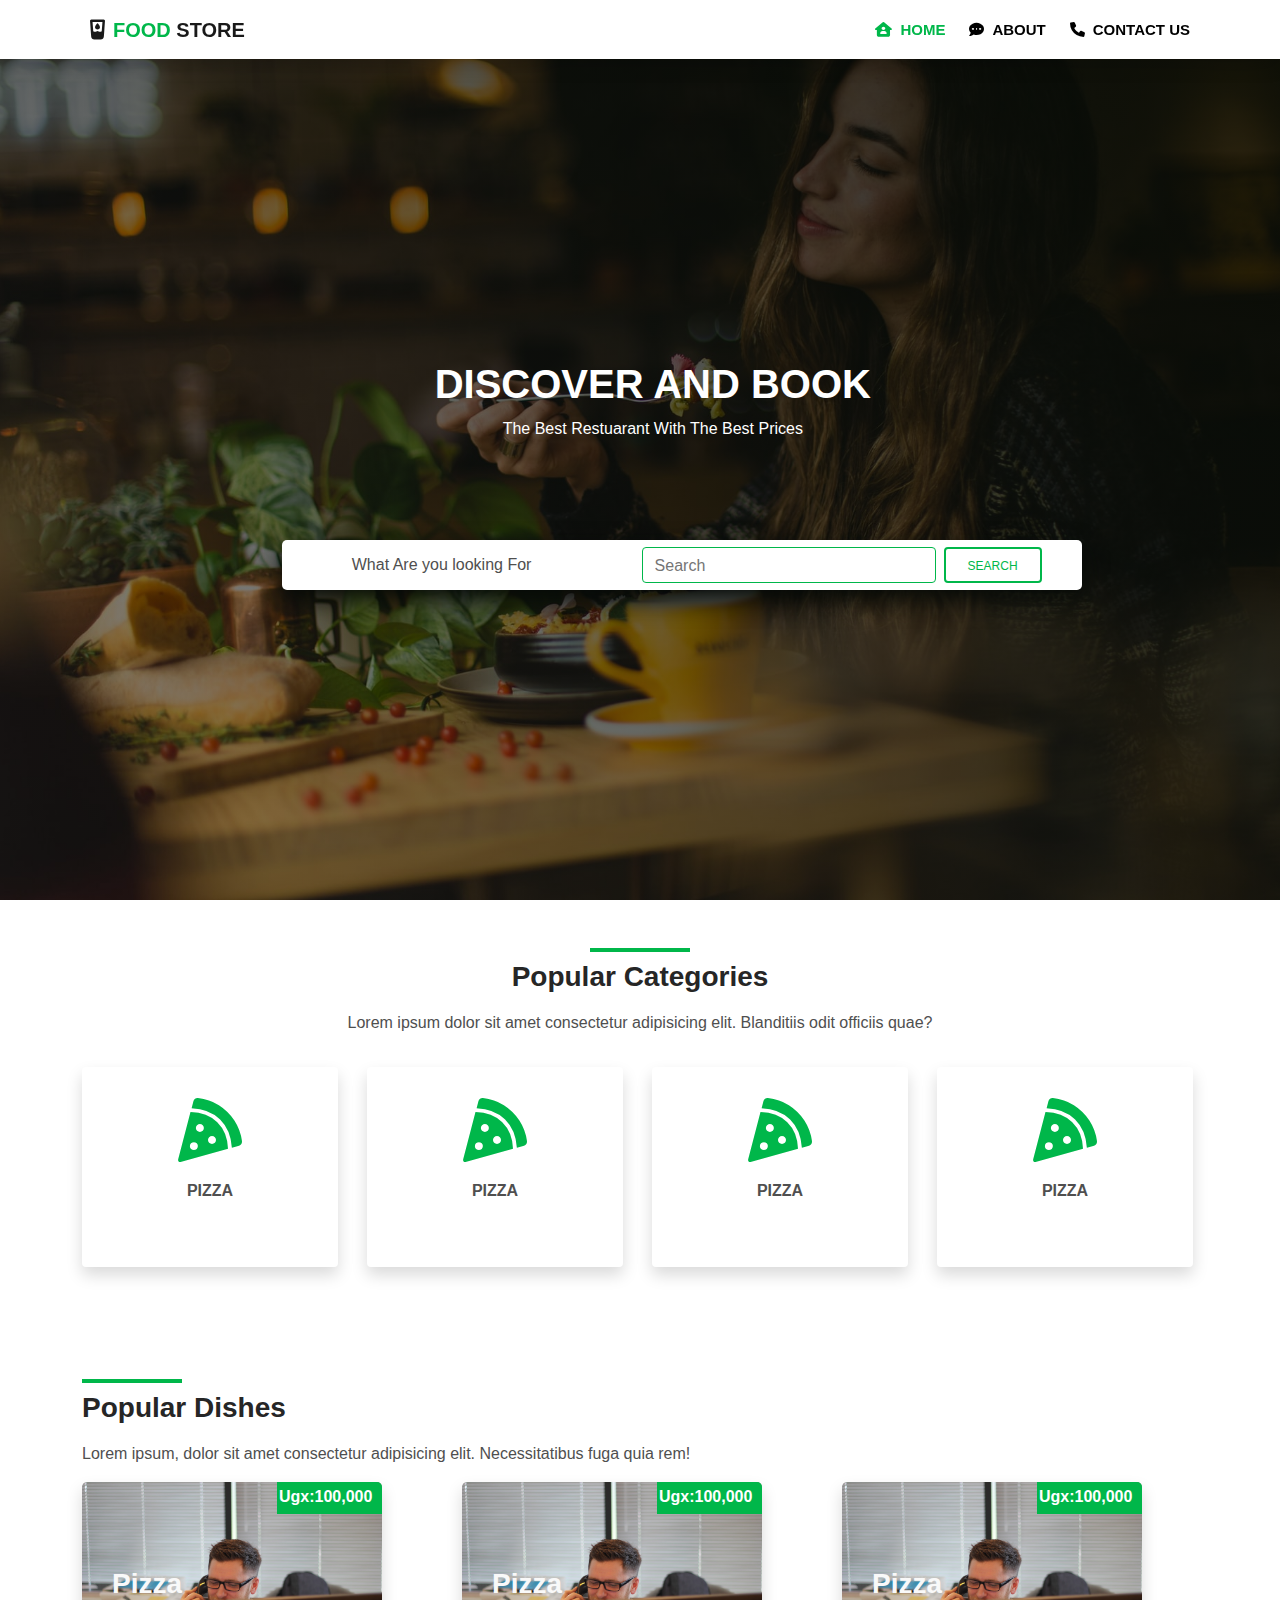
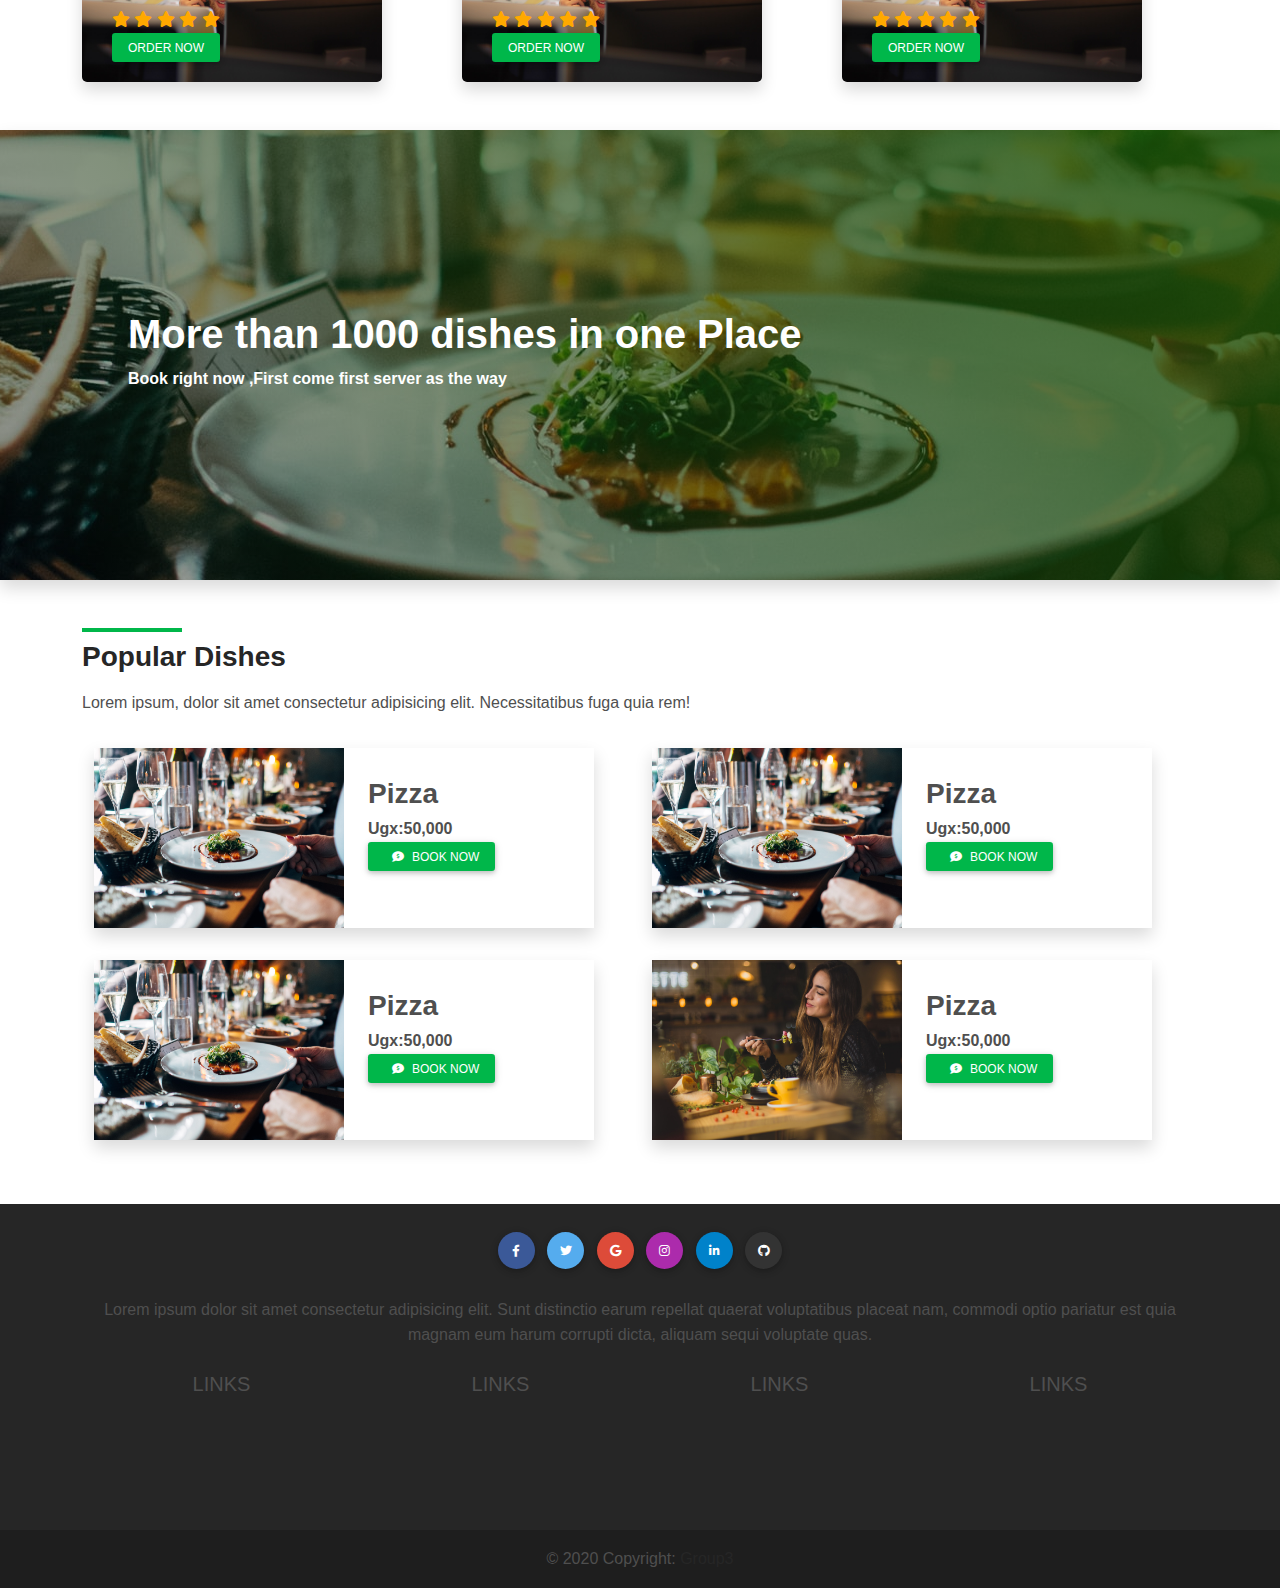
<file: index.html>
<!DOCTYPE html>
<html lang="en">
<head>
    <meta charset="UTF-8">
    <meta http-equiv="X-UA-Compatible" content="IE=edge">
    <meta name="viewport" content="width=device-width, initial-scale=1.0">
    <title>Document</title>
    <!-- bootstrap files start -->
    <link rel="stylesheet" href="./asset/css/bootstrap.css">
    <link rel="stylesheet" href="./asset/css/mdb.min.css">
    <link rel="stylesheet" href="./asset/css/style.css">
    <link rel="stylesheet" href="./asset/webfonts/all.css">
    <!-- bootstrap files end -->
</head>
<body>

    <!-- Header information start -->
    <nav class="navbar navbar-expand-lg navbar-light fixed-top bg-light shadow ">
        <div class="container">
          <a class="navbar-brand fw-bold" href="#"><i class="fas fa-glass-water-droplet mx-2"></i><span class="site-color"> FOOD</span>&nbsp;STORE </a>
          <button class="navbar-toggler" type="button" data-bs-toggle="collapse" data-bs-target="#navbarSupportedContent" aria-controls="navbarSupportedContent" aria-expanded="false" aria-label="Toggle navigation">
            <span class="navbar-toggler-icon"></span>
          </button>
          <div class="collapse navbar-collapse" id="navbarSupportedContent">
            <ul class="navbar-nav ms-auto mb-2 mb-lg-0">
              <li class="nav-item">
                <a class="nav-link active" aria-current="page" href="#"><i class="fas fa-house-user mx-2"></i>Home</a>
              </li>
              <li class="nav-item">
                <a class="nav-link" href="#"><i class="fas fa-comment-dots mx-2"></i>About</a>
              </li>
              <li class="nav-item">
                <a class="nav-link" href="#"> <i class="fas fa-phone mx-2"></i>Contact Us</a>
              </li>
    
            
            </ul>
           
          </div>
        </div>
      </nav>
    <!-- Header information end -->

    <!-- hero section starts -->
    <section id="hero" class="shadow">
        
        <div class="header-details">
            <h2 class="fw-bold fs-1">DISCOVER AND BOOK</h2>
            <P>The Best Restuarant With The Best Prices</P>
       
             
        </div>
                <!-- search box -->
                <div class="search-box">
                    <div class="inputs">
                        <div class="message  text-center">
                            <p class="mt-3">What Are you looking For</p>
                        </div>    
                        <div class="search-input ">
                            <form class="d-flex">
                                <input class="form-control me-2" type="search" placeholder="Search" aria-label="Search">
                                <button class="btn btn-outline-success" type="submit">Search</button>
                              </form>
                        </div>    
                        
                    </div>
                                    
                </div>
                <!-- search box -->
    </section>
    <!-- hero section ends -->


    <!-- popular  categories start -->
    <section id="categories" class="py-5 bg-light">
        <div class="container">
            <div class="row">
                <div class="col-md-12">

                    <!-- liners -->
                    <div class="line"></div>
                    <h3 class="text-center text-dark p-2 fw-bold">Popular Categories</h3>
                   <p class="text-center">Lorem ipsum dolor sit amet consectetur adipisicing elit. Blanditiis odit officiis quae?</p>
                    <div class="row py-3">
                        <!-- card one start -->
                            <div class="col-md-3">
                                <div class="card-item shadow rounded">
                                    <div class="details">
                                        <div class="icon">
                                            <i class="fas fa-pizza-slice fa-4x site-color"></i>
                                        </div>
                                        <div class="name py-3 text-center fw-bold text-uppercase">
                                            <p>Pizza</p>
                                        </div>
                                    </div>
                                
                                </div>
                            </div>
                             <!-- card one start -->
                        <!-- card one start -->
                            <div class="col-md-3">
                                <div class="card-item shadow rounded">
                                    <div class="details">
                                        <div class="icon">
                                            <i class="fas fa-pizza-slice fa-4x site-color"></i>
                                        </div>
                                        <div class="name py-3 text-center fw-bold text-uppercase">
                                            <p>Pizza</p>
                                        </div>
                                    </div>
                                
                                </div>
                            </div>
                             <!-- card one start -->
                        <!-- card one start -->
                            <div class="col-md-3">
                                <div class="card-item shadow rounded">
                                    <div class="details">
                                        <div class="icon">
                                            <i class="fas fa-pizza-slice fa-4x site-color"></i>
                                        </div>
                                        <div class="name py-3 text-center fw-bold text-uppercase">
                                            <p>Pizza</p>
                                        </div>
                                    </div>
                                
                                </div>
                            </div>
                             <!-- card one start -->
                        <!-- card one start -->
                            <div class="col-md-3">
                                <div class="card-item shadow rounded">
                                    <div class="details">
                                        <div class="icon">
                                            <i class="fas fa-pizza-slice fa-4x site-color"></i>
                                        </div>
                                        <div class="name py-3 text-center fw-bold text-uppercase">
                                            <p>Pizza</p>
                                        </div>
                                    </div>
                                
                                </div>
                            </div>
                             <!-- card one start -->
                    </div>
                </div>
            </div>
        </div>
    </section>
    <!-- popular  categories ends -->



    <!-- popular dishes start -->
    <section id="dishes" class="py-5">
        <div class="container">
            <div class="row">
                <div class="col-md-12">
                    <div class="line2"></div>
                    <h3 class="fw-bold py-2 text-dark">Popular Dishes</h3>
                    <p>Lorem ipsum, dolor sit amet consectetur adipisicing elit. Necessitatibus fuga quia rem!</p>
                
                <div class="row">
                    <!-- card-one -->
                        <div class="col-md-4">
                            <div class="food-card rounded shadow">
                                <img src="./asset/images/customer.jpg" alt="">
                                <div class="price">
                                    <p class="fw-bold">Ugx:100,000</p>
                                </div>
                                <div class="food-details">
                                    <span class="text-light fw-bold fs-3">Pizza </span> <br>
                                    <span>
                                        <i  class="fas fa-star text-warning"></i>
                                        <i  class="fas fa-star text-warning"></i>
                                        <i  class="fas fa-star text-warning"></i>
                                        <i  class="fas fa-star text-warning"></i>
                                        <i  class="fas fa-star text-warning"></i>
            
                                    </span> <br>
                                    <a href="#">
                                    <button type="button" class="btn btn-success btn-sm">ORDER NOW</button>
                                    </a>
                                </div>
                            </div>
                        </div>
                    <!-- card-one -->
                    <!-- card-one -->
                        <div class="col-md-4">
                            <div class="food-card rounded shadow">
                                <img src="./asset/images/customer.jpg" alt="">
                                <div class="price">
                                    <p class="fw-bold">Ugx:100,000</p>
                                </div>
                                <div class="food-details">
                                    <span class="text-light fw-bold fs-3">Pizza </span> <br>
                                    <span>
                                        <i  class="fas fa-star text-warning"></i>
                                        <i  class="fas fa-star text-warning"></i>
                                        <i  class="fas fa-star text-warning"></i>
                                        <i  class="fas fa-star text-warning"></i>
                                        <i  class="fas fa-star text-warning"></i>
            
                                    </span> <br>
                                    <a href="#">
                                    <button type="button" class="btn btn-success btn-sm">ORDER NOW</button>
                                    </a>
                                </div>
                            </div>
                        </div>
                    <!-- card-one -->
                    <!-- card-one -->
                        <div class="col-md-4">
                            <div class="food-card rounded shadow">
                                <img src="./asset/images/customer.jpg" alt="">
                                <div class="price">
                                    <p class="fw-bold">Ugx:100,000</p>
                                </div>
                                <div class="food-details">
                                    <span class="text-light fw-bold fs-3">Pizza </span> <br>
                                    <span>
                                        <i  class="fas fa-star text-warning"></i>
                                        <i  class="fas fa-star text-warning"></i>
                                        <i  class="fas fa-star text-warning"></i>
                                        <i  class="fas fa-star text-warning"></i>
                                        <i  class="fas fa-star text-warning"></i>
            
                                    </span> <br>
                                    <a href="#">
                                    <button type="button" class="btn btn-success btn-sm">ORDER NOW</button>
                                    </a>
                                </div>
                            </div>
                        </div>
                    <!-- card-one -->
                </div>
                </div>
            </div>
        </div>
    </section>
    <!--popular dishes ens -->


    <!-- runner starts -->
    <div class="runner shadow ">
        <div class="container">
            <div class="row">
                <div class="col-md-12">
                    <div class="runner-details">

                        <h1 class="fw-bold">More than 1000 dishes in one Place</h1>
                        <p class="fw-bold">Book right now ,First come first server as the way</p>
                    </div>
                </div>
            </div>
        </div>
    </div>
    <!-- runner ends -->


    <!-- our list start -->
    <section id="list" class="py-5">
        <div class="container">
            <div class="line2"></div>
            <h3 class="fw-bold py-2 text-dark">Popular Dishes</h3>
            <p>Lorem ipsum, dolor sit amet consectetur adipisicing elit. Necessitatibus fuga quia rem!</p>
            <div class="container">
                <div class="row">
                    <div class="col-md-12">
                        <div class="row">
                            <!-- item-card start -->
                                <div class="col-md-6 py-3">
                                    <div class="item-card shadow">
                                            <div class="image bg-danger">
                                                <img src="./asset/images/landing_one.jpg" class="z" alt="">
                                            </div>
                                            <div class="details p-4">
                                                <span class="fw-bold fs-3">Pizza</span> <br>
                                                <span class="fw-bold ">Ugx:50,000</span><br>
                                                <a href="order.html">
                                                <button type="button" class="btn btn-success btn-sm"><i class="fas fa-comment-dollar mx-2"></i>BOOK NOW</button>
                                                </a>
                                            </div>
                                    </div>
                                </div>
                            <!-- item-card start -->
                            <!-- item-card start -->
                                <div class="col-md-6 py-3">
                                    <div class="item-card shadow">
                                            <div class="image bg-danger">
                                                <img src="./asset/images/landing_one.jpg" class="z" alt="">
                                            </div>
                                            <div class="details p-4">
                                                <span class="fw-bold fs-3">Pizza</span> <br>
                                                <span class="fw-bold ">Ugx:50,000</span><br>
                                                <button type="button" class="btn btn-success btn-sm"><i class="fas fa-comment-dollar mx-2"></i>BOOK NOW</button>
                                            </div>
                                    </div>
                                </div>
                            <!-- item-card start -->
                            <!-- item-card start -->
                                <div class="col-md-6 py-3">
                                    <div class="item-card shadow">
                                            <div class="image bg-danger">
                                                <img src="./asset/images/landing_one.jpg" class="z" alt="">
                                            </div>
                                            <div class="details p-4">
                                                <span class="fw-bold fs-3">Pizza</span> <br>
                                                <span class="fw-bold ">Ugx:50,000</span><br>
                                                <button type="button" class="btn btn-success btn-sm"><i class="fas fa-comment-dollar mx-2"></i>BOOK NOW</button>
                                            </div>
                                    </div>
                                </div>
                            <!-- item-card start -->
                            <!-- item-card start -->
                                <div class="col-md-6 py-3">
                                    <div class="item-card shadow">
                                            <div class="image bg-danger">
                                                <img src="./asset/images/landing_two.jpg" class="z" alt="">
                                            </div>
                                            <div class="details p-4">
                                                <span class="fw-bold fs-3">Pizza</span> <br>
                                                <span class="fw-bold ">Ugx:50,000</span><br>
                                                <button type="button" class="btn btn-success btn-sm"><i class="fas fa-comment-dollar mx-2"></i>BOOK NOW</button>
                                            </div>
                                    </div>
                                </div>
                            <!-- item-card start -->
                        </div>
                    </div>
                </div>
            </div>
        </div>
       
    </section>
    <!-- our list ends -->











<!-- footer -->
<!-- Footer -->
<footer class="bg-dark text-center ">
    <!-- Grid container -->
    <div class="container p-4">
  
      <!-- Section: Social media -->
      <section class="mb-4">
        <!-- Facebook -->
        <a class="btn btn-primary btn-floating m-1" style="background-color: #3b5998" href="#!" role="button"><i class="fab fa-facebook-f"></i></a>
  
        <!-- Twitter -->
        <a class="btn btn-primary btn-floating m-1" style="background-color: #55acee" href="#!" role="button"><i class="fab fa-twitter"></i></a>
  
        <!-- Google -->
        <a class="btn btn-primary btn-floating m-1" style="background-color: #dd4b39" href="#!" role="button"><i class="fab fa-google"></i></a>
  
        <!-- Instagram -->
        <a class="btn btn-primary btn-floating m-1" style="background-color: #ac2bac" href="#!" role="button"><i class="fab fa-instagram"></i></a>
  
        <!-- Linkedin -->
        <a class="btn btn-primary btn-floating m-1" style="background-color: #0082ca" href="#!" role="button"><i class="fab fa-linkedin-in"></i></a>
        <!-- Github -->
        <a class="btn btn-primary btn-floating m-1" style="background-color: #333333" href="#!" role="button"><i class="fab fa-github"></i></a>
      </section>
      <!-- Section: Social media -->
  
  
  
      <!-- Section: Text -->
      <section class="mb-4">
        <p>
          Lorem ipsum dolor sit amet consectetur adipisicing elit. Sunt
          distinctio earum repellat quaerat voluptatibus placeat nam,
          commodi optio pariatur est quia magnam eum harum corrupti dicta,
          aliquam sequi voluptate quas.
        </p>
      </section>
      <!-- Section: Text -->
  
  
      <!-- Section: Links -->
      <section class="">
        <!--Grid row-->
        <div class="row">
          <!--Grid column-->
          <div class="col-lg-3 col-md-6 mb-4 mb-md-0">
            <h5 class="text-uppercase">Links</h5>
  
            <ul class="list-unstyled mb-0">
              <li>
                <a href="#!" class="text-dark">Link 1</a>
              </li>
              <li>
                <a href="#!" class="text-dark">Link 2</a>
              </li>
              <li>
                <a href="#!" class="text-dark">Link 3</a>
              </li>
              <li>
                <a href="#!" class="text-dark">Link 4</a>
              </li>
            </ul>
          </div>
          <!--Grid column-->
  
          <!--Grid column-->
          <div class="col-lg-3 col-md-6 mb-4 mb-md-0">
            <h5 class="text-uppercase">Links</h5>
  
            <ul class="list-unstyled mb-0">
              <li>
                <a href="#!" class="text-dark">Link 1</a>
              </li>
              <li>
                <a href="#!" class="text-dark">Link 2</a>
              </li>
              <li>
                <a href="#!" class="text-dark">Link 3</a>
              </li>
              <li>
                <a href="#!" class="text-dark">Link 4</a>
              </li>
            </ul>
          </div>
          <!--Grid column-->
  
          <!--Grid column-->
          <div class="col-lg-3 col-md-6 mb-4 mb-md-0">
            <h5 class="text-uppercase">Links</h5>
  
            <ul class="list-unstyled mb-0">
              <li>
                <a href="#!" class="text-dark">Link 1</a>
              </li>
              <li>
                <a href="#!" class="text-dark">Link 2</a>
              </li>
              <li>
                <a href="#!" class="text-dark">Link 3</a>
              </li>
              <li>
                <a href="#!" class="text-dark">Link 4</a>
              </li>
            </ul>
          </div>
          <!--Grid column-->
  
          <!--Grid column-->
          <div class="col-lg-3 col-md-6 mb-4 mb-md-0">
            <h5 class="text-uppercase">Links</h5>
  
            <ul class="list-unstyled mb-0">
              <li>
                <a href="#!" class="text-dark">Link 1</a>
              </li>
              <li>
                <a href="#!" class="text-dark">Link 2</a>
              </li>
              <li>
                <a href="#!" class="text-dark">Link 3</a>
              </li>
              <li>
                <a href="#!" class="text-dark">Link 4</a>
              </li>
            </ul>
          </div>
          <!--Grid column-->
        </div>
        <!--Grid row-->
      </section>
      <!-- Section: Links -->
  
    </div>
    <!-- Grid container -->
  
    <!-- Copyright -->
    <div class="text-center p-3" style="background-color: rgba(0, 0, 0, 0.2)">
      © 2020 Copyright:
      <a class="text-dark" href="#">Group3</a>
    </div>
    <!-- Copyright -->
  
  </footer>
  <!-- Footer -->
<!-- footer -->
    
    <!-- xscripts start -->
    <script src="./asset/js/bootstrap.js"></script>
    <!-- <script src="./asset/js/jquery.jsX"></script> -->
    <script src="./asset/js/mdb.min.js"></script>
    <!-- xscripts ens -->
</body>
</html>
</file>
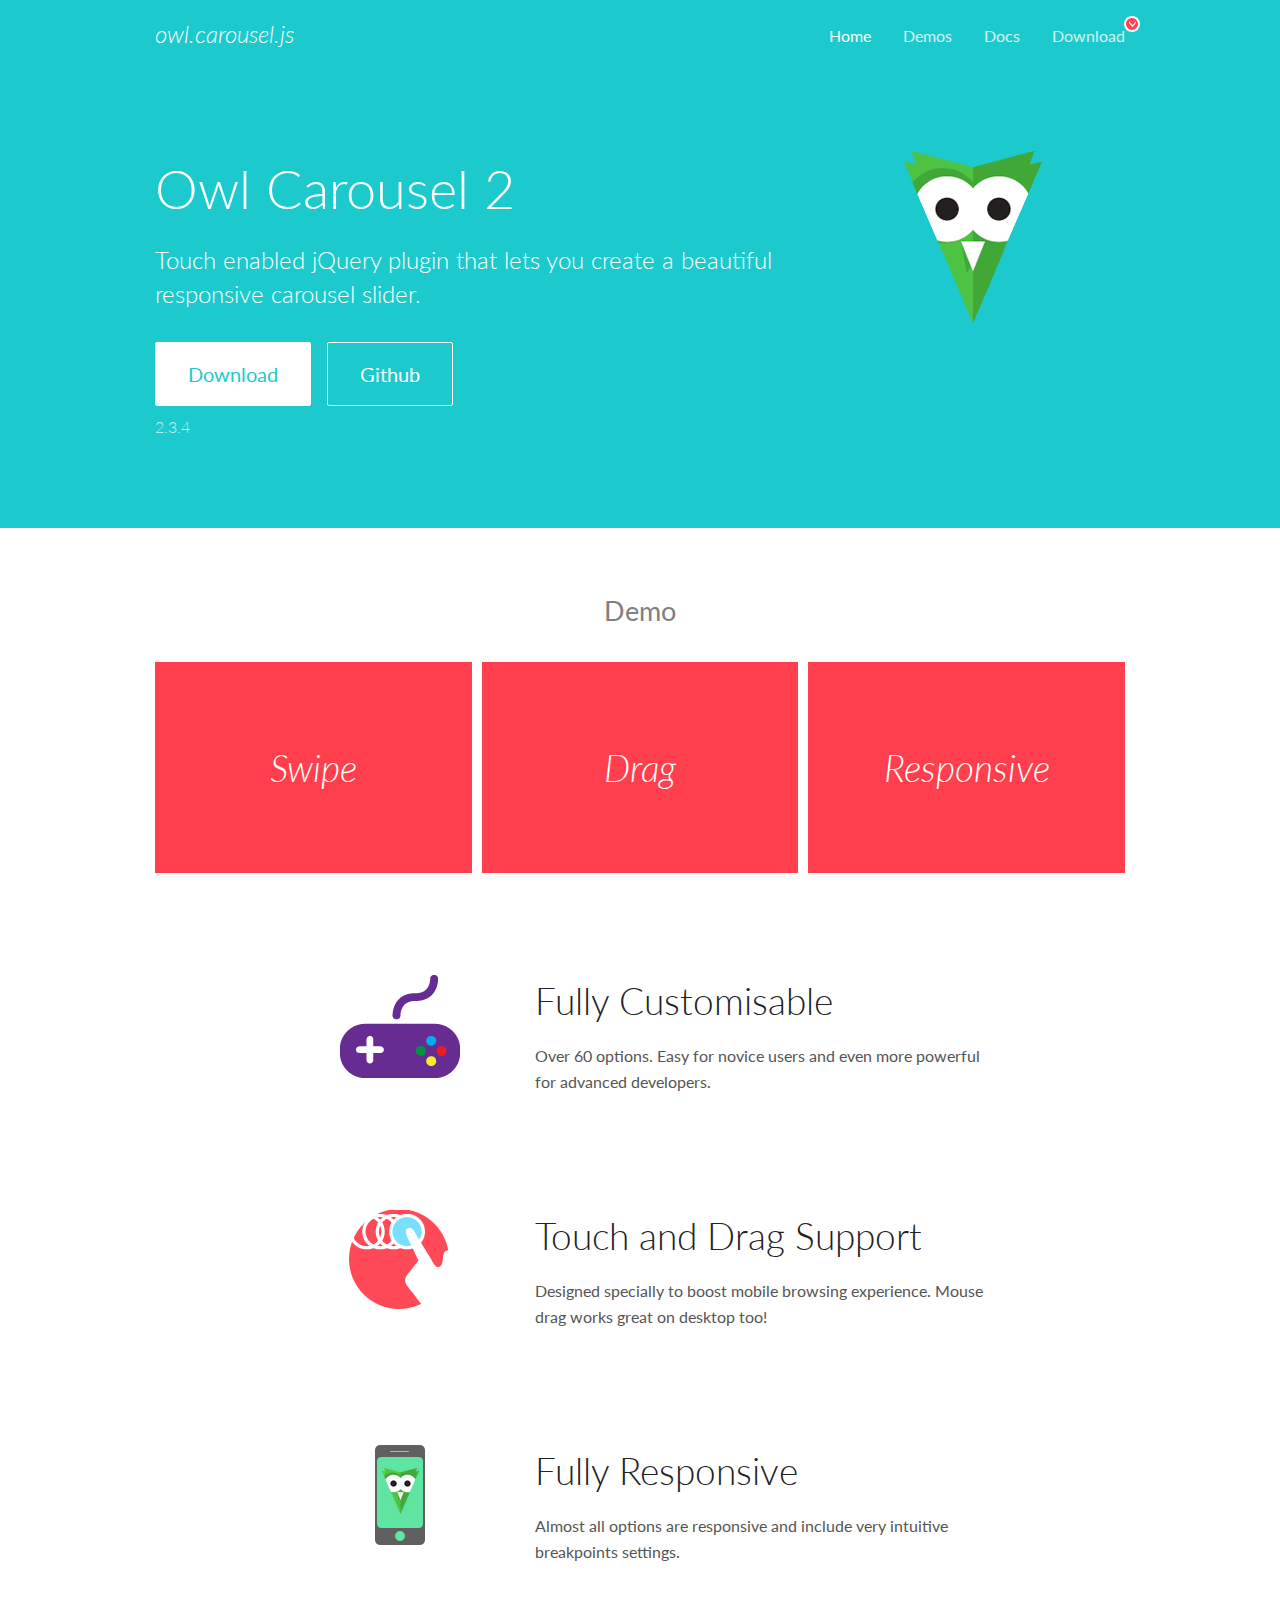
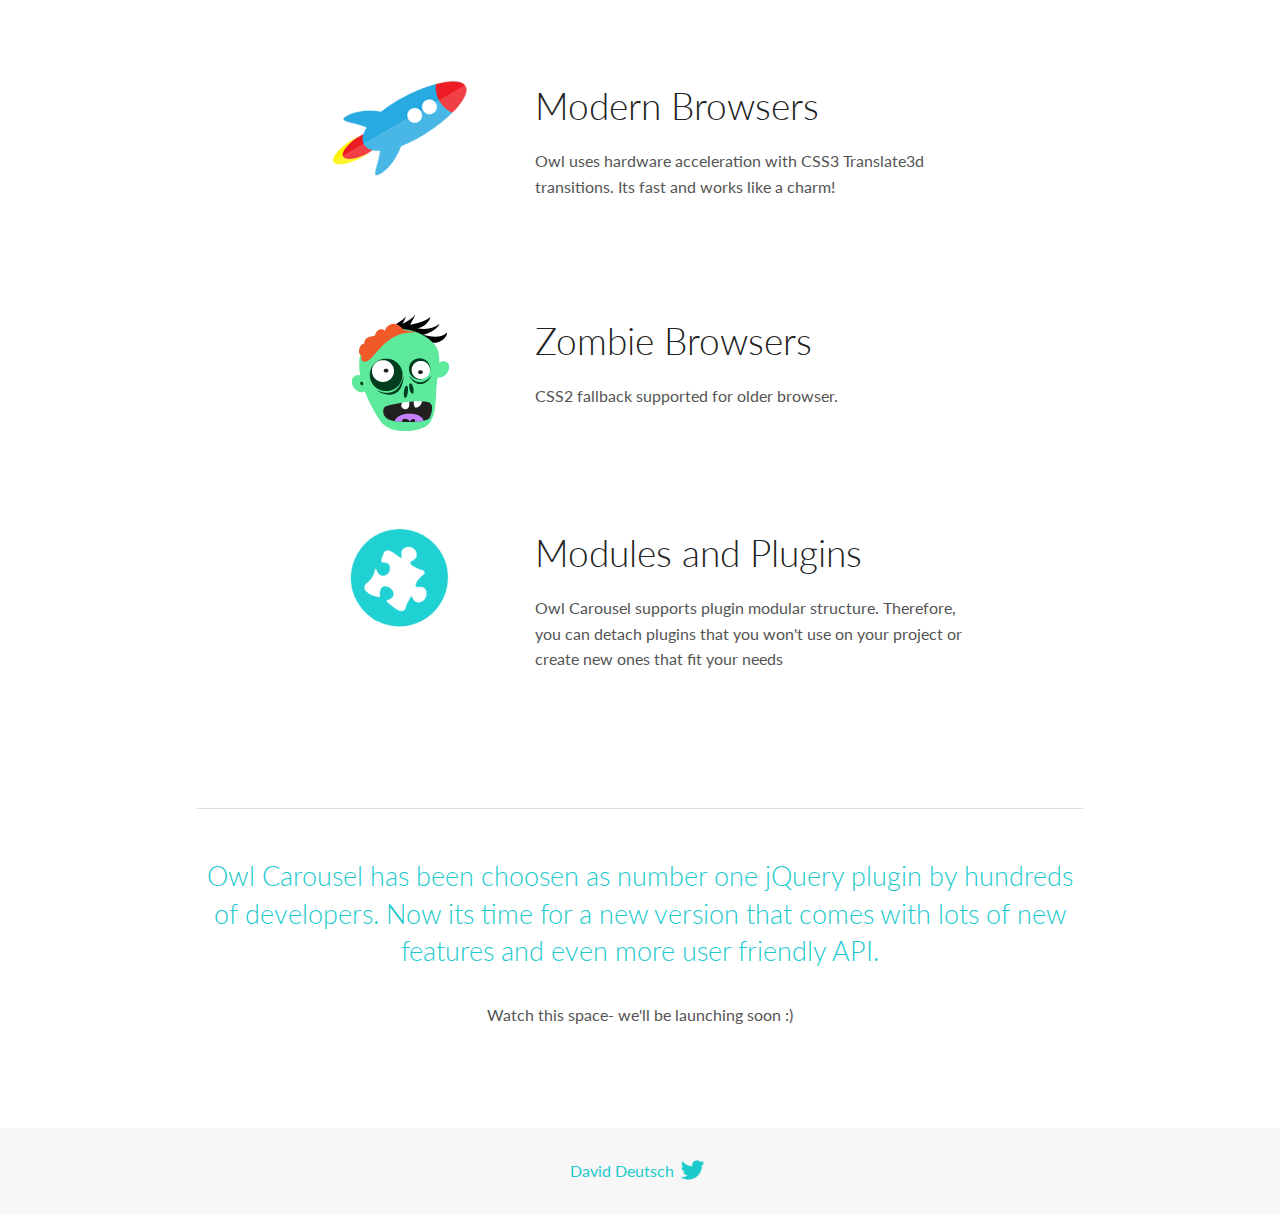
<file: OwlCarousel2-2.3.4/OwlCarousel2-2.3.4/docs/index.html>
<!DOCTYPE html>
<html lang="en">
  <head>

    <!-- head -->
    <meta charset="utf-8">
    <meta name="msapplication-tap-highlight" content="no" />
    <meta name="viewport" content="width=device-width, initial-scale=1.0" />
    <meta name="description" content="Touch enabled jQuery plugin that lets you create beautiful responsive carousel slider.">
    <meta name="author" content="David Deutsch">
    <title>
      Home | Owl Carousel | 2.3.4
    </title>

    <!-- Stylesheets -->
    <link href='https://fonts.googleapis.com/css?family=Lato:300,400,700,400italic,300italic' rel='stylesheet' type='text/css'>
    <link rel="stylesheet" href="assets/css/docs.theme.min.css">

    <!-- Owl Stylesheets -->
    <link rel="stylesheet" href="assets/owlcarousel/assets/owl.carousel.min.css">
    <link rel="stylesheet" href="assets/owlcarousel/assets/owl.theme.default.min.css">

    <!-- HTML5 shim and Respond.js IE8 support of HTML5 elements and media queries -->

    <!--[if lt IE 9]>
      <script src="https://oss.maxcdn.com/libs/html5shiv/3.7.0/html5shiv.js"></script>
      <script src="https://oss.maxcdn.com/libs/respond.js/1.3.0/respond.min.js"></script>
    <![endif]-->

    <!-- Favicons -->
    <link rel="apple-touch-icon-precomposed" sizes="144x144" href="assets/ico/apple-touch-icon-144-precomposed.png">
    <link rel="shortcut icon" href="assets/ico/favicon.png">
    <link rel="shortcut icon" href="favicon.ico">

    <!-- Yeah i know js should not be in header. Its required for demos.-->

    <!-- javascript -->
    <script src="assets/vendors/jquery.min.js"></script>
    <script src="assets/owlcarousel/owl.carousel.js"></script>
  </head>
  <body>

    <!-- header -->
    <header class="header">
      <div class="row">
        <div class="large-12 columns">
          <div class="brand left">
            <h3>
              <a href="/OwlCarousel2/">owl.carousel.js</a> 
            </h3>
          </div>
          <a id="toggle-nav" class="right">
            <span></span> <span></span> <span></span> 
          </a> 
          <div class="nav-bar">
            <ul class="clearfix">
              <li class="active">
                <a href="/OwlCarousel2/index.html">Home</a> 
              </li>
              <li> <a href="/OwlCarousel2/demos/demos.html">Demos</a>  </li>
              <li> <a href="/OwlCarousel2/docs/started-welcome.html">Docs</a>  </li>
              <li>
                <a href="https://github.com/OwlCarousel2/OwlCarousel2/archive/2.3.4.zip">Download</a> 
                <span class="download"></span> 
              </li>
            </ul>
          </div>
        </div>
      </div>
    </header>

    <!-- home panel -->
    <section id="hero">
      <div class="row">
        <div class="large-8 medium-8 columns">
          <h1>Owl Carousel 2</h1>
          <h4>Touch enabled jQuery plugin that lets you create a beautiful responsive carousel slider.</h4>
          <a href="https://github.com/OwlCarousel2/OwlCarousel2/archive/2.3.4.zip" class="hero-button">Download</a> 
          <a href="https://github.com/OwlCarousel2/OwlCarousel2" class="hero-button outline">Github</a> 
          <p>2.3.4</p>
        </div>
        <div class="large-4 medium-4 columns">
          <img class="owl-logo" src="assets/img/owl-logo.png" alt="mr. Owl">
        </div>
      </div>
    </section>

    <!-- body -->
    <div class="home-demo">
      <div class="row">
        <div class="large-12 columns">
          <h3>Demo</h3>
          <div class="owl-carousel">
            <div class="item">
              <h2>Swipe</h2>
            </div>
            <div class="item">
              <h2>Drag</h2>
            </div>
            <div class="item">
              <h2>Responsive</h2>
            </div>
            <div class="item">
              <h2>CSS3</h2>
            </div>
            <div class="item">
              <h2>Fast</h2>
            </div>
            <div class="item">
              <h2>Easy</h2>
            </div>
            <div class="item">
              <h2>Free</h2>
            </div>
            <div class="item">
              <h2>Upgradable</h2>
            </div>
            <div class="item">
              <h2>Tons of options</h2>
            </div>
            <div class="item">
              <h2>Infinity</h2>
            </div>
            <div class="item">
              <h2>Auto Width</h2>
            </div>
          </div>
        </div>
      </div>
    </div>
    <script>
      var owl = $('.owl-carousel');
      owl.owlCarousel({
        margin: 10,
        loop: true,
        responsive: {
          0: {
            items: 1
          },
          600: {
            items: 2
          },
          1000: {
            items: 3
          }
        }
      })
    </script>

    <!-- features -->
    <div id="features">
      <div class="row">
        <div class="small-12 medium-9 small-centered columns">
          <section class="row feature">
            <div class="medium-4 small-12 columns">
              <img src="assets/img/feature-options.png" alt="">
            </div>
            <div class="medium-8 small-12 columns">
              <h2>Fully Customisable</h2>
              <p>Over 60 options. Easy for novice users and even more powerful for advanced developers.</p>
            </div>
          </section>
          <section class="row feature">
            <div class="medium-4 small-12 columns">
              <img src="assets/img/feature-drag.png" alt="">
            </div>
            <div class="medium-8 small-12 columns">
              <h2>Touch and Drag Support</h2>
              <p>Designed specially to boost mobile browsing experience. Mouse drag works great on desktop too!</p>
            </div>
          </section>
          <section class="row feature">
            <div class="medium-4 small-12 columns">
              <img src="assets/img/feature-responsive.png" alt="">
            </div>
            <div class="medium-8 small-12 columns">
              <h2>Fully Responsive</h2>
              <p>Almost all options are responsive and include very intuitive breakpoints settings.</p>
            </div>
          </section>
          <section class="row feature">
            <div class="medium-4 small-12 columns">
              <img src="assets/img/feature-modern.png" alt="">
            </div>
            <div class="medium-8 small-12 columns">
              <h2>Modern Browsers</h2>
              <p>Owl uses hardware acceleration with CSS3 Translate3d transitions. Its fast and works like a charm! </p>
            </div>
          </section>
          <section class="row feature">
            <div class="medium-4 small-12 columns">
              <img src="assets/img/feature-zombie.png" alt="">
            </div>
            <div class="medium-8 small-12 columns">
              <h2>Zombie Browsers</h2>
              <p>CSS2 fallback supported for older browser.</p>
            </div>
          </section>
          <section class="row feature">
            <div class="medium-4 small-12 columns">
              <img src="assets/img/feature-module.png" alt="">
            </div>
            <div class="medium-8 small-12 columns">
              <h2>Modules and Plugins</h2>
              <p>Owl Carousel supports plugin modular structure. Therefore, you can detach plugins that you won&#x27;t use on your project or create new ones that fit your needs</p>
            </div>
          </section>
        </div>
      </div>
    </div>

    <!-- footer -->
    <section id="teaser-text">
      <div class="row">
        <div class="small-12 medium-11 small-centered columns">
          <hr>
          <h3 id="owl-carousel-has-been-choosen-as-number-one-jquery-plugin-by-hundreds-of-developers-now-its-time-for-a-new-version-that-comes-with-lots-of-new-features-and-even-more-user-friendly-api-">Owl Carousel has been choosen as number one jQuery plugin by hundreds of developers. Now its time for a new version that comes with lots of new features and even more user friendly API.</h3>
          <p>Watch this space- we&#39;ll be launching soon :)</p>
        </div>
      </div>
    </section>

    <!-- footer -->
    <footer class="footer">
      <div class="row">
        <div class="large-12 columns">
          <h5>
            <a href="/OwlCarousel2/docs/support-contact.html">David Deutsch</a> 
            <a id="custom-tweet-button" href="https://twitter.com/share?url=https://github.com/OwlCarousel2/OwlCarousel2&text=Owl Carousel - This is so awesome! " target="_blank"></a> 
          </h5>
        </div>
      </div>
    </footer>

    <!-- vendors -->
    <script src="assets/vendors/highlight.js"></script>
    <script src="assets/js/app.js"></script>
  </body>
</html>
</file>
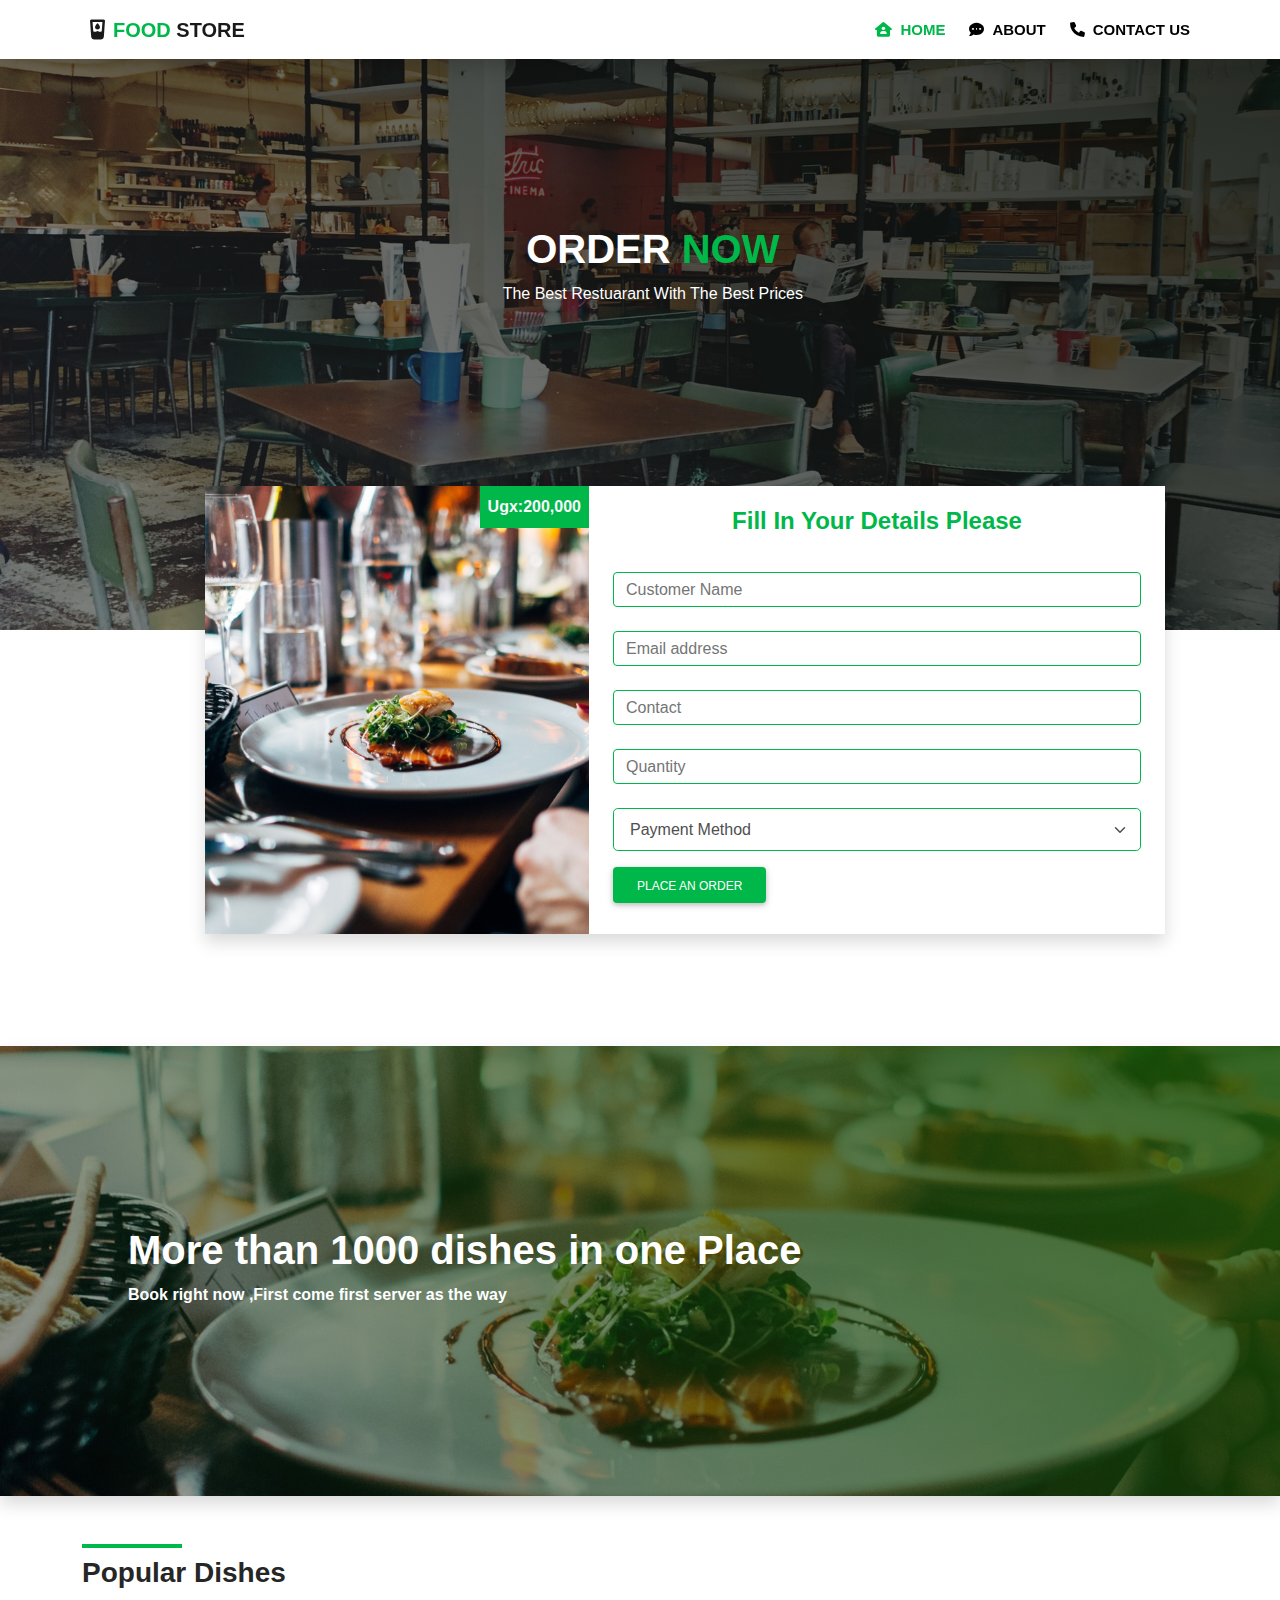
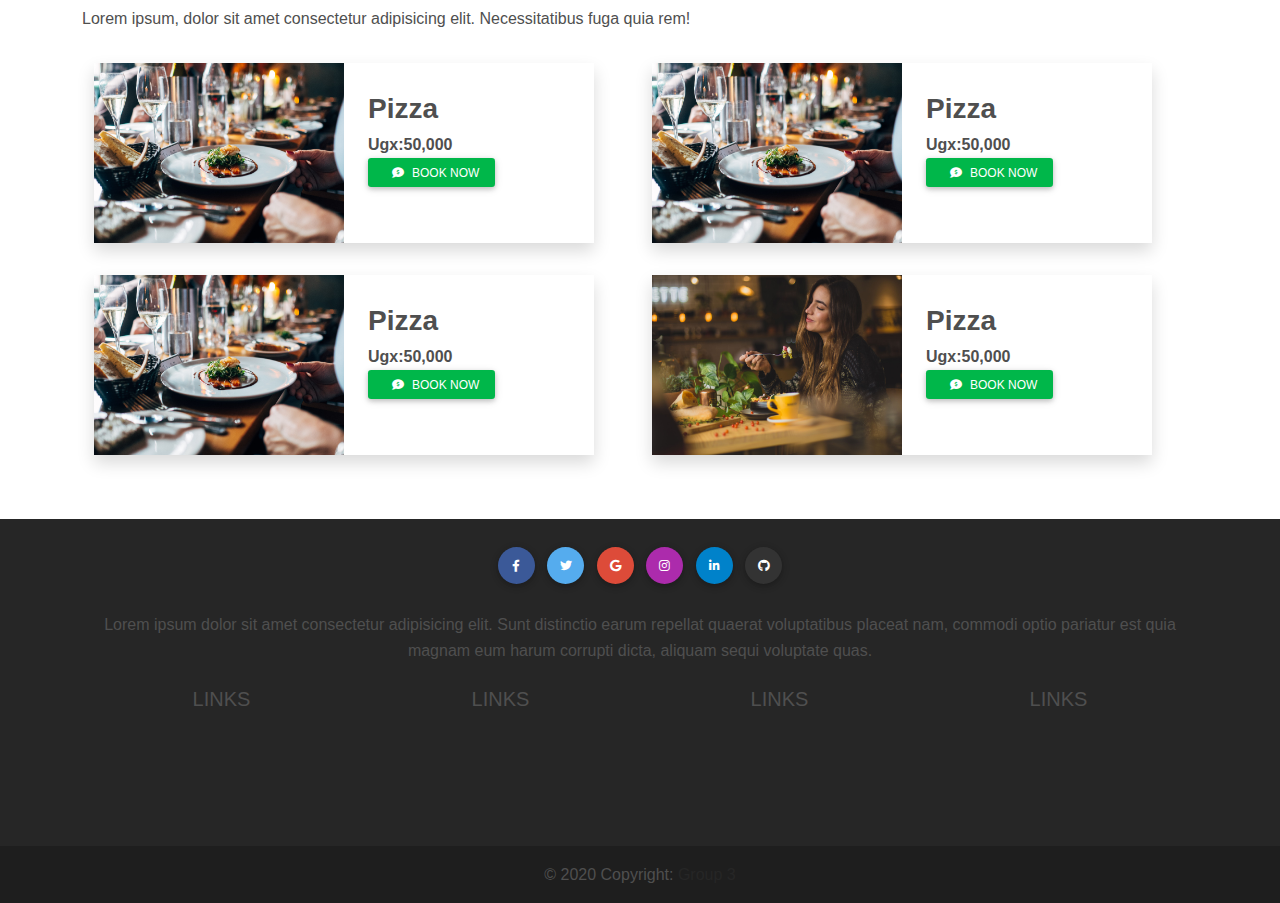
<file: order.html>
<!DOCTYPE html>
<html lang="en">
<head>
    <meta charset="UTF-8">
    <meta http-equiv="X-UA-Compatible" content="IE=edge">
    <meta name="viewport" content="width=device-width, initial-scale=1.0">
    <title>Document</title>
    <!-- bootstrap files start -->
    <link rel="stylesheet" href="./asset/css/bootstrap.css">
    <link rel="stylesheet" href="./asset/css/mdb.min.css">
    <link rel="stylesheet" href="./asset/css/style.css">
    <link rel="stylesheet" href="./asset/webfonts/all.css">
    <!-- bootstrap files end -->
</head>
<body>

    <!-- Header information start -->
    <nav class="navbar navbar-expand-lg navbar-light fixed-top bg-light shadow ">
        <div class="container">
          <a class="navbar-brand fw-bold" href="#"><i class="fas fa-glass-water-droplet mx-2"></i><span class="site-color"> FOOD</span>&nbsp;STORE </a>
          <button class="navbar-toggler" type="button" data-bs-toggle="collapse" data-bs-target="#navbarSupportedContent" aria-controls="navbarSupportedContent" aria-expanded="false" aria-label="Toggle navigation">
            <span class="navbar-toggler-icon"></span>
          </button>
          <div class="collapse navbar-collapse" id="navbarSupportedContent">
            <ul class="navbar-nav ms-auto mb-2 mb-lg-0">
              <li class="nav-item">
                <a class="nav-link active" aria-current="page" href="index.html"><i class="fas fa-house-user mx-2"></i>Home</a>
              </li>
              <li class="nav-item">
                <a class="nav-link" href="#"><i class="fas fa-comment-dots mx-2"></i>About</a>
              </li>
              <li class="nav-item">
                <a class="nav-link" href="#"> <i class="fas fa-phone mx-2"></i>Contact Us</a>
              </li>
    
            
            </ul>
           
          </div>
        </div>
      </nav>
    <!-- Header information end -->

    <!-- hero section starts -->
    <section id="hero-order" class="shadow">
        
        <div class="header-details-order">
            <h2 class="fw-bold fs-1">ORDER <span class="site-color"> NOW</span> </h2>
            <P>The Best Restuarant With The Best Prices</P>
       
             
        </div>
               
    </section>
    <!-- hero section ends -->


    <!-- popular  categories start -->
    <section id="categories" class="py-5 bg-light">
        <div class="container">
            <div class="row">
                <div class="col-md-12">

                   
                    <!-- order form starts -->
                    <div class="row justify-content-center order-form">
                        <div class="col-md-9 py-5">

                            <div class="form-container shadow">
                               <div class="left">

                                <img src="./asset/images/landing_one.jpg" alt="">
                                <div class="price-order site-bg text-light fw-bold p-2">
                                    Ugx:200,000
                                </div>
                               </div>
                               <div class="right">
                                <div class="container">
                                    <p class="site-color fw-bold fs-4 py-3 text-center">Fill In Your Details Please</p>
                                    <form class="">
                                        
                                        <div class="mb-4">
              
                                            <input type="text"placeholder="Customer Name"class="form-control" id="exampleInputEmail1" aria-describedby="emailHelp">
                                           
                                          </div>
                                        <div class="mb-4">

                                          <input type="email" placeholder="Email address" class="form-control" id="exampleInputEmail1" aria-describedby="emailHelp">
                                         
                                        </div>
                                        <div class="mb-4">
                                           
                                            <input type="number" placeholder="Contact" class="form-control" id="exampleInputEmail1" aria-describedby="emailHelp">
                                            
                                          </div>
                                          <div class="mb-4">
                                          
                                            <input type="number" placeholder="Quantity" name="quantity"class="form-control" id="exampleInputEmail1" aria-describedby="emailHelp">
                                            
                                          </div>
                                          <div class="mb-3">
                                            <select class="form-select form-select-lg mb-3" aria-label=".form-select-lg example">
                                                <option selected>Payment Method</option>
                                                <option value="Mobile Money">Mobile Money</option>
                                                <option value="Cash on Delievery">Cash on Delievery</option>
                                              
                                              </select>
                                          </div>
                                   
                                        <button type="submit" class="btn btn-success">PLACE AN ORDER</button>
                                      </form>
                                </div>
                              
                               </div>
                            </div>
                        </div>
                    </div>
                    
                    <!-- order form end -->
                </div>
            </div>
        </div>
    </section>
    <!-- popular  categories ends -->





    <!-- runner starts -->
    <div class="runner shadow " style="margin-top:20rem">
        <div class="container">
            <div class="row">
                <div class="col-md-12">
                    <div class="runner-details">

                        <h1 class="fw-bold">More than 1000 dishes in one Place</h1>
                        <p class="fw-bold">Book right now ,First come first server as the way</p>
                    </div>
                </div>
            </div>
        </div>
    </div>
    <!-- runner ends -->


    <!-- our list start -->
    <section id="list" class="py-5">
        <div class="container">
            <div class="line2"></div>
            <h3 class="fw-bold py-2 text-dark">Popular Dishes</h3>
            <p>Lorem ipsum, dolor sit amet consectetur adipisicing elit. Necessitatibus fuga quia rem!</p>
            <div class="container">
                <div class="row">
                    <div class="col-md-12">
                        <div class="row">
                            <!-- item-card start -->
                                <div class="col-md-6 py-3">
                                    <div class="item-card shadow">
                                            <div class="image bg-danger">
                                                <img src="./asset/images/landing_one.jpg" class="z" alt="">
                                            </div>
                                            <div class="details p-4">
                                                <span class="fw-bold fs-3">Pizza</span> <br>
                                                <span class="fw-bold ">Ugx:50,000</span><br>
                                                <button type="button" class="btn btn-success btn-sm"><i class="fas fa-comment-dollar mx-2"></i>BOOK NOW</button>
                                            </div>
                                    </div>
                                </div>
                            <!-- item-card start -->
                            <!-- item-card start -->
                                <div class="col-md-6 py-3">
                                    <div class="item-card shadow">
                                            <div class="image bg-danger">
                                                <img src="./asset/images/landing_one.jpg" class="z" alt="">
                                            </div>
                                            <div class="details p-4">
                                                <span class="fw-bold fs-3">Pizza</span> <br>
                                                <span class="fw-bold ">Ugx:50,000</span><br>
                                                <button type="button" class="btn btn-success btn-sm"><i class="fas fa-comment-dollar mx-2"></i>BOOK NOW</button>
                                            </div>
                                    </div>
                                </div>
                            <!-- item-card start -->
                            <!-- item-card start -->
                                <div class="col-md-6 py-3">
                                    <div class="item-card shadow">
                                            <div class="image bg-danger">
                                                <img src="./asset/images/landing_one.jpg" class="z" alt="">
                                            </div>
                                            <div class="details p-4">
                                                <span class="fw-bold fs-3">Pizza</span> <br>
                                                <span class="fw-bold ">Ugx:50,000</span><br>
                                                <button type="button" class="btn btn-success btn-sm"><i class="fas fa-comment-dollar mx-2"></i>BOOK NOW</button>
                                            </div>
                                    </div>
                                </div>
                            <!-- item-card start -->
                            <!-- item-card start -->
                                <div class="col-md-6 py-3">
                                    <div class="item-card shadow">
                                            <div class="image bg-danger">
                                                <img src="./asset/images/landing_two.jpg" class="z" alt="">
                                            </div>
                                            <div class="details p-4">
                                                <span class="fw-bold fs-3">Pizza</span> <br>
                                                <span class="fw-bold ">Ugx:50,000</span><br>
                                                <button type="button" class="btn btn-success btn-sm"><i class="fas fa-comment-dollar mx-2"></i>BOOK NOW</button>
                                            </div>
                                    </div>
                                </div>
                            <!-- item-card start -->
                        </div>
                    </div>
                </div>
            </div>
        </div>
       
    </section>
    <!-- our list ends -->











<!-- footer -->
<!-- Footer -->
<footer class="bg-dark text-center ">
    <!-- Grid container -->
    <div class="container p-4">
  
      <!-- Section: Social media -->
      <section class="mb-4">
        <!-- Facebook -->
        <a class="btn btn-primary btn-floating m-1" style="background-color: #3b5998" href="#!" role="button"><i class="fab fa-facebook-f"></i></a>
  
        <!-- Twitter -->
        <a class="btn btn-primary btn-floating m-1" style="background-color: #55acee" href="#!" role="button"><i class="fab fa-twitter"></i></a>
  
        <!-- Google -->
        <a class="btn btn-primary btn-floating m-1" style="background-color: #dd4b39" href="#!" role="button"><i class="fab fa-google"></i></a>
  
        <!-- Instagram -->
        <a class="btn btn-primary btn-floating m-1" style="background-color: #ac2bac" href="#!" role="button"><i class="fab fa-instagram"></i></a>
  
        <!-- Linkedin -->
        <a class="btn btn-primary btn-floating m-1" style="background-color: #0082ca" href="#!" role="button"><i class="fab fa-linkedin-in"></i></a>
        <!-- Github -->
        <a class="btn btn-primary btn-floating m-1" style="background-color: #333333" href="#!" role="button"><i class="fab fa-github"></i></a>
      </section>
      <!-- Section: Social media -->
  
  
  
      <!-- Section: Text -->
      <section class="mb-4">
        <p>
          Lorem ipsum dolor sit amet consectetur adipisicing elit. Sunt
          distinctio earum repellat quaerat voluptatibus placeat nam,
          commodi optio pariatur est quia magnam eum harum corrupti dicta,
          aliquam sequi voluptate quas.
        </p>
      </section>
      <!-- Section: Text -->
  
  
      <!-- Section: Links -->
      <section class="">
        <!--Grid row-->
        <div class="row">
          <!--Grid column-->
          <div class="col-lg-3 col-md-6 mb-4 mb-md-0">
            <h5 class="text-uppercase">Links</h5>
  
            <ul class="list-unstyled mb-0">
              <li>
                <a href="#!" class="text-dark">Link 1</a>
              </li>
              <li>
                <a href="#!" class="text-dark">Link 2</a>
              </li>
              <li>
                <a href="#!" class="text-dark">Link 3</a>
              </li>
              <li>
                <a href="#!" class="text-dark">Link 4</a>
              </li>
            </ul>
          </div>
          <!--Grid column-->
  
          <!--Grid column-->
          <div class="col-lg-3 col-md-6 mb-4 mb-md-0">
            <h5 class="text-uppercase">Links</h5>
  
            <ul class="list-unstyled mb-0">
              <li>
                <a href="#!" class="text-dark">Link 1</a>
              </li>
              <li>
                <a href="#!" class="text-dark">Link 2</a>
              </li>
              <li>
                <a href="#!" class="text-dark">Link 3</a>
              </li>
              <li>
                <a href="#!" class="text-dark">Link 4</a>
              </li>
            </ul>
          </div>
          <!--Grid column-->
  
          <!--Grid column-->
          <div class="col-lg-3 col-md-6 mb-4 mb-md-0">
            <h5 class="text-uppercase">Links</h5>
  
            <ul class="list-unstyled mb-0">
              <li>
                <a href="#!" class="text-dark">Link 1</a>
              </li>
              <li>
                <a href="#!" class="text-dark">Link 2</a>
              </li>
              <li>
                <a href="#!" class="text-dark">Link 3</a>
              </li>
              <li>
                <a href="#!" class="text-dark">Link 4</a>
              </li>
            </ul>
          </div>
          <!--Grid column-->
  
          <!--Grid column-->
          <div class="col-lg-3 col-md-6 mb-4 mb-md-0">
            <h5 class="text-uppercase">Links</h5>
  
            <ul class="list-unstyled mb-0">
              <li>
                <a href="#!" class="text-dark">Link 1</a>
              </li>
              <li>
                <a href="#!" class="text-dark">Link 2</a>
              </li>
              <li>
                <a href="#!" class="text-dark">Link 3</a>
              </li>
              <li>
                <a href="#!" class="text-dark">Link 4</a>
              </li>
            </ul>
          </div>
          <!--Grid column-->
        </div>
        <!--Grid row-->
      </section>
      <!-- Section: Links -->
  
    </div>
    <!-- Grid container -->
  
    <!-- Copyright -->
    <div class="text-center p-3" style="background-color: rgba(0, 0, 0, 0.2)">
      © 2020 Copyright:
      <a class="text-dark" href="">Group 3</a>
    </div>
    <!-- Copyright -->
  
  </footer>
  <!-- Footer -->
<!-- footer -->
    
    <!-- xscripts start -->
    <script src="./asset/js/bootstrap.js"></script>
    <!-- <script src="./asset/js/jquery.jsX"></script> -->
    <script src="./asset/js/mdb.min.js"></script>
    <!-- xscripts ens -->
</body>
</html>
</file>
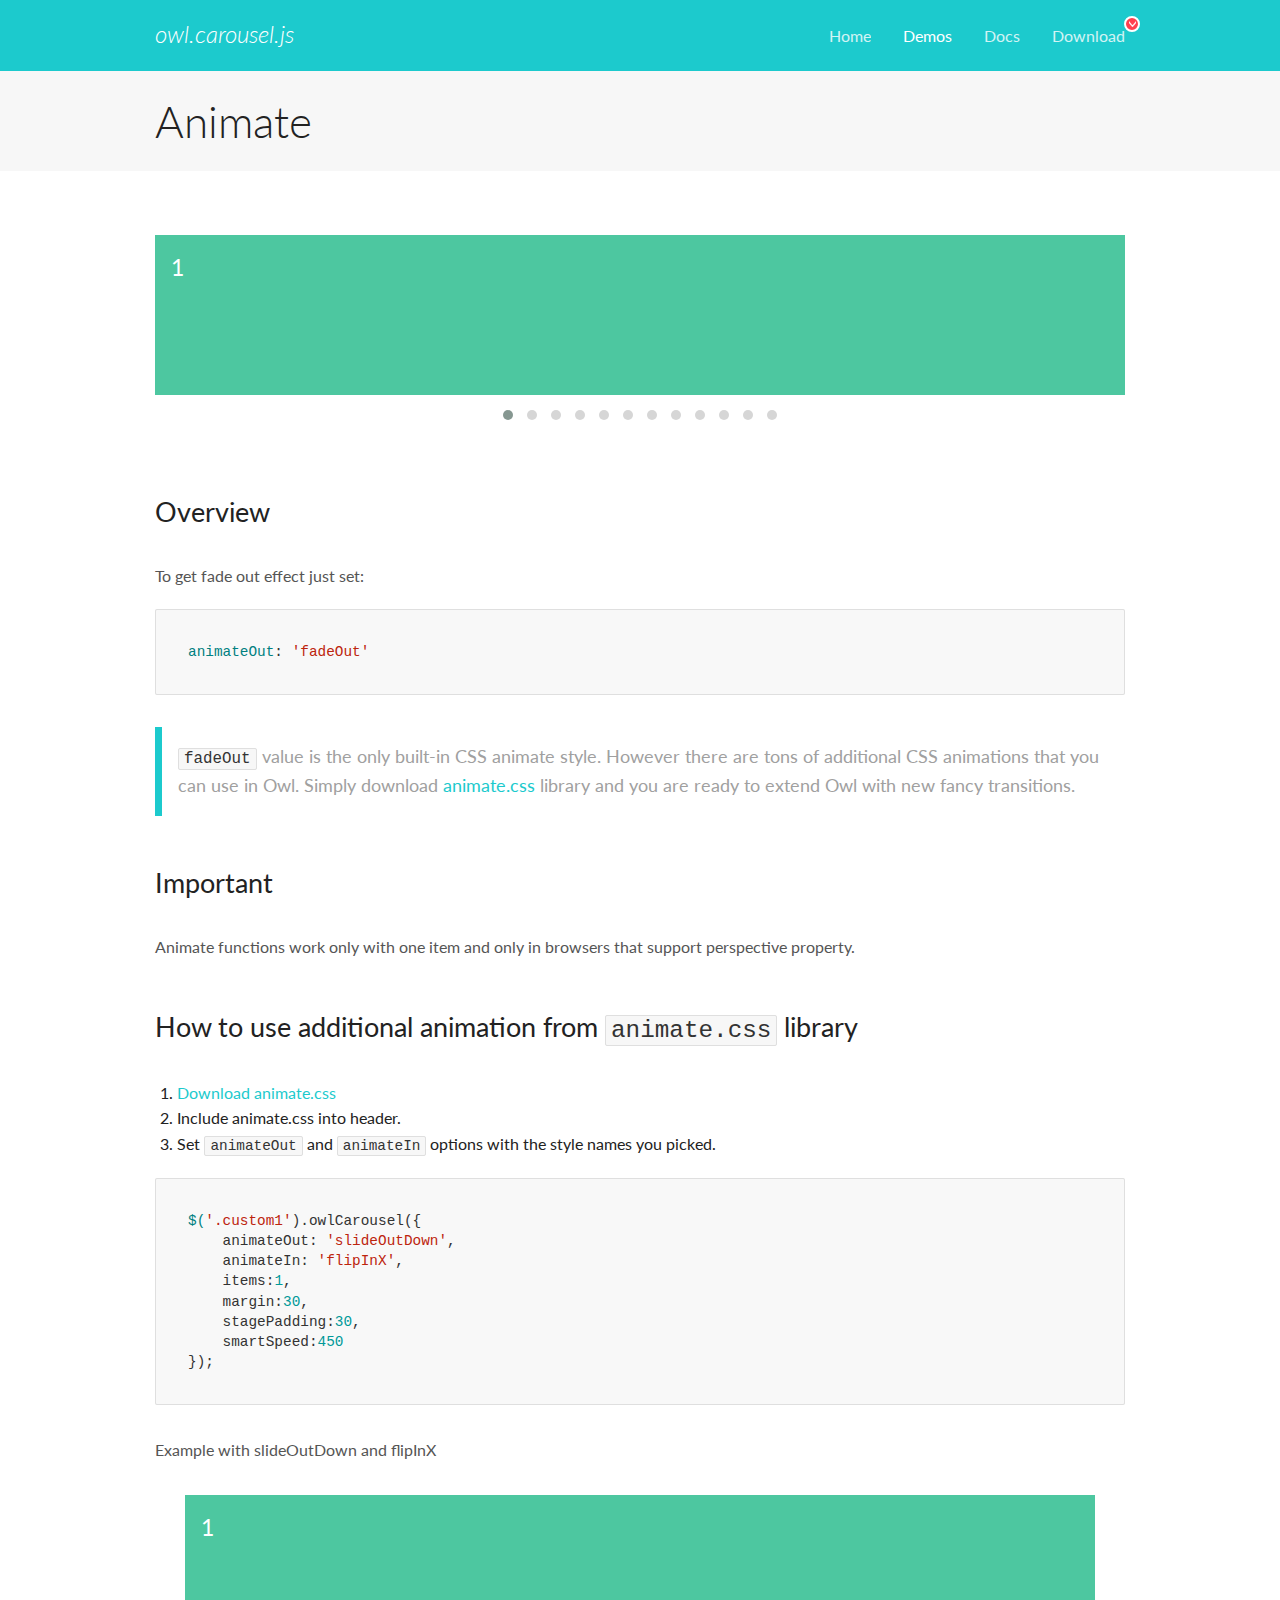
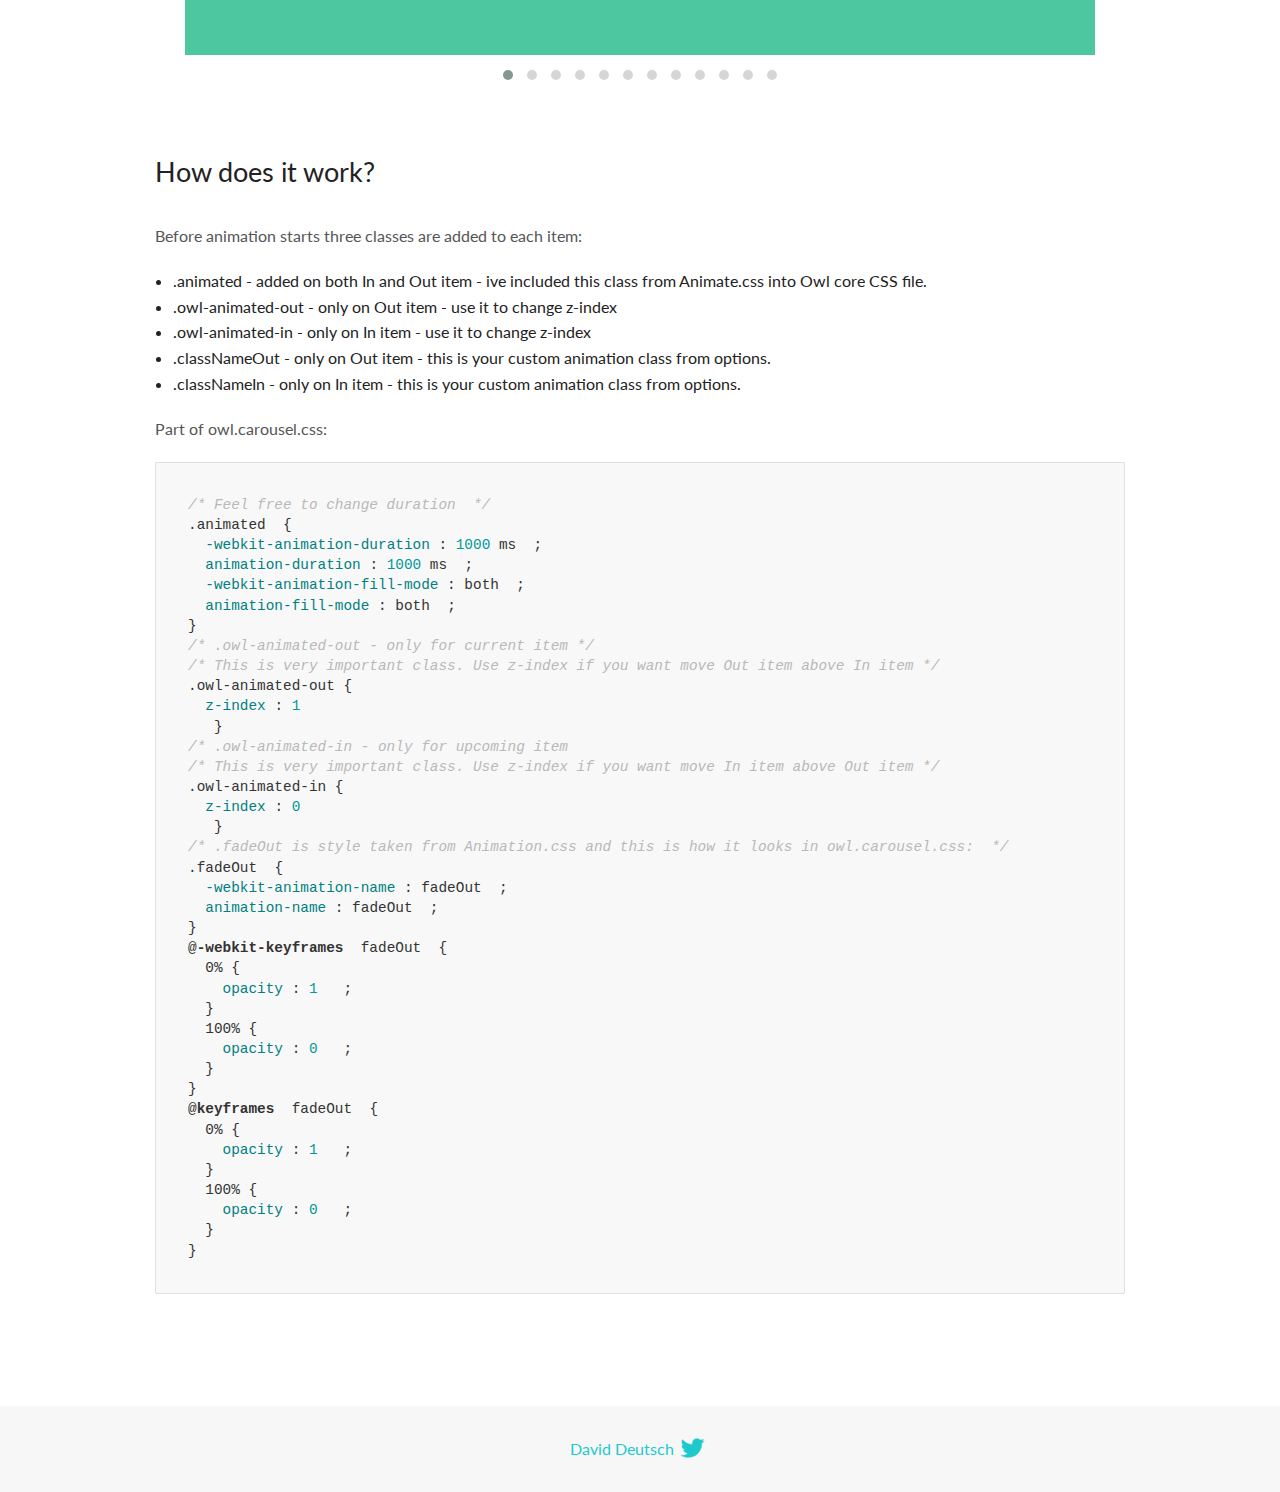
<file: OwlCarousel2-2.3.4/OwlCarousel2-2.3.4/docs/demos/animate.html>
<!DOCTYPE html>
<html lang="en">
  <head>

    <!-- head -->
    <meta charset="utf-8">
    <meta name="msapplication-tap-highlight" content="no" />
    <meta name="viewport" content="width=device-width, initial-scale=1.0" />
    <meta name="description" content="Animate carousel">
    <meta name="author" content="David Deutsch">
    <title>
      Animate Demo | Owl Carousel | 2.3.4
    </title>

    <!-- Stylesheets -->
    <link href='https://fonts.googleapis.com/css?family=Lato:300,400,700,400italic,300italic' rel='stylesheet' type='text/css'>
    <link rel="stylesheet" href="../assets/css/docs.theme.min.css">

    <!-- Owl Stylesheets -->
    <link rel="stylesheet" href="../assets/owlcarousel/assets/owl.carousel.min.css">
    <link rel="stylesheet" href="../assets/owlcarousel/assets/owl.theme.default.min.css">

    <!-- HTML5 shim and Respond.js IE8 support of HTML5 elements and media queries -->

    <!--[if lt IE 9]>
      <script src="https://oss.maxcdn.com/libs/html5shiv/3.7.0/html5shiv.js"></script>
      <script src="https://oss.maxcdn.com/libs/respond.js/1.3.0/respond.min.js"></script>
    <![endif]-->

    <!-- Favicons -->
    <link rel="apple-touch-icon-precomposed" sizes="144x144" href="../assets/ico/apple-touch-icon-144-precomposed.png">
    <link rel="shortcut icon" href="../assets/ico/favicon.png">
    <link rel="shortcut icon" href="favicon.ico">

    <!-- Yeah i know js should not be in header. Its required for demos.-->

    <!-- javascript -->
    <script src="../assets/vendors/jquery.min.js"></script>
    <script src="../assets/owlcarousel/owl.carousel.js"></script>
  </head>
  <body>

    <!-- header -->
    <header class="header">
      <div class="row">
        <div class="large-12 columns">
          <div class="brand left">
            <h3>
              <a href="/OwlCarousel2/">owl.carousel.js</a> 
            </h3>
          </div>
          <a id="toggle-nav" class="right">
            <span></span> <span></span> <span></span> 
          </a> 
          <div class="nav-bar">
            <ul class="clearfix">
              <li> <a href="/OwlCarousel2/index.html">Home</a>  </li>
              <li class="active">
                <a href="/OwlCarousel2/demos/demos.html">Demos</a> 
              </li>
              <li> <a href="/OwlCarousel2/docs/started-welcome.html">Docs</a>  </li>
              <li>
                <a href="https://github.com/OwlCarousel2/OwlCarousel2/archive/2.3.4.zip">Download</a> 
                <span class="download"></span> 
              </li>
            </ul>
          </div>
        </div>
      </div>
    </header>

    <!-- title -->
    <section class="title">
      <div class="row">
        <div class="large-12 columns">
          <h1>Animate</h1>
        </div>
      </div>
    </section>

    <!--  Demos -->
    <section id="demos">
      <div class="row">
        <div class="large-12 columns">
          <div class="fadeOut owl-carousel owl-theme">
            <div class="item">
              <h4>1</h4>
            </div>
            <div class="item">
              <h4>2</h4>
            </div>
            <div class="item">
              <h4>3</h4>
            </div>
            <div class="item">
              <h4>4</h4>
            </div>
            <div class="item">
              <h4>5</h4>
            </div>
            <div class="item">
              <h4>6</h4>
            </div>
            <div class="item">
              <h4>7</h4>
            </div>
            <div class="item">
              <h4>8</h4>
            </div>
            <div class="item">
              <h4>9</h4>
            </div>
            <div class="item">
              <h4>10</h4>
            </div>
            <div class="item">
              <h4>11</h4>
            </div>
            <div class="item">
              <h4>12</h4>
            </div>
          </div>
          <h3 id="overview">Overview</h3>
          <p>To get fade out effect just set:</p>
          <pre><code>animateOut: &#39;fadeOut&#39;</code></pre>
          <blockquote>
            <p><code>fadeOut</code> value is the only built-in CSS animate style. However there are tons of additional CSS animations that you can use in Owl. Simply download
              <a href="https://daneden.github.io/animate.css/">animate.css</a>  library and you are ready to extend Owl with new fancy transitions.</p>
          </blockquote>
          <h3 id="important">Important</h3>
          <p>Animate functions work only with one item and only in browsers that support perspective property.</p>
          <h3 id="how-to-use-additional-animation-from-animate-css-library">How to use additional animation from <code>animate.css</code> library</h3>
          <ol>
            <li> <a href="https://daneden.github.io/animate.css/">Download animate.css</a>  </li>
            <li>Include animate.css into header.</li>
            <li>Set <code>animateOut</code> and <code>animateIn</code> options with the style names you picked.</li>
          </ol>
          <pre><code>$(&#39;.custom1&#39;).owlCarousel({
    animateOut: &#39;slideOutDown&#39;,
    animateIn: &#39;flipInX&#39;,
    items:1,
    margin:30,
    stagePadding:30,
    smartSpeed:450
});</code></pre>
          <p>Example with slideOutDown and flipInX</p>
          <div class="custom1 owl-carousel owl-theme">
            <div class="item">
              <h4>1</h4>
            </div>
            <div class="item">
              <h4>2</h4>
            </div>
            <div class="item">
              <h4>3</h4>
            </div>
            <div class="item">
              <h4>4</h4>
            </div>
            <div class="item">
              <h4>5</h4>
            </div>
            <div class="item">
              <h4>6</h4>
            </div>
            <div class="item">
              <h4>7</h4>
            </div>
            <div class="item">
              <h4>8</h4>
            </div>
            <div class="item">
              <h4>9</h4>
            </div>
            <div class="item">
              <h4>10</h4>
            </div>
            <div class="item">
              <h4>11</h4>
            </div>
            <div class="item">
              <h4>12</h4>
            </div>
          </div>
          <h3 id="how-does-it-work-">How does it work?</h3>
          <p>Before animation starts three classes are added to each item:</p>
          <ul>
            <li>.animated - added on both In and Out item - ive included this class from Animate.css into Owl core CSS file.</li>
            <li>.owl-animated-out - only on Out item - use it to change z-index</li>
            <li>.owl-animated-in - only on In item - use it to change z-index</li>
            <li>.classNameOut - only on Out item - this is your custom animation class from options.</li>
            <li>.classNameIn - only on In item - this is your custom animation class from options.</li>
          </ul>
          <p>Part of owl.carousel.css:</p>
          <pre><code class="language-css"><span class="comment">/* Feel free to change duration  */</span> 
<span class="class">.animated</span>  <span class="rules">{
  <span class="rule"><span class="attribute">-webkit-animation-duration</span> :<span class="value"> <span class="number">1000</span> ms</span> </span> ;
  <span class="rule"><span class="attribute">animation-duration</span> :<span class="value"> <span class="number">1000</span> ms</span> </span> ;
  <span class="rule"><span class="attribute">-webkit-animation-fill-mode</span> :<span class="value"> both</span> </span> ;
  <span class="rule"><span class="attribute">animation-fill-mode</span> :<span class="value"> both</span> </span> ;
<span class="rule">}</span> </span> 
<span class="comment">/* .owl-animated-out - only for current item */</span> 
<span class="comment">/* This is very important class. Use z-index if you want move Out item above In item */</span> 
<span class="class">.owl-animated-out</span> <span class="rules">{
  <span class="rule"><span class="attribute">z-index</span> :<span class="value"> <span class="number">1</span> 
</span> </span> </span> }
<span class="comment">/* .owl-animated-in - only for upcoming item
/* This is very important class. Use z-index if you want move In item above Out item */</span> 
<span class="class">.owl-animated-in</span> <span class="rules">{
  <span class="rule"><span class="attribute">z-index</span> :<span class="value"> <span class="number">0</span> 
</span> </span> </span> }
<span class="comment">/* .fadeOut is style taken from Animation.css and this is how it looks in owl.carousel.css:  */</span> 
<span class="class">.fadeOut</span>  <span class="rules">{
  <span class="rule"><span class="attribute">-webkit-animation-name</span> :<span class="value"> fadeOut</span> </span> ;
  <span class="rule"><span class="attribute">animation-name</span> :<span class="value"> fadeOut</span> </span> ;
<span class="rule">}</span> </span> 
<span class="at_rule">@<span class="keyword">-webkit-keyframes</span>  fadeOut </span> {
  0% <span class="rules">{
    <span class="rule"><span class="attribute">opacity</span> :<span class="value"> <span class="number">1</span> </span> </span> ;
  <span class="rule">}</span> </span> 
  100% <span class="rules">{
    <span class="rule"><span class="attribute">opacity</span> :<span class="value"> <span class="number">0</span> </span> </span> ;
  <span class="rule">}</span> </span> 
}
<span class="at_rule">@<span class="keyword">keyframes</span>  fadeOut </span> {
  0% <span class="rules">{
    <span class="rule"><span class="attribute">opacity</span> :<span class="value"> <span class="number">1</span> </span> </span> ;
  <span class="rule">}</span> </span> 
  100% <span class="rules">{
    <span class="rule"><span class="attribute">opacity</span> :<span class="value"> <span class="number">0</span> </span> </span> ;
  <span class="rule">}</span> </span> 
}</code></pre>
          <link rel="stylesheet" href="../assets/css/animate.css">
          <script>
            jQuery(document).ready(function($) {
              $('.fadeOut').owlCarousel({
                items: 1,
                animateOut: 'fadeOut',
                loop: true,
                margin: 10,
              });
              $('.custom1').owlCarousel({
                animateOut: 'slideOutDown',
                animateIn: 'flipInX',
                items: 1,
                margin: 30,
                stagePadding: 30,
                smartSpeed: 450
              });
            });
          </script>
        </div>
      </div>
    </section>

    <!-- footer -->
    <footer class="footer">
      <div class="row">
        <div class="large-12 columns">
          <h5>
            <a href="/OwlCarousel2/docs/support-contact.html">David Deutsch</a> 
            <a id="custom-tweet-button" href="https://twitter.com/share?url=https://github.com/OwlCarousel2/OwlCarousel2&text=Owl Carousel - This is so awesome! " target="_blank"></a> 
          </h5>
        </div>
      </div>
    </footer>

    <!-- vendors -->
    <script src="../assets/vendors/highlight.js"></script>
    <script src="../assets/js/app.js"></script>
  </body>
</html>
</file>
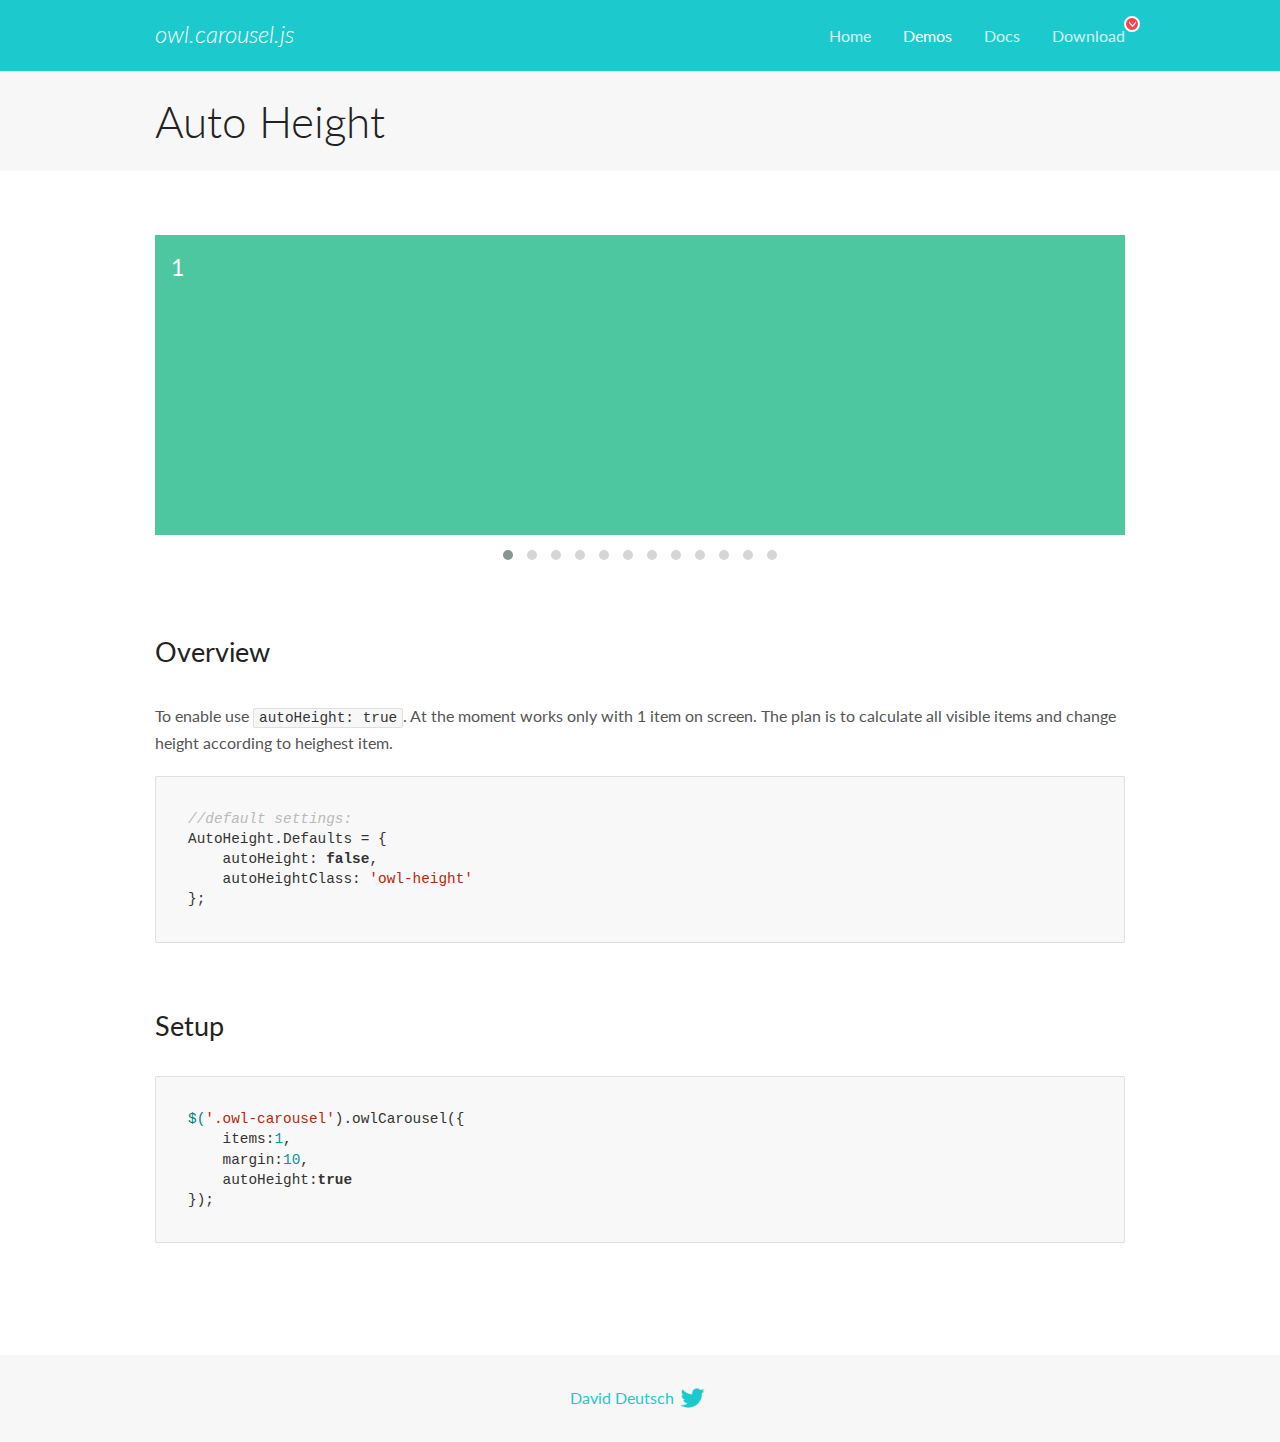
<file: OwlCarousel2-2.3.4/OwlCarousel2-2.3.4/docs/demos/autoheight.html>
<!DOCTYPE html>
<html lang="en">
  <head>

    <!-- head -->
    <meta charset="utf-8">
    <meta name="msapplication-tap-highlight" content="no" />
    <meta name="viewport" content="width=device-width, initial-scale=1.0" />
    <meta name="description" content="autoHeight usage demo">
    <meta name="author" content="David Deutsch">
    <title>
      Auto Height Demo | Owl Carousel | 2.3.4
    </title>

    <!-- Stylesheets -->
    <link href='https://fonts.googleapis.com/css?family=Lato:300,400,700,400italic,300italic' rel='stylesheet' type='text/css'>
    <link rel="stylesheet" href="../assets/css/docs.theme.min.css">

    <!-- Owl Stylesheets -->
    <link rel="stylesheet" href="../assets/owlcarousel/assets/owl.carousel.min.css">
    <link rel="stylesheet" href="../assets/owlcarousel/assets/owl.theme.default.min.css">

    <!-- HTML5 shim and Respond.js IE8 support of HTML5 elements and media queries -->

    <!--[if lt IE 9]>
      <script src="https://oss.maxcdn.com/libs/html5shiv/3.7.0/html5shiv.js"></script>
      <script src="https://oss.maxcdn.com/libs/respond.js/1.3.0/respond.min.js"></script>
    <![endif]-->

    <!-- Favicons -->
    <link rel="apple-touch-icon-precomposed" sizes="144x144" href="../assets/ico/apple-touch-icon-144-precomposed.png">
    <link rel="shortcut icon" href="../assets/ico/favicon.png">
    <link rel="shortcut icon" href="favicon.ico">

    <!-- Yeah i know js should not be in header. Its required for demos.-->

    <!-- javascript -->
    <script src="../assets/vendors/jquery.min.js"></script>
    <script src="../assets/owlcarousel/owl.carousel.js"></script>
  </head>
  <body>

    <!-- header -->
    <header class="header">
      <div class="row">
        <div class="large-12 columns">
          <div class="brand left">
            <h3>
              <a href="/OwlCarousel2/">owl.carousel.js</a> 
            </h3>
          </div>
          <a id="toggle-nav" class="right">
            <span></span> <span></span> <span></span> 
          </a> 
          <div class="nav-bar">
            <ul class="clearfix">
              <li> <a href="/OwlCarousel2/index.html">Home</a>  </li>
              <li class="active">
                <a href="/OwlCarousel2/demos/demos.html">Demos</a> 
              </li>
              <li> <a href="/OwlCarousel2/docs/started-welcome.html">Docs</a>  </li>
              <li>
                <a href="https://github.com/OwlCarousel2/OwlCarousel2/archive/2.3.4.zip">Download</a> 
                <span class="download"></span> 
              </li>
            </ul>
          </div>
        </div>
      </div>
    </header>

    <!-- title -->
    <section class="title">
      <div class="row">
        <div class="large-12 columns">
          <h1>Auto Height</h1>
        </div>
      </div>
    </section>

    <!--  Demos -->
    <section id="demos">
      <div class="row">
        <div class="large-12 columns">
          <div class="owl-carousel owl-theme">
            <div class="item" style="height:300px">
              <h4>1</h4>
            </div>
            <div class="item" style="height:100px">
              <h4>2</h4>
            </div>
            <div class="item" style="height:500px">
              <h4>3</h4>
            </div>
            <div class="item" style="height:250px">
              <h4>4</h4>
            </div>
            <div class="item" style="height:400px">
              <h4>5</h4>
            </div>
            <div class="item" style="height:500px">
              <h4>6</h4>
            </div>
            <div class="item" style="height:600px">
              <h4>7</h4>
            </div>
            <div class="item" style="height:400px">
              <h4>8</h4>
            </div>
            <div class="item" style="height:300px">
              <h4>9</h4>
            </div>
            <div class="item" style="height:350px">
              <h4>10</h4>
            </div>
            <div class="item" style="height:200px">
              <h4>11</h4>
            </div>
            <div class="item" style="height:150px">
              <h4>12</h4>
            </div>
          </div>
          <h3 id="overview">Overview</h3>
          <p>To enable use <code>autoHeight: true</code>. At the moment works only with 1 item on screen. The plan is to calculate all visible items and change height according to heighest item.</p>
          <pre><code>//default settings:
AutoHeight.Defaults = {
    autoHeight: false,
    autoHeightClass: &#39;owl-height&#39;
};</code></pre>
          <h3 id="setup">Setup</h3>
          <pre><code>$(&#39;.owl-carousel&#39;).owlCarousel({
    items:1,
    margin:10,
    autoHeight:true
});</code></pre>
          <script>
            $(document).ready(function() {
              $('.owl-carousel').owlCarousel({
                items: 1,
                margin: 10,
                autoHeight: true
              });
            })
          </script>
        </div>
      </div>
    </section>

    <!-- footer -->
    <footer class="footer">
      <div class="row">
        <div class="large-12 columns">
          <h5>
            <a href="/OwlCarousel2/docs/support-contact.html">David Deutsch</a> 
            <a id="custom-tweet-button" href="https://twitter.com/share?url=https://github.com/OwlCarousel2/OwlCarousel2&text=Owl Carousel - This is so awesome! " target="_blank"></a> 
          </h5>
        </div>
      </div>
    </footer>

    <!-- vendors -->
    <script src="../assets/vendors/highlight.js"></script>
    <script src="../assets/js/app.js"></script>
  </body>
</html>
</file>
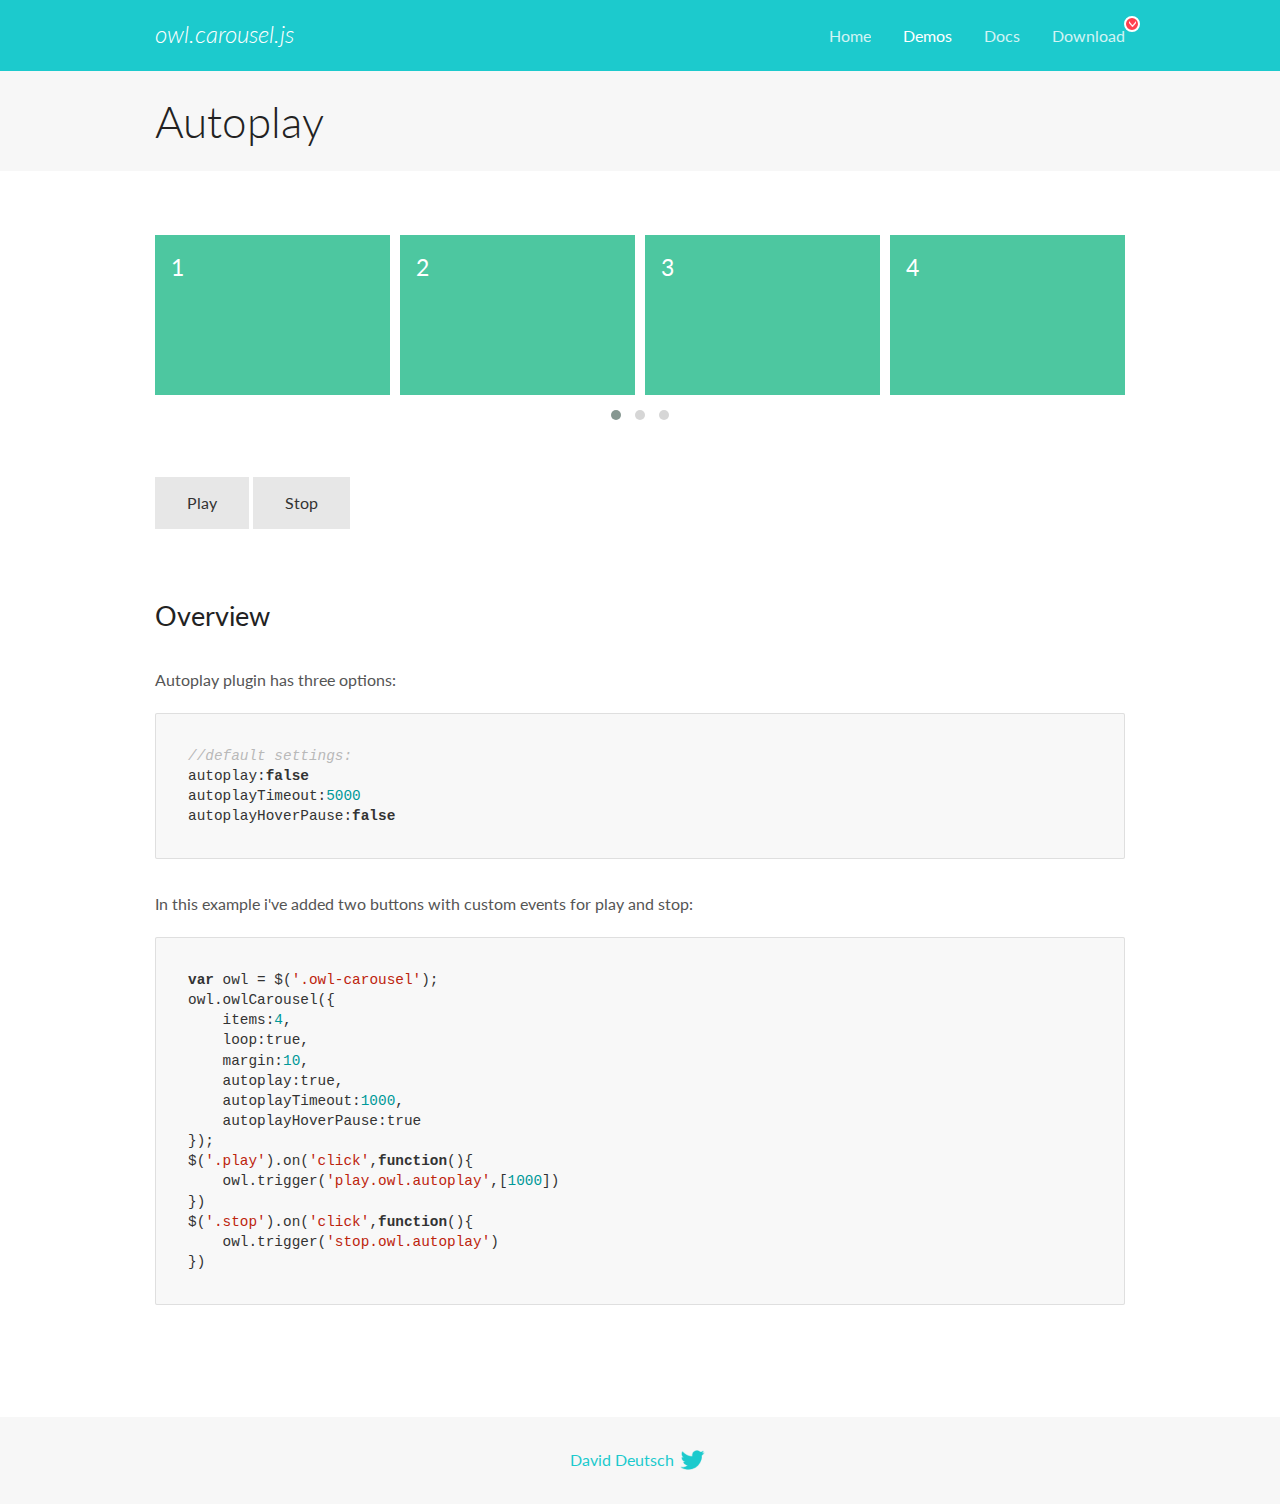
<file: OwlCarousel2-2.3.4/OwlCarousel2-2.3.4/docs/demos/autoplay.html>
<!DOCTYPE html>
<html lang="en">
  <head>

    <!-- head -->
    <meta charset="utf-8">
    <meta name="msapplication-tap-highlight" content="no" />
    <meta name="viewport" content="width=device-width, initial-scale=1.0" />
    <meta name="description" content="Autoplay usage demo">
    <meta name="author" content="David Deutsch">
    <title>
      Autoplay Demo | Owl Carousel | 2.3.4
    </title>

    <!-- Stylesheets -->
    <link href='https://fonts.googleapis.com/css?family=Lato:300,400,700,400italic,300italic' rel='stylesheet' type='text/css'>
    <link rel="stylesheet" href="../assets/css/docs.theme.min.css">

    <!-- Owl Stylesheets -->
    <link rel="stylesheet" href="../assets/owlcarousel/assets/owl.carousel.min.css">
    <link rel="stylesheet" href="../assets/owlcarousel/assets/owl.theme.default.min.css">

    <!-- HTML5 shim and Respond.js IE8 support of HTML5 elements and media queries -->

    <!--[if lt IE 9]>
      <script src="https://oss.maxcdn.com/libs/html5shiv/3.7.0/html5shiv.js"></script>
      <script src="https://oss.maxcdn.com/libs/respond.js/1.3.0/respond.min.js"></script>
    <![endif]-->

    <!-- Favicons -->
    <link rel="apple-touch-icon-precomposed" sizes="144x144" href="../assets/ico/apple-touch-icon-144-precomposed.png">
    <link rel="shortcut icon" href="../assets/ico/favicon.png">
    <link rel="shortcut icon" href="favicon.ico">

    <!-- Yeah i know js should not be in header. Its required for demos.-->

    <!-- javascript -->
    <script src="../assets/vendors/jquery.min.js"></script>
    <script src="../assets/owlcarousel/owl.carousel.js"></script>
  </head>
  <body>

    <!-- header -->
    <header class="header">
      <div class="row">
        <div class="large-12 columns">
          <div class="brand left">
            <h3>
              <a href="/OwlCarousel2/">owl.carousel.js</a> 
            </h3>
          </div>
          <a id="toggle-nav" class="right">
            <span></span> <span></span> <span></span> 
          </a> 
          <div class="nav-bar">
            <ul class="clearfix">
              <li> <a href="/OwlCarousel2/index.html">Home</a>  </li>
              <li class="active">
                <a href="/OwlCarousel2/demos/demos.html">Demos</a> 
              </li>
              <li> <a href="/OwlCarousel2/docs/started-welcome.html">Docs</a>  </li>
              <li>
                <a href="https://github.com/OwlCarousel2/OwlCarousel2/archive/2.3.4.zip">Download</a> 
                <span class="download"></span> 
              </li>
            </ul>
          </div>
        </div>
      </div>
    </header>

    <!-- title -->
    <section class="title">
      <div class="row">
        <div class="large-12 columns">
          <h1>Autoplay</h1>
        </div>
      </div>
    </section>

    <!--  Demos -->
    <section id="demos">
      <div class="row">
        <div class="large-12 columns">
          <div class="owl-carousel owl-theme">
            <div class="item">
              <h4>1</h4>
            </div>
            <div class="item">
              <h4>2</h4>
            </div>
            <div class="item">
              <h4>3</h4>
            </div>
            <div class="item">
              <h4>4</h4>
            </div>
            <div class="item">
              <h4>5</h4>
            </div>
            <div class="item">
              <h4>6</h4>
            </div>
            <div class="item">
              <h4>7</h4>
            </div>
            <div class="item">
              <h4>8</h4>
            </div>
            <div class="item">
              <h4>9</h4>
            </div>
            <div class="item">
              <h4>10</h4>
            </div>
            <div class="item">
              <h4>11</h4>
            </div>
            <div class="item">
              <h4>12</h4>
            </div>
          </div>
          <a class="button secondary play">Play</a> 
          <a class="button secondary stop">Stop</a> 
          <h3 id="overview">Overview</h3>
          <p>Autoplay plugin has three options:</p>
          <pre><code>//default settings:
autoplay:false
autoplayTimeout:5000
autoplayHoverPause:false</code></pre>
          <p>In this example i&#39;ve added two buttons with custom events for play and stop:</p>
          <pre><code>var owl = $(&#39;.owl-carousel&#39;);
owl.owlCarousel({
    items:4,
    loop:true,
    margin:10,
    autoplay:true,
    autoplayTimeout:1000,
    autoplayHoverPause:true
});
$(&#39;.play&#39;).on(&#39;click&#39;,function(){
    owl.trigger(&#39;play.owl.autoplay&#39;,[1000])
})
$(&#39;.stop&#39;).on(&#39;click&#39;,function(){
    owl.trigger(&#39;stop.owl.autoplay&#39;)
})</code></pre>
          <script>
            $(document).ready(function() {
              var owl = $('.owl-carousel');
              owl.owlCarousel({
                items: 4,
                loop: true,
                margin: 10,
                autoplay: true,
                autoplayTimeout: 1000,
                autoplayHoverPause: true
              });
              $('.play').on('click', function() {
                owl.trigger('play.owl.autoplay', [1000])
              })
              $('.stop').on('click', function() {
                owl.trigger('stop.owl.autoplay')
              })
            })
          </script>
        </div>
      </div>
    </section>

    <!-- footer -->
    <footer class="footer">
      <div class="row">
        <div class="large-12 columns">
          <h5>
            <a href="/OwlCarousel2/docs/support-contact.html">David Deutsch</a> 
            <a id="custom-tweet-button" href="https://twitter.com/share?url=https://github.com/OwlCarousel2/OwlCarousel2&text=Owl Carousel - This is so awesome! " target="_blank"></a> 
          </h5>
        </div>
      </div>
    </footer>

    <!-- vendors -->
    <script src="../assets/vendors/highlight.js"></script>
    <script src="../assets/js/app.js"></script>
  </body>
</html>
</file>
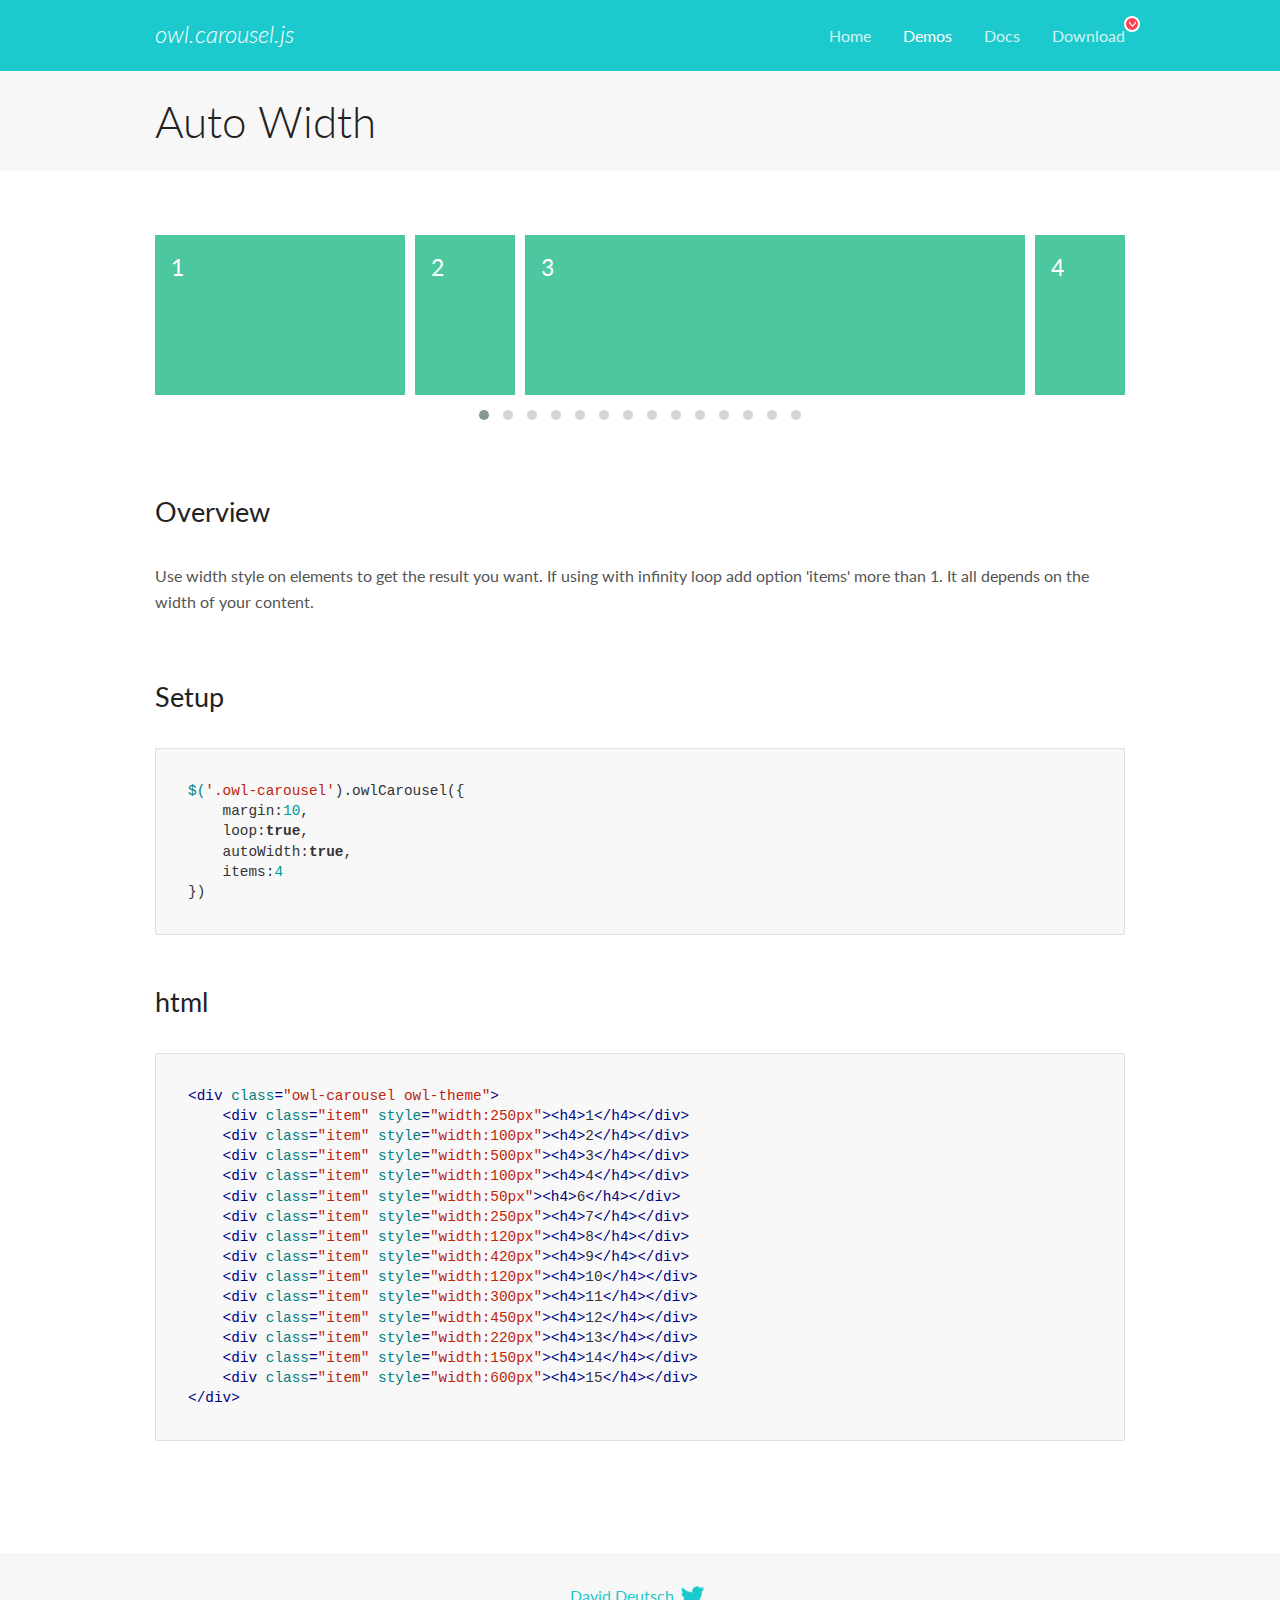
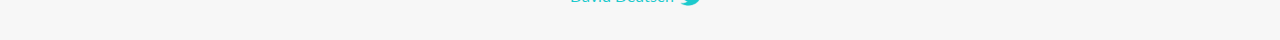
<file: OwlCarousel2-2.3.4/OwlCarousel2-2.3.4/docs/demos/autowidth.html>
<!DOCTYPE html>
<html lang="en">
  <head>

    <!-- head -->
    <meta charset="utf-8">
    <meta name="msapplication-tap-highlight" content="no" />
    <meta name="viewport" content="width=device-width, initial-scale=1.0" />
    <meta name="description" content="Auto Width">
    <meta name="author" content="David Deutsch">
    <title>
      Auto Width Demo | Owl Carousel | 2.3.4
    </title>

    <!-- Stylesheets -->
    <link href='https://fonts.googleapis.com/css?family=Lato:300,400,700,400italic,300italic' rel='stylesheet' type='text/css'>
    <link rel="stylesheet" href="../assets/css/docs.theme.min.css">

    <!-- Owl Stylesheets -->
    <link rel="stylesheet" href="../assets/owlcarousel/assets/owl.carousel.min.css">
    <link rel="stylesheet" href="../assets/owlcarousel/assets/owl.theme.default.min.css">

    <!-- HTML5 shim and Respond.js IE8 support of HTML5 elements and media queries -->

    <!--[if lt IE 9]>
      <script src="https://oss.maxcdn.com/libs/html5shiv/3.7.0/html5shiv.js"></script>
      <script src="https://oss.maxcdn.com/libs/respond.js/1.3.0/respond.min.js"></script>
    <![endif]-->

    <!-- Favicons -->
    <link rel="apple-touch-icon-precomposed" sizes="144x144" href="../assets/ico/apple-touch-icon-144-precomposed.png">
    <link rel="shortcut icon" href="../assets/ico/favicon.png">
    <link rel="shortcut icon" href="favicon.ico">

    <!-- Yeah i know js should not be in header. Its required for demos.-->

    <!-- javascript -->
    <script src="../assets/vendors/jquery.min.js"></script>
    <script src="../assets/owlcarousel/owl.carousel.js"></script>
  </head>
  <body>

    <!-- header -->
    <header class="header">
      <div class="row">
        <div class="large-12 columns">
          <div class="brand left">
            <h3>
              <a href="/OwlCarousel2/">owl.carousel.js</a> 
            </h3>
          </div>
          <a id="toggle-nav" class="right">
            <span></span> <span></span> <span></span> 
          </a> 
          <div class="nav-bar">
            <ul class="clearfix">
              <li> <a href="/OwlCarousel2/index.html">Home</a>  </li>
              <li class="active">
                <a href="/OwlCarousel2/demos/demos.html">Demos</a> 
              </li>
              <li> <a href="/OwlCarousel2/docs/started-welcome.html">Docs</a>  </li>
              <li>
                <a href="https://github.com/OwlCarousel2/OwlCarousel2/archive/2.3.4.zip">Download</a> 
                <span class="download"></span> 
              </li>
            </ul>
          </div>
        </div>
      </div>
    </header>

    <!-- title -->
    <section class="title">
      <div class="row">
        <div class="large-12 columns">
          <h1>Auto Width</h1>
        </div>
      </div>
    </section>

    <!--  Demos -->
    <section id="demos">
      <div class="row">
        <div class="large-12 columns">
          <div class="owl-carousel owl-theme">
            <div class="item" style="width:250px">
              <h4>1</h4>
            </div>
            <div class="item" style="width:100px">
              <h4>2</h4>
            </div>
            <div class="item" style="width:500px">
              <h4>3</h4>
            </div>
            <div class="item" style="width:100px">
              <h4>4</h4>
            </div>
            <div class="item" style="width:50px">
              <h4>6</h4>
            </div>
            <div class="item" style="width:250px">
              <h4>7</h4>
            </div>
            <div class="item" style="width:120px">
              <h4>8</h4>
            </div>
            <div class="item" style="width:420px">
              <h4>9</h4>
            </div>
            <div class="item" style="width:120px">
              <h4>10</h4>
            </div>
            <div class="item" style="width:300px">
              <h4>11</h4>
            </div>
            <div class="item" style="width:450px">
              <h4>12</h4>
            </div>
            <div class="item" style="width:220px">
              <h4>13</h4>
            </div>
            <div class="item" style="width:150px">
              <h4>14</h4>
            </div>
            <div class="item" style="width:600px">
              <h4>15</h4>
            </div>
          </div>
          <h3 id="overview">Overview</h3>
          <p>Use width style on elements to get the result you want. If using with infinity loop add option &#39;items&#39; more than 1. It all depends on the width of your content.</p>
          <h3 id="setup">Setup</h3>
          <pre><code>$(&#39;.owl-carousel&#39;).owlCarousel({
    margin:10,
    loop:true,
    autoWidth:true,
    items:4
})</code></pre>
          <h3 id="html">html</h3>
          <pre><code>&lt;div class=&quot;owl-carousel owl-theme&quot;&gt;
    &lt;div class=&quot;item&quot; style=&quot;width:250px&quot;&gt;&lt;h4&gt;1&lt;/h4&gt;&lt;/div&gt;
    &lt;div class=&quot;item&quot; style=&quot;width:100px&quot;&gt;&lt;h4&gt;2&lt;/h4&gt;&lt;/div&gt;
    &lt;div class=&quot;item&quot; style=&quot;width:500px&quot;&gt;&lt;h4&gt;3&lt;/h4&gt;&lt;/div&gt;
    &lt;div class=&quot;item&quot; style=&quot;width:100px&quot;&gt;&lt;h4&gt;4&lt;/h4&gt;&lt;/div&gt;
    &lt;div class=&quot;item&quot; style=&quot;width:50px&quot;&gt;&lt;h4&gt;6&lt;/h4&gt;&lt;/div&gt;
    &lt;div class=&quot;item&quot; style=&quot;width:250px&quot;&gt;&lt;h4&gt;7&lt;/h4&gt;&lt;/div&gt;
    &lt;div class=&quot;item&quot; style=&quot;width:120px&quot;&gt;&lt;h4&gt;8&lt;/h4&gt;&lt;/div&gt;
    &lt;div class=&quot;item&quot; style=&quot;width:420px&quot;&gt;&lt;h4&gt;9&lt;/h4&gt;&lt;/div&gt;
    &lt;div class=&quot;item&quot; style=&quot;width:120px&quot;&gt;&lt;h4&gt;10&lt;/h4&gt;&lt;/div&gt;
    &lt;div class=&quot;item&quot; style=&quot;width:300px&quot;&gt;&lt;h4&gt;11&lt;/h4&gt;&lt;/div&gt;
    &lt;div class=&quot;item&quot; style=&quot;width:450px&quot;&gt;&lt;h4&gt;12&lt;/h4&gt;&lt;/div&gt;
    &lt;div class=&quot;item&quot; style=&quot;width:220px&quot;&gt;&lt;h4&gt;13&lt;/h4&gt;&lt;/div&gt;
    &lt;div class=&quot;item&quot; style=&quot;width:150px&quot;&gt;&lt;h4&gt;14&lt;/h4&gt;&lt;/div&gt;
    &lt;div class=&quot;item&quot; style=&quot;width:600px&quot;&gt;&lt;h4&gt;15&lt;/h4&gt;&lt;/div&gt;
&lt;/div&gt;</code></pre>
          <script>
            $(document).ready(function() {
              $('.owl-carousel').owlCarousel({
                margin: 10,
                loop: true,
                autoWidth: true,
                items: 4
              })
            })
          </script>
        </div>
      </div>
    </section>

    <!-- footer -->
    <footer class="footer">
      <div class="row">
        <div class="large-12 columns">
          <h5>
            <a href="/OwlCarousel2/docs/support-contact.html">David Deutsch</a> 
            <a id="custom-tweet-button" href="https://twitter.com/share?url=https://github.com/OwlCarousel2/OwlCarousel2&text=Owl Carousel - This is so awesome! " target="_blank"></a> 
          </h5>
        </div>
      </div>
    </footer>

    <!-- vendors -->
    <script src="../assets/vendors/highlight.js"></script>
    <script src="../assets/js/app.js"></script>
  </body>
</html>
</file>
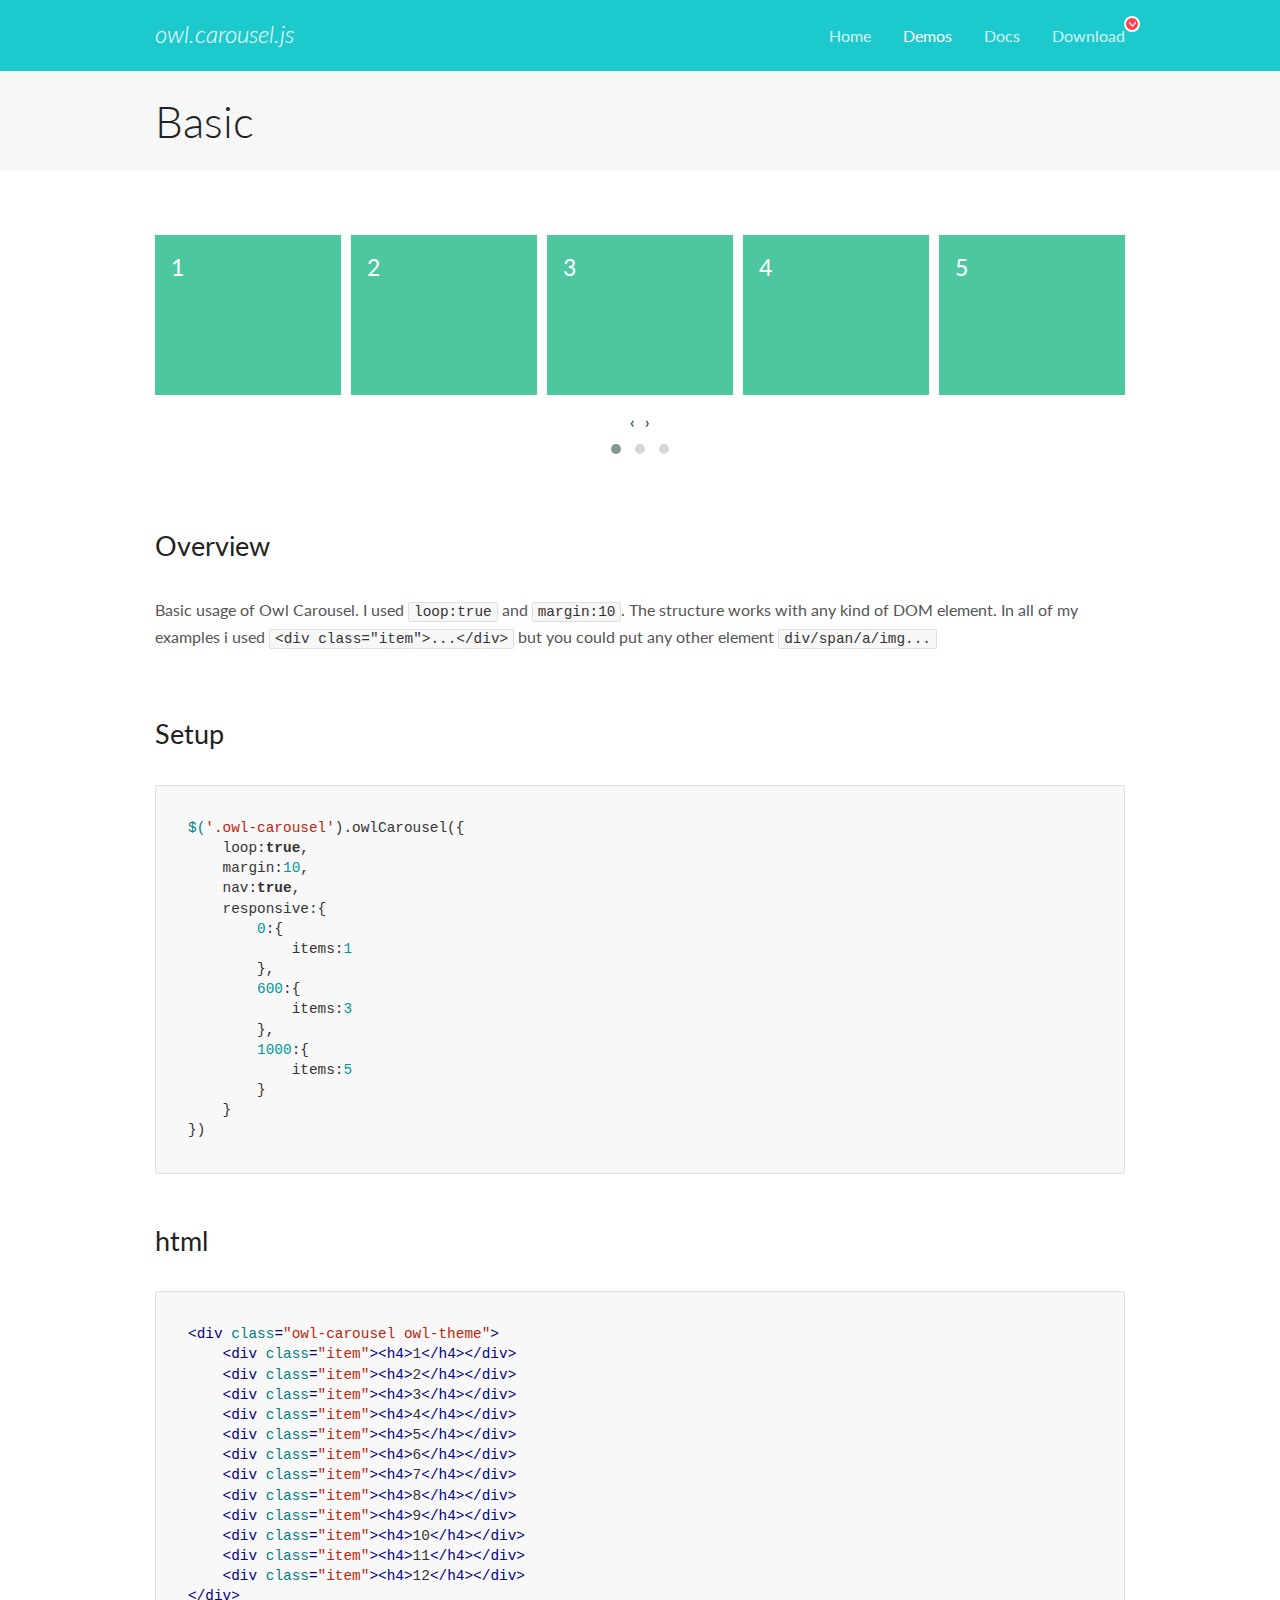
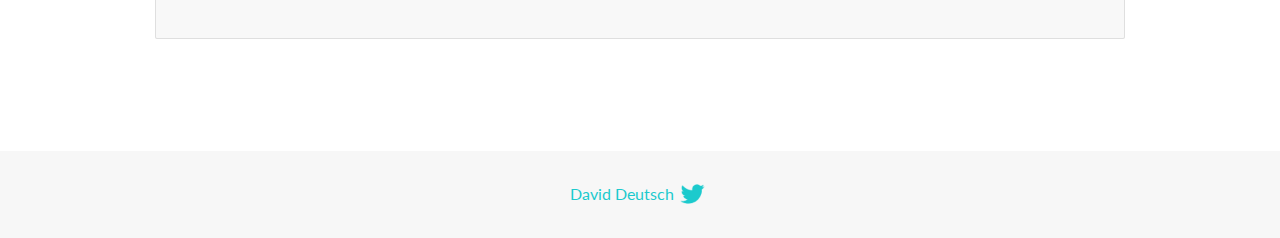
<file: OwlCarousel2-2.3.4/OwlCarousel2-2.3.4/docs/demos/basic.html>
<!DOCTYPE html>
<html lang="en">
  <head>

    <!-- head -->
    <meta charset="utf-8">
    <meta name="msapplication-tap-highlight" content="no" />
    <meta name="viewport" content="width=device-width, initial-scale=1.0" />
    <meta name="description" content="Basic usage demo">
    <meta name="author" content="David Deutsch">
    <title>
      Basic Demo | Owl Carousel | 2.3.4
    </title>

    <!-- Stylesheets -->
    <link href='https://fonts.googleapis.com/css?family=Lato:300,400,700,400italic,300italic' rel='stylesheet' type='text/css'>
    <link rel="stylesheet" href="../assets/css/docs.theme.min.css">

    <!-- Owl Stylesheets -->
    <link rel="stylesheet" href="../assets/owlcarousel/assets/owl.carousel.min.css">
    <link rel="stylesheet" href="../assets/owlcarousel/assets/owl.theme.default.min.css">

    <!-- HTML5 shim and Respond.js IE8 support of HTML5 elements and media queries -->

    <!--[if lt IE 9]>
      <script src="https://oss.maxcdn.com/libs/html5shiv/3.7.0/html5shiv.js"></script>
      <script src="https://oss.maxcdn.com/libs/respond.js/1.3.0/respond.min.js"></script>
    <![endif]-->

    <!-- Favicons -->
    <link rel="apple-touch-icon-precomposed" sizes="144x144" href="../assets/ico/apple-touch-icon-144-precomposed.png">
    <link rel="shortcut icon" href="../assets/ico/favicon.png">
    <link rel="shortcut icon" href="favicon.ico">

    <!-- Yeah i know js should not be in header. Its required for demos.-->

    <!-- javascript -->
    <script src="../assets/vendors/jquery.min.js"></script>
    <script src="../assets/owlcarousel/owl.carousel.js"></script>
  </head>
  <body>

    <!-- header -->
    <header class="header">
      <div class="row">
        <div class="large-12 columns">
          <div class="brand left">
            <h3>
              <a href="/OwlCarousel2/">owl.carousel.js</a> 
            </h3>
          </div>
          <a id="toggle-nav" class="right">
            <span></span> <span></span> <span></span> 
          </a> 
          <div class="nav-bar">
            <ul class="clearfix">
              <li> <a href="/OwlCarousel2/index.html">Home</a>  </li>
              <li class="active">
                <a href="/OwlCarousel2/demos/demos.html">Demos</a> 
              </li>
              <li> <a href="/OwlCarousel2/docs/started-welcome.html">Docs</a>  </li>
              <li>
                <a href="https://github.com/OwlCarousel2/OwlCarousel2/archive/2.3.4.zip">Download</a> 
                <span class="download"></span> 
              </li>
            </ul>
          </div>
        </div>
      </div>
    </header>

    <!-- title -->
    <section class="title">
      <div class="row">
        <div class="large-12 columns">
          <h1>Basic</h1>
        </div>
      </div>
    </section>

    <!--  Demos -->
    <section id="demos">
      <div class="row">
        <div class="large-12 columns">
          <div class="owl-carousel owl-theme">
            <div class="item">
              <h4>1</h4>
            </div>
            <div class="item">
              <h4>2</h4>
            </div>
            <div class="item">
              <h4>3</h4>
            </div>
            <div class="item">
              <h4>4</h4>
            </div>
            <div class="item">
              <h4>5</h4>
            </div>
            <div class="item">
              <h4>6</h4>
            </div>
            <div class="item">
              <h4>7</h4>
            </div>
            <div class="item">
              <h4>8</h4>
            </div>
            <div class="item">
              <h4>9</h4>
            </div>
            <div class="item">
              <h4>10</h4>
            </div>
            <div class="item">
              <h4>11</h4>
            </div>
            <div class="item">
              <h4>12</h4>
            </div>
          </div>
          <h3 id="overview">Overview</h3>
          <p>Basic usage of Owl Carousel. I used <code>loop:true</code> and <code>margin:10</code>. The structure works with any kind of DOM element. In all of my examples i used <code>&lt;div class=&quot;item&quot;&gt;...&lt;/div&gt;</code> but you could
            put any other element <code>div/span/a/img...</code></p>
          <h3 id="setup">Setup</h3>
          <pre><code>$(&#39;.owl-carousel&#39;).owlCarousel({
    loop:true,
    margin:10,
    nav:true,
    responsive:{
        0:{
            items:1
        },
        600:{
            items:3
        },
        1000:{
            items:5
        }
    }
})</code></pre>
          <h3 id="html">html</h3>
          <pre><code>&lt;div class=&quot;owl-carousel owl-theme&quot;&gt;
    &lt;div class=&quot;item&quot;&gt;&lt;h4&gt;1&lt;/h4&gt;&lt;/div&gt;
    &lt;div class=&quot;item&quot;&gt;&lt;h4&gt;2&lt;/h4&gt;&lt;/div&gt;
    &lt;div class=&quot;item&quot;&gt;&lt;h4&gt;3&lt;/h4&gt;&lt;/div&gt;
    &lt;div class=&quot;item&quot;&gt;&lt;h4&gt;4&lt;/h4&gt;&lt;/div&gt;
    &lt;div class=&quot;item&quot;&gt;&lt;h4&gt;5&lt;/h4&gt;&lt;/div&gt;
    &lt;div class=&quot;item&quot;&gt;&lt;h4&gt;6&lt;/h4&gt;&lt;/div&gt;
    &lt;div class=&quot;item&quot;&gt;&lt;h4&gt;7&lt;/h4&gt;&lt;/div&gt;
    &lt;div class=&quot;item&quot;&gt;&lt;h4&gt;8&lt;/h4&gt;&lt;/div&gt;
    &lt;div class=&quot;item&quot;&gt;&lt;h4&gt;9&lt;/h4&gt;&lt;/div&gt;
    &lt;div class=&quot;item&quot;&gt;&lt;h4&gt;10&lt;/h4&gt;&lt;/div&gt;
    &lt;div class=&quot;item&quot;&gt;&lt;h4&gt;11&lt;/h4&gt;&lt;/div&gt;
    &lt;div class=&quot;item&quot;&gt;&lt;h4&gt;12&lt;/h4&gt;&lt;/div&gt;
&lt;/div&gt;</code></pre>
          <script>
            $(document).ready(function() {
              var owl = $('.owl-carousel');
              owl.owlCarousel({
                margin: 10,
                nav: true,
                loop: true,
                responsive: {
                  0: {
                    items: 1
                  },
                  600: {
                    items: 3
                  },
                  1000: {
                    items: 5
                  }
                }
              })
            })
          </script>
        </div>
      </div>
    </section>

    <!-- footer -->
    <footer class="footer">
      <div class="row">
        <div class="large-12 columns">
          <h5>
            <a href="/OwlCarousel2/docs/support-contact.html">David Deutsch</a> 
            <a id="custom-tweet-button" href="https://twitter.com/share?url=https://github.com/OwlCarousel2/OwlCarousel2&text=Owl Carousel - This is so awesome! " target="_blank"></a> 
          </h5>
        </div>
      </div>
    </footer>

    <!-- vendors -->
    <script src="../assets/vendors/highlight.js"></script>
    <script src="../assets/js/app.js"></script>
  </body>
</html>
</file>
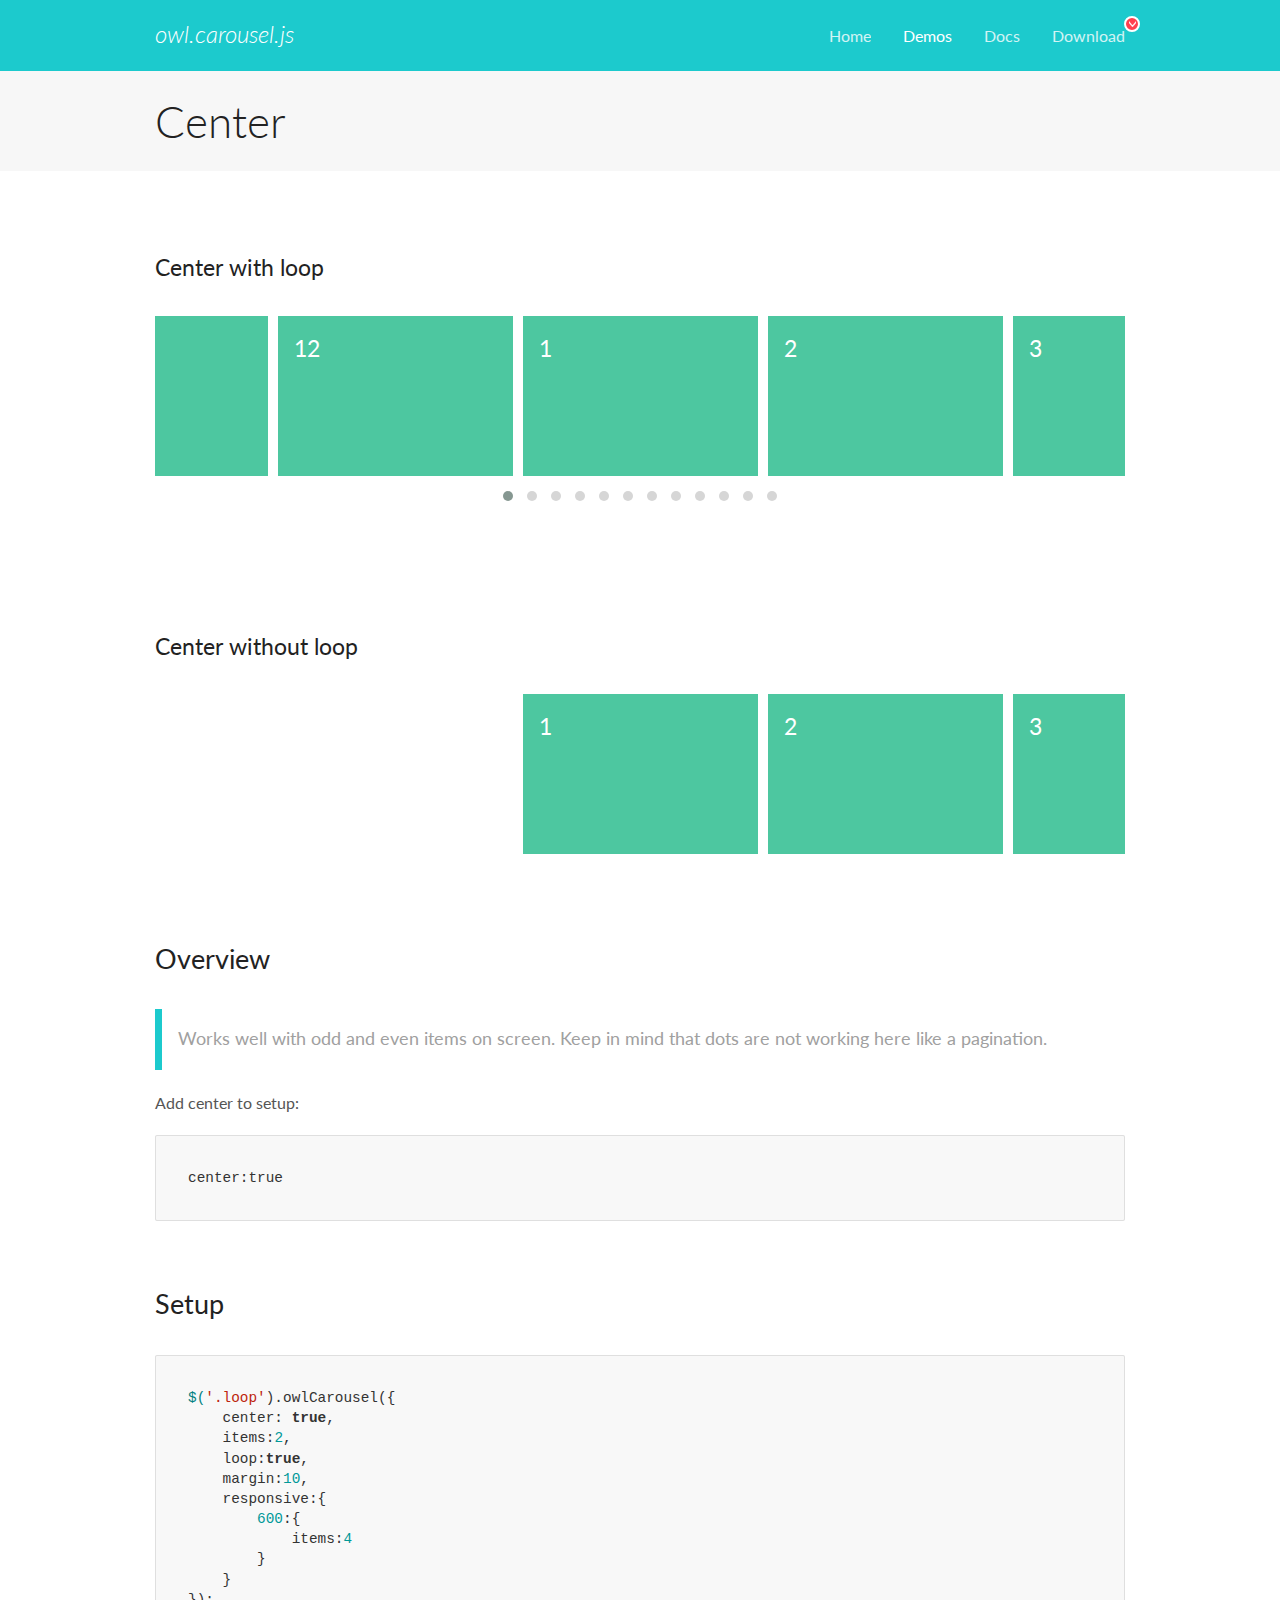
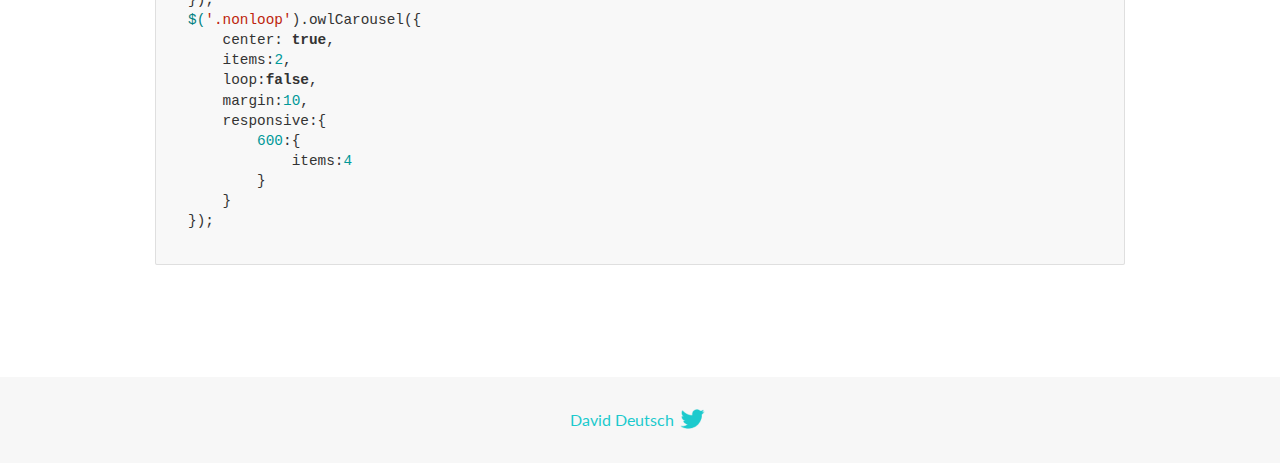
<file: OwlCarousel2-2.3.4/OwlCarousel2-2.3.4/docs/demos/center.html>
<!DOCTYPE html>
<html lang="en">
  <head>

    <!-- head -->
    <meta charset="utf-8">
    <meta name="msapplication-tap-highlight" content="no" />
    <meta name="viewport" content="width=device-width, initial-scale=1.0" />
    <meta name="description" content="Center carousel">
    <meta name="author" content="David Deutsch">
    <title>
      Center Demo | Owl Carousel | 2.3.4
    </title>

    <!-- Stylesheets -->
    <link href='https://fonts.googleapis.com/css?family=Lato:300,400,700,400italic,300italic' rel='stylesheet' type='text/css'>
    <link rel="stylesheet" href="../assets/css/docs.theme.min.css">

    <!-- Owl Stylesheets -->
    <link rel="stylesheet" href="../assets/owlcarousel/assets/owl.carousel.min.css">
    <link rel="stylesheet" href="../assets/owlcarousel/assets/owl.theme.default.min.css">

    <!-- HTML5 shim and Respond.js IE8 support of HTML5 elements and media queries -->

    <!--[if lt IE 9]>
      <script src="https://oss.maxcdn.com/libs/html5shiv/3.7.0/html5shiv.js"></script>
      <script src="https://oss.maxcdn.com/libs/respond.js/1.3.0/respond.min.js"></script>
    <![endif]-->

    <!-- Favicons -->
    <link rel="apple-touch-icon-precomposed" sizes="144x144" href="../assets/ico/apple-touch-icon-144-precomposed.png">
    <link rel="shortcut icon" href="../assets/ico/favicon.png">
    <link rel="shortcut icon" href="favicon.ico">

    <!-- Yeah i know js should not be in header. Its required for demos.-->

    <!-- javascript -->
    <script src="../assets/vendors/jquery.min.js"></script>
    <script src="../assets/owlcarousel/owl.carousel.js"></script>
  </head>
  <body>

    <!-- header -->
    <header class="header">
      <div class="row">
        <div class="large-12 columns">
          <div class="brand left">
            <h3>
              <a href="/OwlCarousel2/">owl.carousel.js</a> 
            </h3>
          </div>
          <a id="toggle-nav" class="right">
            <span></span> <span></span> <span></span> 
          </a> 
          <div class="nav-bar">
            <ul class="clearfix">
              <li> <a href="/OwlCarousel2/index.html">Home</a>  </li>
              <li class="active">
                <a href="/OwlCarousel2/demos/demos.html">Demos</a> 
              </li>
              <li> <a href="/OwlCarousel2/docs/started-welcome.html">Docs</a>  </li>
              <li>
                <a href="https://github.com/OwlCarousel2/OwlCarousel2/archive/2.3.4.zip">Download</a> 
                <span class="download"></span> 
              </li>
            </ul>
          </div>
        </div>
      </div>
    </header>

    <!-- title -->
    <section class="title">
      <div class="row">
        <div class="large-12 columns">
          <h1>Center</h1>
        </div>
      </div>
    </section>

    <!--  Demos -->
    <section id="demos">
      <div class="row">
        <div class="large-12 columns">
          <h4 id="center-with-loop">Center with loop</h4>
          <div class="loop owl-carousel owl-theme">
            <div class="item">
              <h4>1</h4>
            </div>
            <div class="item">
              <h4>2</h4>
            </div>
            <div class="item">
              <h4>3</h4>
            </div>
            <div class="item">
              <h4>4</h4>
            </div>
            <div class="item">
              <h4>5</h4>
            </div>
            <div class="item">
              <h4>6</h4>
            </div>
            <div class="item">
              <h4>7</h4>
            </div>
            <div class="item">
              <h4>8</h4>
            </div>
            <div class="item">
              <h4>9</h4>
            </div>
            <div class="item">
              <h4>10</h4>
            </div>
            <div class="item">
              <h4>11</h4>
            </div>
            <div class="item">
              <h4>12</h4>
            </div>
          </div>
          <br>
          <h4 id="center-without-loop">Center without loop</h4>
          <div class="nonloop owl-carousel">
            <div class="item">
              <h4>1</h4>
            </div>
            <div class="item">
              <h4>2</h4>
            </div>
            <div class="item">
              <h4>3</h4>
            </div>
            <div class="item">
              <h4>4</h4>
            </div>
            <div class="item">
              <h4>5</h4>
            </div>
            <div class="item">
              <h4>6</h4>
            </div>
            <div class="item">
              <h4>7</h4>
            </div>
            <div class="item">
              <h4>8</h4>
            </div>
            <div class="item">
              <h4>9</h4>
            </div>
            <div class="item">
              <h4>10</h4>
            </div>
            <div class="item">
              <h4>11</h4>
            </div>
            <div class="item">
              <h4>12</h4>
            </div>
          </div>
          <h3 id="overview">Overview</h3>
          <blockquote>
            <p>Works well with odd and even items on screen. Keep in mind that dots are not working here like a pagination.</p>
          </blockquote>
          <p>Add center to setup:</p>
          <pre><code>center:true</code></pre>
          <h3 id="setup">Setup</h3>
          <pre><code>$(&#39;.loop&#39;).owlCarousel({
    center: true,
    items:2,
    loop:true,
    margin:10,
    responsive:{
        600:{
            items:4
        }
    }
});
$(&#39;.nonloop&#39;).owlCarousel({
    center: true,
    items:2,
    loop:false,
    margin:10,
    responsive:{
        600:{
            items:4
        }
    }
});</code></pre>
          <script>
            jQuery(document).ready(function($) {
              $('.loop').owlCarousel({
                center: true,
                items: 2,
                loop: true,
                margin: 10,
                responsive: {
                  600: {
                    items: 4
                  }
                }
              });
              $('.nonloop').owlCarousel({
                center: true,
                items: 2,
                loop: false,
                margin: 10,
                responsive: {
                  600: {
                    items: 4
                  }
                }
              });
            });
          </script>
        </div>
      </div>
    </section>

    <!-- footer -->
    <footer class="footer">
      <div class="row">
        <div class="large-12 columns">
          <h5>
            <a href="/OwlCarousel2/docs/support-contact.html">David Deutsch</a> 
            <a id="custom-tweet-button" href="https://twitter.com/share?url=https://github.com/OwlCarousel2/OwlCarousel2&text=Owl Carousel - This is so awesome! " target="_blank"></a> 
          </h5>
        </div>
      </div>
    </footer>

    <!-- vendors -->
    <script src="../assets/vendors/highlight.js"></script>
    <script src="../assets/js/app.js"></script>
  </body>
</html>
</file>
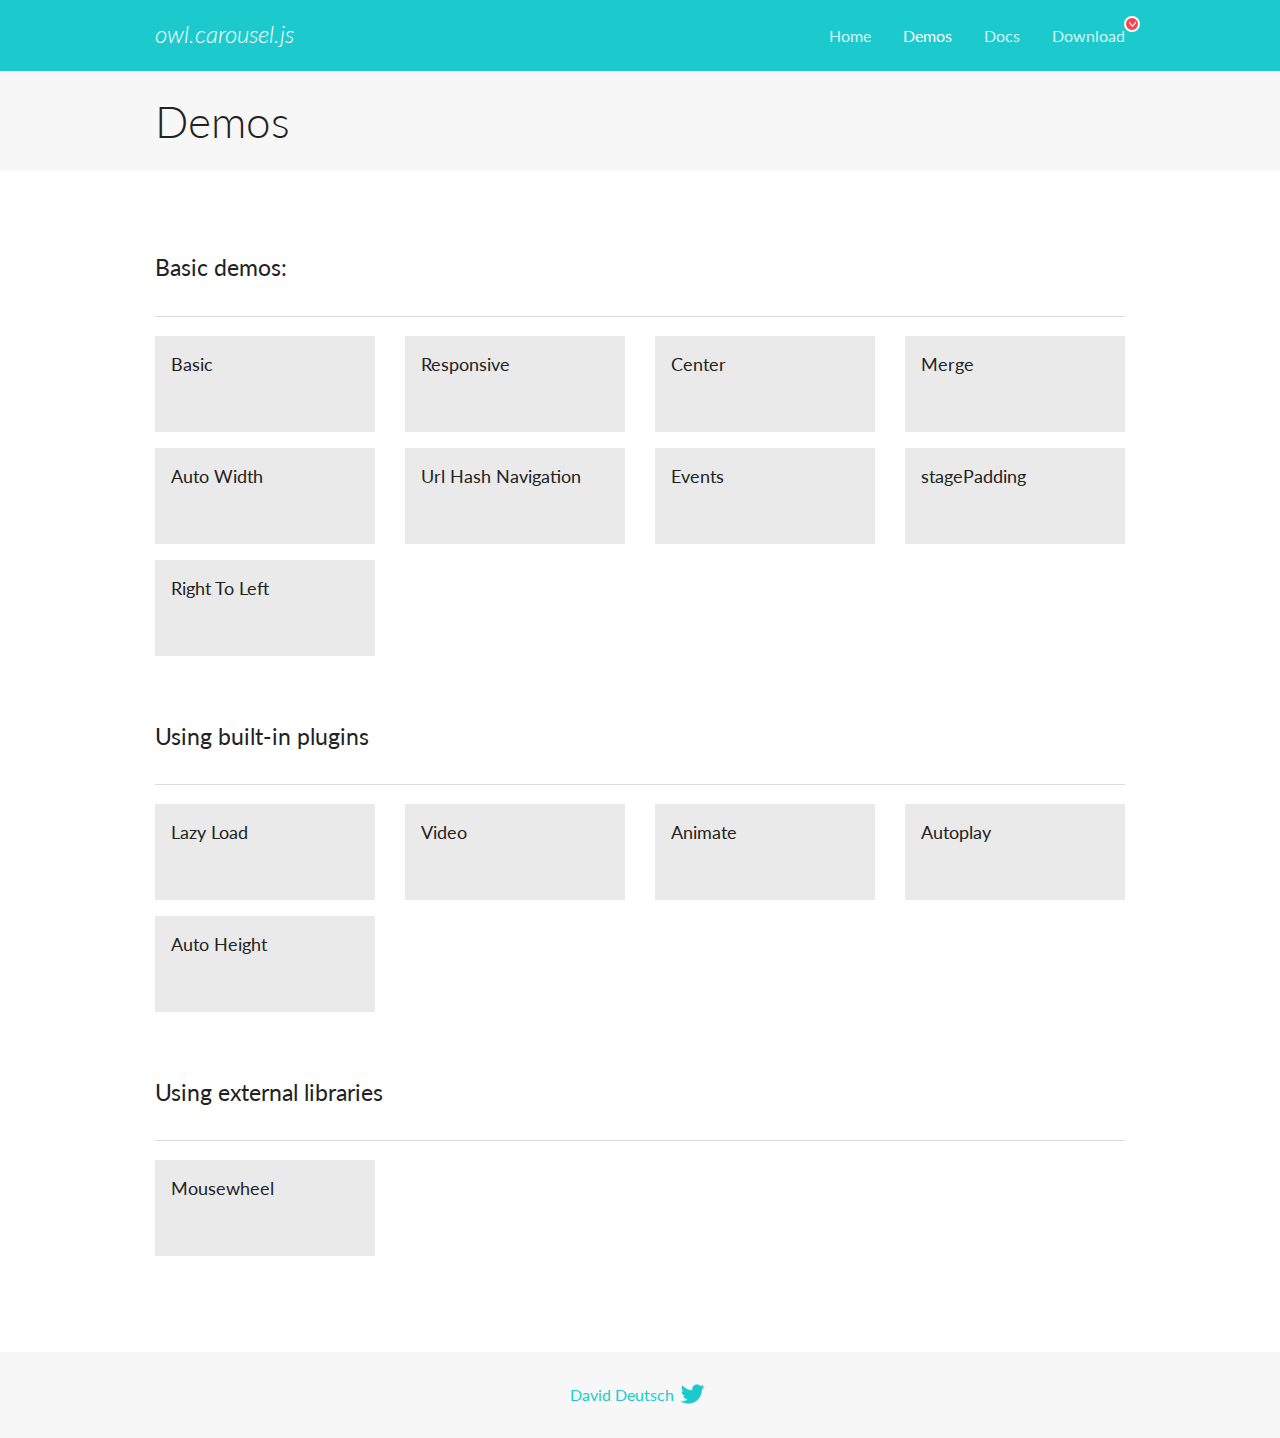
<file: OwlCarousel2-2.3.4/OwlCarousel2-2.3.4/docs/demos/demos.html>
<!DOCTYPE html>
<html lang="en">
  <head>

    <!-- head -->
    <meta charset="utf-8">
    <meta name="msapplication-tap-highlight" content="no" />
    <meta name="viewport" content="width=device-width, initial-scale=1.0" />
    <meta name="description" content="A list of Owl Carousel examples.">
    <meta name="author" content="David Deutsch">
    <title>
      Demos | Owl Carousel | 2.3.4
    </title>

    <!-- Stylesheets -->
    <link href='https://fonts.googleapis.com/css?family=Lato:300,400,700,400italic,300italic' rel='stylesheet' type='text/css'>
    <link rel="stylesheet" href="../assets/css/docs.theme.min.css">

    <!-- Owl Stylesheets -->
    <link rel="stylesheet" href="../assets/owlcarousel/assets/owl.carousel.min.css">
    <link rel="stylesheet" href="../assets/owlcarousel/assets/owl.theme.default.min.css">

    <!-- HTML5 shim and Respond.js IE8 support of HTML5 elements and media queries -->

    <!--[if lt IE 9]>
      <script src="https://oss.maxcdn.com/libs/html5shiv/3.7.0/html5shiv.js"></script>
      <script src="https://oss.maxcdn.com/libs/respond.js/1.3.0/respond.min.js"></script>
    <![endif]-->

    <!-- Favicons -->
    <link rel="apple-touch-icon-precomposed" sizes="144x144" href="../assets/ico/apple-touch-icon-144-precomposed.png">
    <link rel="shortcut icon" href="../assets/ico/favicon.png">
    <link rel="shortcut icon" href="favicon.ico">

    <!-- Yeah i know js should not be in header. Its required for demos.-->

    <!-- javascript -->
    <script src="../assets/vendors/jquery.min.js"></script>
    <script src="../assets/owlcarousel/owl.carousel.js"></script>
  </head>
  <body>

    <!-- header -->
    <header class="header">
      <div class="row">
        <div class="large-12 columns">
          <div class="brand left">
            <h3>
              <a href="/OwlCarousel2/">owl.carousel.js</a> 
            </h3>
          </div>
          <a id="toggle-nav" class="right">
            <span></span> <span></span> <span></span> 
          </a> 
          <div class="nav-bar">
            <ul class="clearfix">
              <li> <a href="/OwlCarousel2/index.html">Home</a>  </li>
              <li class="active">
                <a href="/OwlCarousel2/demos/demos.html">Demos</a> 
              </li>
              <li> <a href="/OwlCarousel2/docs/started-welcome.html">Docs</a>  </li>
              <li>
                <a href="https://github.com/OwlCarousel2/OwlCarousel2/archive/2.3.4.zip">Download</a> 
                <span class="download"></span> 
              </li>
            </ul>
          </div>
        </div>
      </div>
    </header>

    <!-- title -->
    <section class="title">
      <div class="row">
        <div class="large-12 columns">
          <h1>Demos</h1>
        </div>
      </div>
    </section>

    <!--  Demos -->
    <section id="demos">
      <div class="row">
        <div class="large-12 columns">
          <h4 id="basic-demos-">Basic demos:</h4>
          <hr>
          <div class="demo-list">
            <div class="row">
              <div class="small-6 medium-4 large-3 columns">
                <a href="basic.html" class="demo-block">
                  <h5>Basic </h5>
                </a> 
              </div>
              <div class="small-6 medium-4 large-3 columns">
                <a href="responsive.html" class="demo-block">
                  <h5>Responsive </h5>
                </a> 
              </div>
              <div class="small-6 medium-4 large-3 columns">
                <a href="center.html" class="demo-block">
                  <h5>Center </h5>
                </a> 
              </div>
              <div class="small-6 medium-4 large-3 columns">
                <a href="merge.html" class="demo-block">
                  <h5>Merge </h5>
                </a> 
              </div>
              <div class="small-6 medium-4 large-3 columns">
                <a href="autowidth.html" class="demo-block">
                  <h5>Auto Width </h5>
                </a> 
              </div>
              <div class="small-6 medium-4 large-3 columns">
                <a href="urlhashnav.html" class="demo-block">
                  <h5>Url Hash Navigation </h5>
                </a> 
              </div>
              <div class="small-6 medium-4 large-3 columns">
                <a href="events.html" class="demo-block">
                  <h5>Events </h5>
                </a> 
              </div>
              <div class="small-6 medium-4 large-3 columns">
                <a href="stagepadding.html" class="demo-block">
                  <h5>stagePadding </h5>
                </a> 
              </div>
              <div class="small-6 medium-4 large-3 columns">
                <a href="rtl.html" class="demo-block">
                  <h5>Right To Left </h5>
                </a> 
              </div>
            </div>
          </div>
          <h4 id="using-built-in-plugins">Using built-in plugins</h4>
          <hr>
          <div class="demo-list">
            <div class="row">
              <div class="small-6 medium-4 large-3 columns">
                <a href="lazyLoad.html" class="demo-block">
                  <h5>Lazy Load </h5>
                </a> 
              </div>
              <div class="small-6 medium-4 large-3 columns">
                <a href="video.html" class="demo-block">
                  <h5>Video </h5>
                </a> 
              </div>
              <div class="small-6 medium-4 large-3 columns">
                <a href="animate.html" class="demo-block">
                  <h5>Animate </h5>
                </a> 
              </div>
              <div class="small-6 medium-4 large-3 columns">
                <a href="autoplay.html" class="demo-block">
                  <h5>Autoplay </h5>
                </a> 
              </div>
              <div class="small-6 medium-4 large-3 columns">
                <a href="autoheight.html" class="demo-block">
                  <h5>Auto Height </h5>
                </a> 
              </div>
            </div>
          </div>
          <h4 id="using-external-libraries">Using external libraries</h4>
          <hr>
          <div class="demo-list">
            <div class="row">
              <div class="small-6 medium-4 large-3 columns">
                <a href="mousewheel.html" class="demo-block">
                  <h5>Mousewheel </h5>
                </a> 
              </div>
            </div>
          </div>
        </div>
      </div>
    </section>

    <!-- footer -->
    <footer class="footer">
      <div class="row">
        <div class="large-12 columns">
          <h5>
            <a href="/OwlCarousel2/docs/support-contact.html">David Deutsch</a> 
            <a id="custom-tweet-button" href="https://twitter.com/share?url=https://github.com/OwlCarousel2/OwlCarousel2&text=Owl Carousel - This is so awesome! " target="_blank"></a> 
          </h5>
        </div>
      </div>
    </footer>

    <!-- vendors -->
    <script src="../assets/vendors/highlight.js"></script>
    <script src="../assets/js/app.js"></script>
  </body>
</html>
</file>
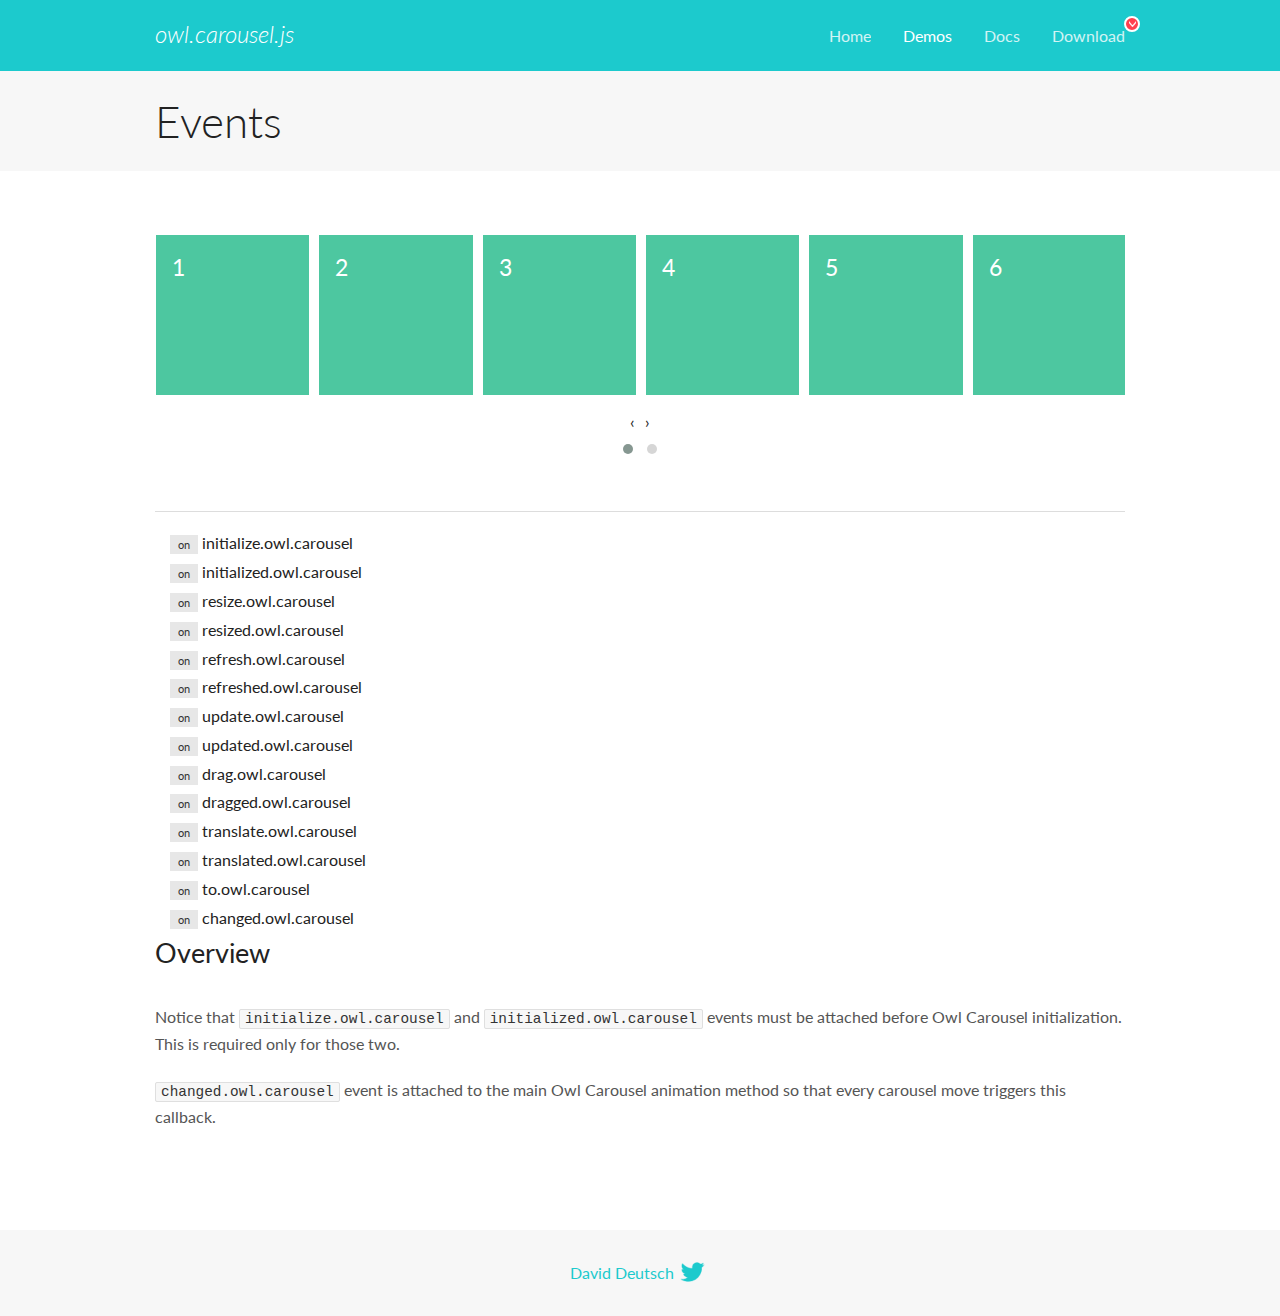
<file: OwlCarousel2-2.3.4/OwlCarousel2-2.3.4/docs/demos/events.html>
<!DOCTYPE html>
<html lang="en">
  <head>

    <!-- head -->
    <meta charset="utf-8">
    <meta name="msapplication-tap-highlight" content="no" />
    <meta name="viewport" content="width=device-width, initial-scale=1.0" />
    <meta name="description" content="Events usage demo">
    <meta name="author" content="David Deutsch">
    <title>
      Events Demo | Owl Carousel | 2.3.4
    </title>

    <!-- Stylesheets -->
    <link href='https://fonts.googleapis.com/css?family=Lato:300,400,700,400italic,300italic' rel='stylesheet' type='text/css'>
    <link rel="stylesheet" href="../assets/css/docs.theme.min.css">

    <!-- Owl Stylesheets -->
    <link rel="stylesheet" href="../assets/owlcarousel/assets/owl.carousel.min.css">
    <link rel="stylesheet" href="../assets/owlcarousel/assets/owl.theme.default.min.css">

    <!-- HTML5 shim and Respond.js IE8 support of HTML5 elements and media queries -->

    <!--[if lt IE 9]>
      <script src="https://oss.maxcdn.com/libs/html5shiv/3.7.0/html5shiv.js"></script>
      <script src="https://oss.maxcdn.com/libs/respond.js/1.3.0/respond.min.js"></script>
    <![endif]-->

    <!-- Favicons -->
    <link rel="apple-touch-icon-precomposed" sizes="144x144" href="../assets/ico/apple-touch-icon-144-precomposed.png">
    <link rel="shortcut icon" href="../assets/ico/favicon.png">
    <link rel="shortcut icon" href="favicon.ico">

    <!-- Yeah i know js should not be in header. Its required for demos.-->

    <!-- javascript -->
    <script src="../assets/vendors/jquery.min.js"></script>
    <script src="../assets/owlcarousel/owl.carousel.js"></script>
  </head>
  <body>

    <!-- header -->
    <header class="header">
      <div class="row">
        <div class="large-12 columns">
          <div class="brand left">
            <h3>
              <a href="/OwlCarousel2/">owl.carousel.js</a> 
            </h3>
          </div>
          <a id="toggle-nav" class="right">
            <span></span> <span></span> <span></span> 
          </a> 
          <div class="nav-bar">
            <ul class="clearfix">
              <li> <a href="/OwlCarousel2/index.html">Home</a>  </li>
              <li class="active">
                <a href="/OwlCarousel2/demos/demos.html">Demos</a> 
              </li>
              <li> <a href="/OwlCarousel2/docs/started-welcome.html">Docs</a>  </li>
              <li>
                <a href="https://github.com/OwlCarousel2/OwlCarousel2/archive/2.3.4.zip">Download</a> 
                <span class="download"></span> 
              </li>
            </ul>
          </div>
        </div>
      </div>
    </header>

    <!-- title -->
    <section class="title">
      <div class="row">
        <div class="large-12 columns">
          <h1>Events</h1>
        </div>
      </div>
    </section>

    <!--  Demos -->
    <section id="demos">
      <div class="row">
        <div class="large-12 columns">
          <div class="owl-carousel owl-theme">
            <div class="item">
              <h4>1</h4>
            </div>
            <div class="item">
              <h4>2</h4>
            </div>
            <div class="item">
              <h4>3</h4>
            </div>
            <div class="item">
              <h4>4</h4>
            </div>
            <div class="item">
              <h4>5</h4>
            </div>
            <div class="item">
              <h4>6</h4>
            </div>
            <div class="item">
              <h4>7</h4>
            </div>
            <div class="item">
              <h4>8</h4>
            </div>
            <div class="item">
              <h4>9</h4>
            </div>
            <div class="item">
              <h4>10</h4>
            </div>
            <div class="item">
              <h4>11</h4>
            </div>
            <div class="item">
              <h4>12</h4>
            </div>
          </div>
          <hr>
          <div class="large-12 columns callbacks">
            <div><span class="label secondary initialize">on</span>  initialize.owl.carousel </div>
            <div><span class="label secondary initialized">on</span>  initialized.owl.carousel </div>
            <div><span class="label secondary resize">on</span>  resize.owl.carousel </div>
            <div><span class="label secondary resized">on</span>  resized.owl.carousel </div>
            <div><span class="label secondary refresh">on</span>  refresh.owl.carousel </div>
            <div><span class="label secondary refreshed">on</span>  refreshed.owl.carousel </div>
            <div><span class="label secondary update">on</span>  update.owl.carousel </div>
            <div><span class="label secondary updated">on</span>  updated.owl.carousel </div>
            <div><span class="label secondary drag">on</span>  drag.owl.carousel </div>
            <div><span class="label secondary dragged">on</span>  dragged.owl.carousel </div>
            <div><span class="label secondary translate">on</span>  translate.owl.carousel </div>
            <div><span class="label secondary translated">on</span>  translated.owl.carousel </div>
            <div><span class="label secondary to">on</span>  to.owl.carousel </div>
            <div><span class="label secondary changed">on</span>  changed.owl.carousel </div>
          </div>
          <h3 id="overview">Overview</h3>
          <p>Notice that <code>initialize.owl.carousel</code> and <code>initialized.owl.carousel</code> events must be attached before Owl Carousel initialization. This is required only for those two.</p>
          <p><code>changed.owl.carousel</code> event is attached to the main Owl Carousel animation method so that every carousel move triggers this callback.</p>
          <script>
            jQuery(document).ready(function($) {
              var owl = $('.owl-carousel');
              owl.on('initialize.owl.carousel initialized.owl.carousel ' +
                'initialize.owl.carousel initialize.owl.carousel ' +
                'resize.owl.carousel resized.owl.carousel ' +
                'refresh.owl.carousel refreshed.owl.carousel ' +
                'update.owl.carousel updated.owl.carousel ' +
                'drag.owl.carousel dragged.owl.carousel ' +
                'translate.owl.carousel translated.owl.carousel ' +
                'to.owl.carousel changed.owl.carousel',
                function(e) {
                  $('.' + e.type)
                    .removeClass('secondary')
                    .addClass('success');
                  window.setTimeout(function() {
                    $('.' + e.type)
                      .removeClass('success')
                      .addClass('secondary');
                  }, 500);
                });
              owl.owlCarousel({
                loop: true,
                nav: true,
                lazyLoad: true,
                margin: 10,
                video: true,
                responsive: {
                  0: {
                    items: 1
                  },
                  600: {
                    items: 3
                  },
                  960: {
                    items: 5,
                  },
                  1200: {
                    items: 6
                  }
                }
              });
            });
          </script>
        </div>
      </div>
    </section>

    <!-- footer -->
    <footer class="footer">
      <div class="row">
        <div class="large-12 columns">
          <h5>
            <a href="/OwlCarousel2/docs/support-contact.html">David Deutsch</a> 
            <a id="custom-tweet-button" href="https://twitter.com/share?url=https://github.com/OwlCarousel2/OwlCarousel2&text=Owl Carousel - This is so awesome! " target="_blank"></a> 
          </h5>
        </div>
      </div>
    </footer>

    <!-- vendors -->
    <script src="../assets/vendors/highlight.js"></script>
    <script src="../assets/js/app.js"></script>
  </body>
</html>
</file>
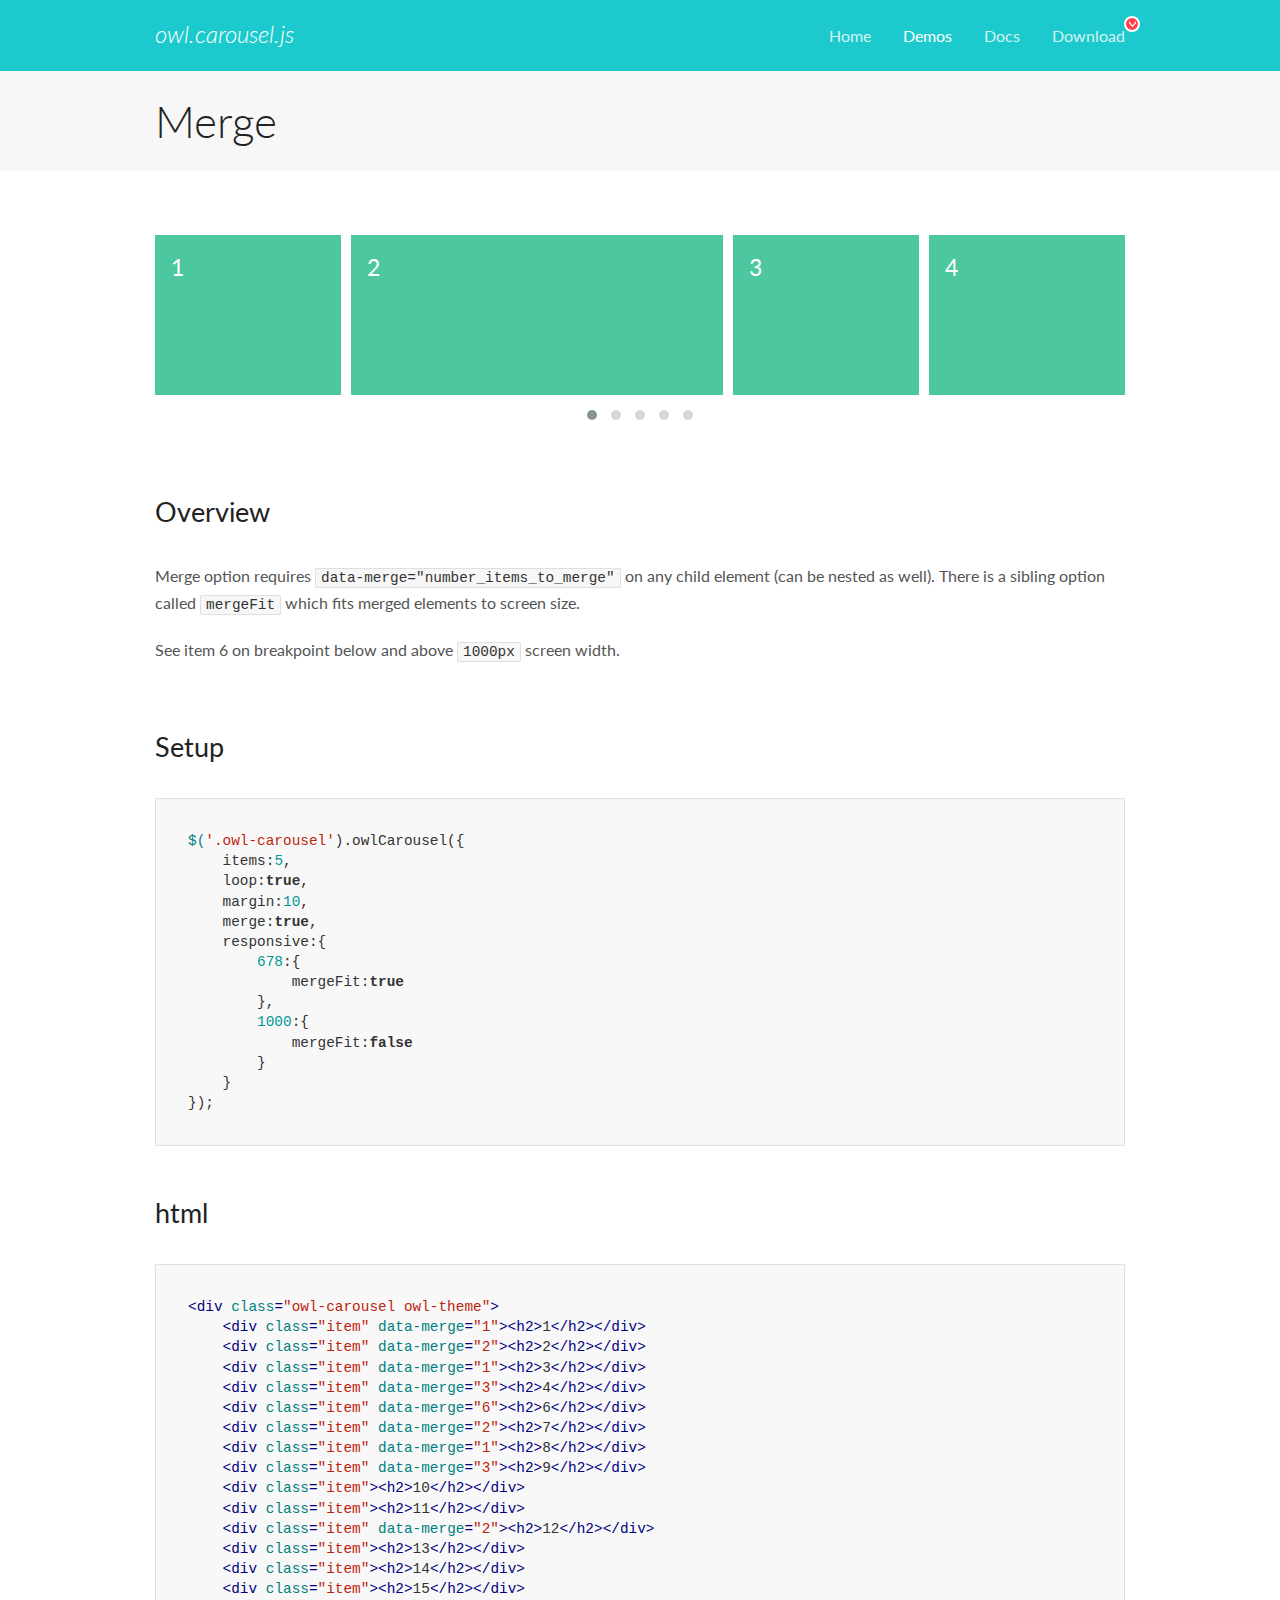
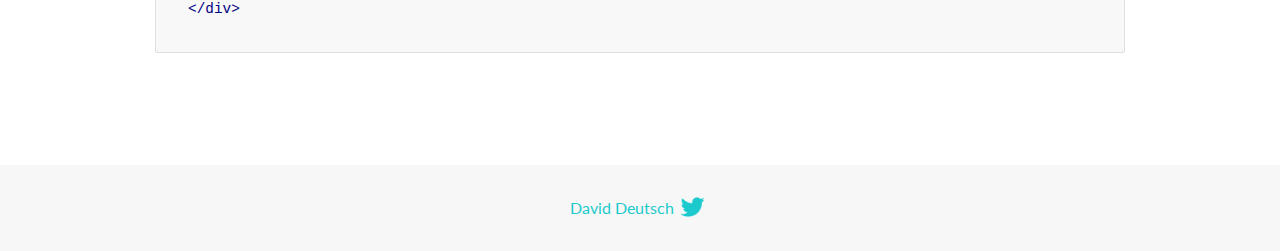
<file: OwlCarousel2-2.3.4/OwlCarousel2-2.3.4/docs/demos/merge.html>
<!DOCTYPE html>
<html lang="en">
  <head>

    <!-- head -->
    <meta charset="utf-8">
    <meta name="msapplication-tap-highlight" content="no" />
    <meta name="viewport" content="width=device-width, initial-scale=1.0" />
    <meta name="description" content="Merge Items">
    <meta name="author" content="David Deutsch">
    <title>
      Merge Demo | Owl Carousel | 2.3.4
    </title>

    <!-- Stylesheets -->
    <link href='https://fonts.googleapis.com/css?family=Lato:300,400,700,400italic,300italic' rel='stylesheet' type='text/css'>
    <link rel="stylesheet" href="../assets/css/docs.theme.min.css">

    <!-- Owl Stylesheets -->
    <link rel="stylesheet" href="../assets/owlcarousel/assets/owl.carousel.min.css">
    <link rel="stylesheet" href="../assets/owlcarousel/assets/owl.theme.default.min.css">

    <!-- HTML5 shim and Respond.js IE8 support of HTML5 elements and media queries -->

    <!--[if lt IE 9]>
      <script src="https://oss.maxcdn.com/libs/html5shiv/3.7.0/html5shiv.js"></script>
      <script src="https://oss.maxcdn.com/libs/respond.js/1.3.0/respond.min.js"></script>
    <![endif]-->

    <!-- Favicons -->
    <link rel="apple-touch-icon-precomposed" sizes="144x144" href="../assets/ico/apple-touch-icon-144-precomposed.png">
    <link rel="shortcut icon" href="../assets/ico/favicon.png">
    <link rel="shortcut icon" href="favicon.ico">

    <!-- Yeah i know js should not be in header. Its required for demos.-->

    <!-- javascript -->
    <script src="../assets/vendors/jquery.min.js"></script>
    <script src="../assets/owlcarousel/owl.carousel.js"></script>
  </head>
  <body>

    <!-- header -->
    <header class="header">
      <div class="row">
        <div class="large-12 columns">
          <div class="brand left">
            <h3>
              <a href="/OwlCarousel2/">owl.carousel.js</a> 
            </h3>
          </div>
          <a id="toggle-nav" class="right">
            <span></span> <span></span> <span></span> 
          </a> 
          <div class="nav-bar">
            <ul class="clearfix">
              <li> <a href="/OwlCarousel2/index.html">Home</a>  </li>
              <li class="active">
                <a href="/OwlCarousel2/demos/demos.html">Demos</a> 
              </li>
              <li> <a href="/OwlCarousel2/docs/started-welcome.html">Docs</a>  </li>
              <li>
                <a href="https://github.com/OwlCarousel2/OwlCarousel2/archive/2.3.4.zip">Download</a> 
                <span class="download"></span> 
              </li>
            </ul>
          </div>
        </div>
      </div>
    </header>

    <!-- title -->
    <section class="title">
      <div class="row">
        <div class="large-12 columns">
          <h1>Merge</h1>
        </div>
      </div>
    </section>

    <!--  Demos -->
    <section id="demos">
      <div class="row">
        <div class="large-12 columns">
          <div class="owl-carousel owl-theme">
            <div class="item" data-merge="1">
              <h4>1</h4>
            </div>
            <div class="item" data-merge="2">
              <h4>2</h4>
            </div>
            <div class="item" data-merge="1">
              <h4>3</h4>
            </div>
            <div class="item" data-merge="3">
              <h4>4</h4>
            </div>
            <div class="item" data-merge="6">
              <h4>6</h4>
            </div>
            <div class="item" data-merge="2">
              <h4>7</h4>
            </div>
            <div class="item" data-merge="1">
              <h4>8</h4>
            </div>
            <div class="item" data-merge="3">
              <h4>9</h4>
            </div>
            <div class="item">
              <h4>10</h4>
            </div>
            <div class="item">
              <h4>11</h4>
            </div>
            <div class="item" data-merge="2">
              <h4>12</h4>
            </div>
            <div class="item">
              <h4>13</h4>
            </div>
            <div class="item">
              <h4>14</h4>
            </div>
            <div class="item">
              <h4>15</h4>
            </div>
          </div>
          <h3 id="overview">Overview</h3>
          <p>Merge option requires <code>data-merge=&quot;number_items_to_merge&quot;</code> on any child element (can be nested as well). There is a sibling option called <code>mergeFit</code> which fits merged elements to screen size. </p>
          <p>See item 6 on breakpoint below and above <code>1000px</code> screen width.</p>
          <h3 id="setup">Setup</h3>
          <pre><code>$(&#39;.owl-carousel&#39;).owlCarousel({
    items:5,
    loop:true,
    margin:10,
    merge:true,
    responsive:{
        678:{
            mergeFit:true
        },
        1000:{
            mergeFit:false
        }
    }
});</code></pre>
          <h3 id="html">html</h3>
          <pre><code>&lt;div class=&quot;owl-carousel owl-theme&quot;&gt;
    &lt;div class=&quot;item&quot; data-merge=&quot;1&quot;&gt;&lt;h2&gt;1&lt;/h2&gt;&lt;/div&gt;
    &lt;div class=&quot;item&quot; data-merge=&quot;2&quot;&gt;&lt;h2&gt;2&lt;/h2&gt;&lt;/div&gt;
    &lt;div class=&quot;item&quot; data-merge=&quot;1&quot;&gt;&lt;h2&gt;3&lt;/h2&gt;&lt;/div&gt;
    &lt;div class=&quot;item&quot; data-merge=&quot;3&quot;&gt;&lt;h2&gt;4&lt;/h2&gt;&lt;/div&gt;
    &lt;div class=&quot;item&quot; data-merge=&quot;6&quot;&gt;&lt;h2&gt;6&lt;/h2&gt;&lt;/div&gt;
    &lt;div class=&quot;item&quot; data-merge=&quot;2&quot;&gt;&lt;h2&gt;7&lt;/h2&gt;&lt;/div&gt;
    &lt;div class=&quot;item&quot; data-merge=&quot;1&quot;&gt;&lt;h2&gt;8&lt;/h2&gt;&lt;/div&gt;
    &lt;div class=&quot;item&quot; data-merge=&quot;3&quot;&gt;&lt;h2&gt;9&lt;/h2&gt;&lt;/div&gt;
    &lt;div class=&quot;item&quot;&gt;&lt;h2&gt;10&lt;/h2&gt;&lt;/div&gt;
    &lt;div class=&quot;item&quot;&gt;&lt;h2&gt;11&lt;/h2&gt;&lt;/div&gt;
    &lt;div class=&quot;item&quot; data-merge=&quot;2&quot;&gt;&lt;h2&gt;12&lt;/h2&gt;&lt;/div&gt;
    &lt;div class=&quot;item&quot;&gt;&lt;h2&gt;13&lt;/h2&gt;&lt;/div&gt;
    &lt;div class=&quot;item&quot;&gt;&lt;h2&gt;14&lt;/h2&gt;&lt;/div&gt;
    &lt;div class=&quot;item&quot;&gt;&lt;h2&gt;15&lt;/h2&gt;&lt;/div&gt;
&lt;/div&gt;</code></pre>
          <script>
            $(document).ready(function() {
              $('.owl-carousel').owlCarousel({
                items: 5,
                loop: true,
                margin: 10,
                merge: true,
                responsive: {
                  678: {
                    mergeFit: true
                  },
                  1000: {
                    mergeFit: false
                  }
                }
              });
            })
          </script>
        </div>
      </div>
    </section>

    <!-- footer -->
    <footer class="footer">
      <div class="row">
        <div class="large-12 columns">
          <h5>
            <a href="/OwlCarousel2/docs/support-contact.html">David Deutsch</a> 
            <a id="custom-tweet-button" href="https://twitter.com/share?url=https://github.com/OwlCarousel2/OwlCarousel2&text=Owl Carousel - This is so awesome! " target="_blank"></a> 
          </h5>
        </div>
      </div>
    </footer>

    <!-- vendors -->
    <script src="../assets/vendors/highlight.js"></script>
    <script src="../assets/js/app.js"></script>
  </body>
</html>
</file>
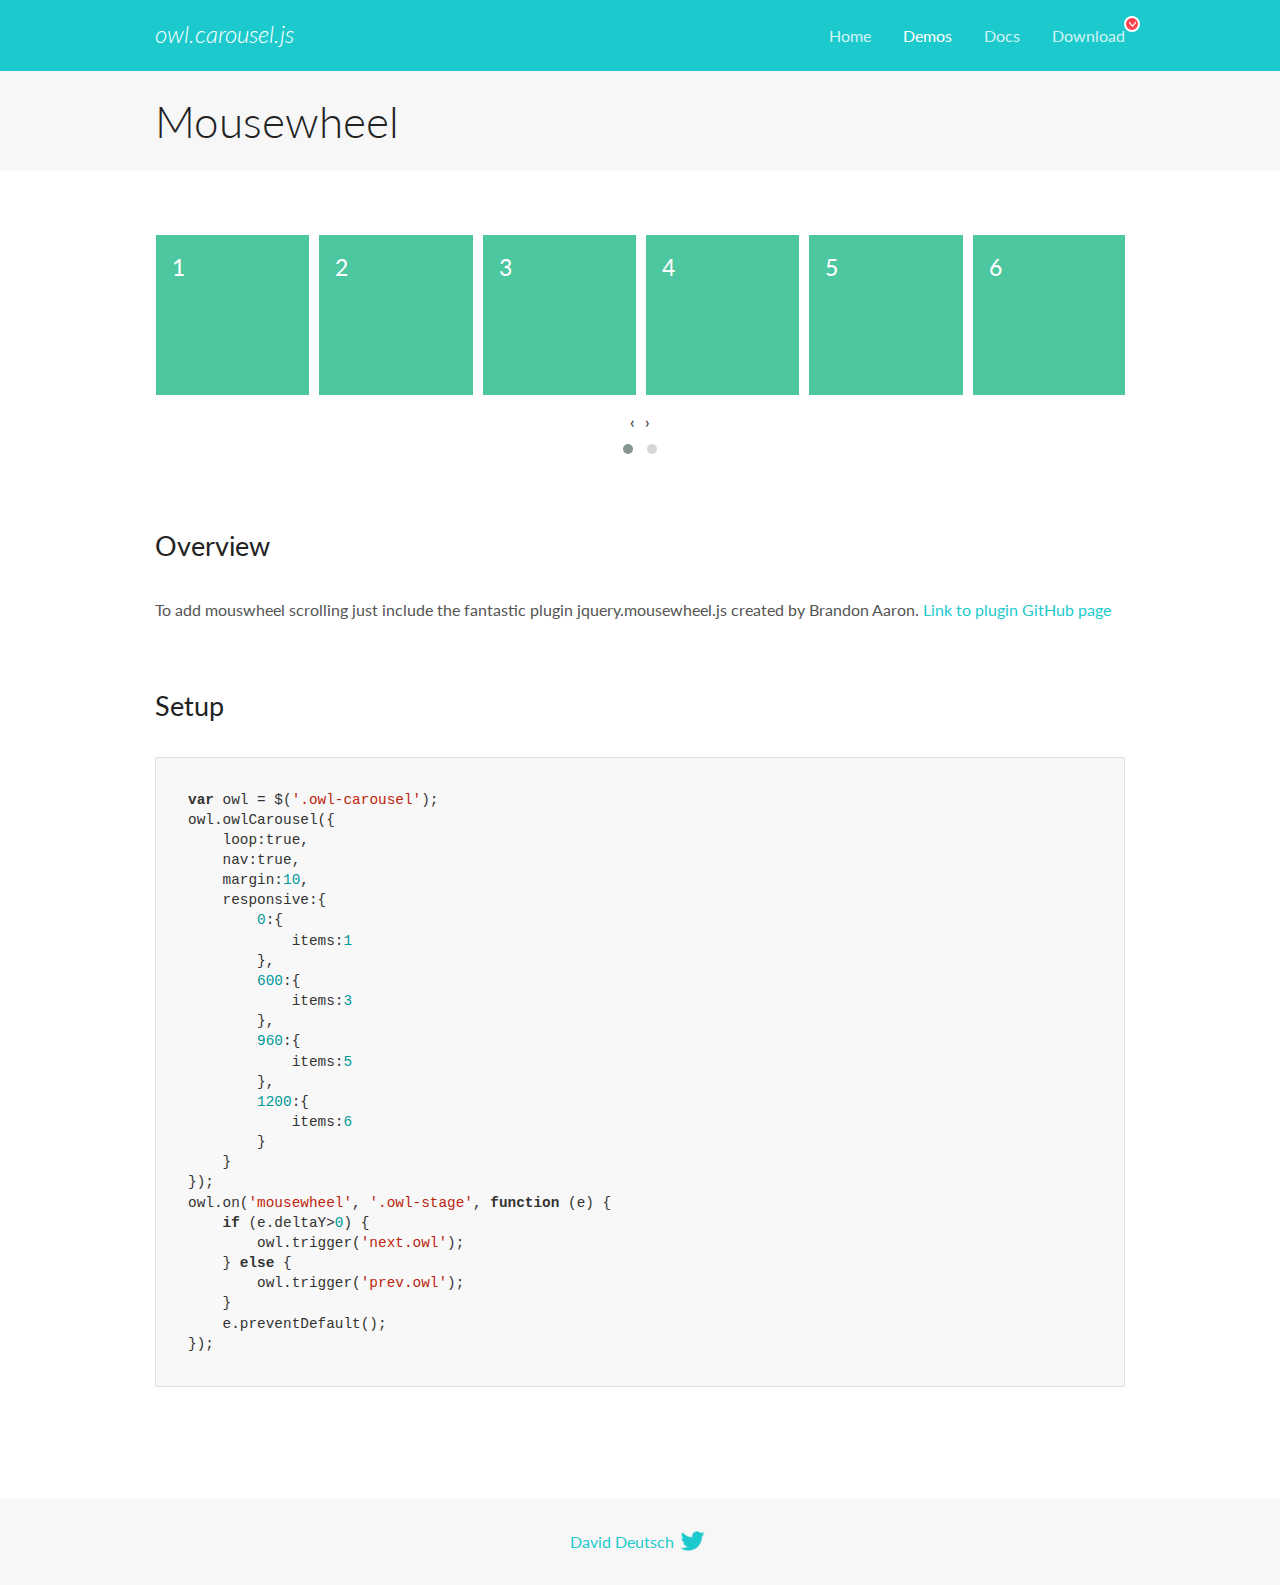
<file: OwlCarousel2-2.3.4/OwlCarousel2-2.3.4/docs/demos/mousewheel.html>
<!DOCTYPE html>
<html lang="en">
  <head>

    <!-- head -->
    <meta charset="utf-8">
    <meta name="msapplication-tap-highlight" content="no" />
    <meta name="viewport" content="width=device-width, initial-scale=1.0" />
    <meta name="description" content="Mousewheel usage demo">
    <meta name="author" content="David Deutsch">
    <title>
      Mousewheel Demo | Owl Carousel | 2.3.4
    </title>

    <!-- Stylesheets -->
    <link href='https://fonts.googleapis.com/css?family=Lato:300,400,700,400italic,300italic' rel='stylesheet' type='text/css'>
    <link rel="stylesheet" href="../assets/css/docs.theme.min.css">

    <!-- Owl Stylesheets -->
    <link rel="stylesheet" href="../assets/owlcarousel/assets/owl.carousel.min.css">
    <link rel="stylesheet" href="../assets/owlcarousel/assets/owl.theme.default.min.css">

    <!-- HTML5 shim and Respond.js IE8 support of HTML5 elements and media queries -->

    <!--[if lt IE 9]>
      <script src="https://oss.maxcdn.com/libs/html5shiv/3.7.0/html5shiv.js"></script>
      <script src="https://oss.maxcdn.com/libs/respond.js/1.3.0/respond.min.js"></script>
    <![endif]-->

    <!-- Favicons -->
    <link rel="apple-touch-icon-precomposed" sizes="144x144" href="../assets/ico/apple-touch-icon-144-precomposed.png">
    <link rel="shortcut icon" href="../assets/ico/favicon.png">
    <link rel="shortcut icon" href="favicon.ico">

    <!-- Yeah i know js should not be in header. Its required for demos.-->

    <!-- javascript -->
    <script src="../assets/vendors/jquery.min.js"></script>
    <script src="../assets/owlcarousel/owl.carousel.js"></script>
  </head>
  <body>

    <!-- header -->
    <header class="header">
      <div class="row">
        <div class="large-12 columns">
          <div class="brand left">
            <h3>
              <a href="/OwlCarousel2/">owl.carousel.js</a> 
            </h3>
          </div>
          <a id="toggle-nav" class="right">
            <span></span> <span></span> <span></span> 
          </a> 
          <div class="nav-bar">
            <ul class="clearfix">
              <li> <a href="/OwlCarousel2/index.html">Home</a>  </li>
              <li class="active">
                <a href="/OwlCarousel2/demos/demos.html">Demos</a> 
              </li>
              <li> <a href="/OwlCarousel2/docs/started-welcome.html">Docs</a>  </li>
              <li>
                <a href="https://github.com/OwlCarousel2/OwlCarousel2/archive/2.3.4.zip">Download</a> 
                <span class="download"></span> 
              </li>
            </ul>
          </div>
        </div>
      </div>
    </header>

    <!-- title -->
    <section class="title">
      <div class="row">
        <div class="large-12 columns">
          <h1>Mousewheel</h1>
        </div>
      </div>
    </section>

    <!--  Demos -->
    <section id="demos">
      <div class="row">
        <div class="large-12 columns">
          <div class="owl-carousel owl-theme">
            <div class="item">
              <h4>1</h4>
            </div>
            <div class="item">
              <h4>2</h4>
            </div>
            <div class="item">
              <h4>3</h4>
            </div>
            <div class="item">
              <h4>4</h4>
            </div>
            <div class="item">
              <h4>5</h4>
            </div>
            <div class="item">
              <h4>6</h4>
            </div>
            <div class="item">
              <h4>7</h4>
            </div>
            <div class="item">
              <h4>8</h4>
            </div>
            <div class="item">
              <h4>9</h4>
            </div>
            <div class="item">
              <h4>10</h4>
            </div>
            <div class="item">
              <h4>11</h4>
            </div>
            <div class="item">
              <h4>12</h4>
            </div>
          </div>
          <h3 id="overview">Overview</h3>
          <p>To add mouswheel scrolling just include the fantastic plugin jquery.mousewheel.js created by Brandon Aaron.
            <a href="https://github.com/brandonaaron/jquery-mousewheel">Link to plugin GitHub page</a> 
          </p>
          <h3 id="setup">Setup</h3>
          <pre><code>var owl = $(&#39;.owl-carousel&#39;);
owl.owlCarousel({
    loop:true,
    nav:true,
    margin:10,
    responsive:{
        0:{
            items:1
        },
        600:{
            items:3
        },            
        960:{
            items:5
        },
        1200:{
            items:6
        }
    }
});
owl.on(&#39;mousewheel&#39;, &#39;.owl-stage&#39;, function (e) {
    if (e.deltaY&gt;0) {
        owl.trigger(&#39;next.owl&#39;);
    } else {
        owl.trigger(&#39;prev.owl&#39;);
    }
    e.preventDefault();
});</code></pre>
          <script src="../assets/vendors/jquery.mousewheel.min.js"></script>
          <script>
            $(document).ready(function() {
              var owl = $('.owl-carousel');
              owl.owlCarousel({
                loop: true,
                nav: true,
                margin: 10,
                responsive: {
                  0: {
                    items: 1
                  },
                  600: {
                    items: 3
                  },
                  960: {
                    items: 5
                  },
                  1200: {
                    items: 6
                  }
                }
              });
              owl.on('mousewheel', '.owl-stage', function(e) {
                if (e.deltaY > 0) {
                  owl.trigger('next.owl');
                } else {
                  owl.trigger('prev.owl');
                }
                e.preventDefault();
              });
            })
          </script>
        </div>
      </div>
    </section>

    <!-- footer -->
    <footer class="footer">
      <div class="row">
        <div class="large-12 columns">
          <h5>
            <a href="/OwlCarousel2/docs/support-contact.html">David Deutsch</a> 
            <a id="custom-tweet-button" href="https://twitter.com/share?url=https://github.com/OwlCarousel2/OwlCarousel2&text=Owl Carousel - This is so awesome! " target="_blank"></a> 
          </h5>
        </div>
      </div>
    </footer>

    <!-- vendors -->
    <script src="../assets/vendors/highlight.js"></script>
    <script src="../assets/js/app.js"></script>
  </body>
</html>
</file>
<file: asset/css/style.css>
*{
  padding: 0;
  margin: 0;
  box-sizing: border-box;
}
::-webkit-scrollbar
{
  display: none;
}
/* site colors */
:root{
  --primary-color:#00b74a;
  --secondary-coor:red;
}

/* site-primary color */
.site-color{
  color:var(--primary-color)!important;
}
.site-bg{
  background: var(--p)!important;
}


.form-control {
  display: block;
  border: 1px solid var(--primary-color);
}
.form-control:focus {
  border-color: var(--primary-color);
  box-shadow: 0 0 0 0.25rem rgba(13, 109, 253, 0.11);
}
.form-select {

  border: 1px solid var(--primary-color);
 
}
.form-select:focus {
  border-color: var(--primary-color);
  outline: 0;
  box-shadow: 0 0 0 0.25rem rgba(13, 110, 253, 0.11);
}
/* header section starts */
#hero{
  height: 100vh;
  background:linear-gradient(45deg,rgba(0, 0, 0, 0.363),rgba(5, 10, 3, 0.863)),url(../images/landing_two.jpg);
  background-position: center;
  background-repeat: no-repeat;
  background-size: cover;

}
.nav-link{

  font-weight: bold;
color: black!important;
text-transform: uppercase;
font-size:15px!important;
}

.active{
  color: var(--primary-color)!important;
}

.header-details{
  position: absolute;
  width: 100%;
  top:40%;
  left:1%;
  text-align: center;
  /* transform: translate(-50%,-50%); */
  color:white;

}


/* header section enss */
/* search box */
.search-box{
  width:50rem;
  height: 50px;
  border-radius: 5px;
  box-shadow: 0 10px 25px rgb(6, 10, 7);;
  background: white;
  position: absolute;
  top:60%;
left:22%;
position: relative;

}
.inputs{
  position: absolute;
top:50%;
left:45%;
transform: translate(-50%,-50%);
  width: 100%;
  height: 100%;

  display: flex;
justify-content: center;
align-items: center;
position: relative;
}
.message{
  flex-basis:50%;

  top: 50%;
}
.search-input{
  flex-basis:50%;
}

/* search box */


/* categories start */
.line{
  margin:auto;
  width: 100px;
  height:4px;
  background: var(--primary-color);
}
.line2{
 
  width: 100px;
  height:4px;
  background: var(--primary-color);
}
.card-item{
  width:16rem;
  height: 200px;
  position: relative;
}
.card-item .details{
  position: absolute;
  top:50%;
  left: 50%;
  transform: translate(-50%,-50%);
}
/* categories end */

/*  popular dishes start*/
.food-card{
  width: 300px;
  height: 200px;
  position:relative
}
.food-card img{
  position: absolute;
  width: 100%;
  height: 100%;
  object-fit: cover;
  border-radius: 5px;
}
.food-details{
  position: absolute;
  top:40%;
  left:10%;
  width: 100%;
}
.price{
  position: absolute;
  top:0%;
  height:16%;
  width: 35%;
  right:0%;
color:white;
background:var(--primary-color);
padding:2px;
border-top-right-radius: 5px;
}
/*  popular dishes end*/


/* runner start */
.runner{
  width: 100%;
  height: 50vh;
  background:linear-gradient(45deg,rgba(0, 0, 0, 0.363),rgba(29, 85, 5, 0.863)),url("../images/landing_one.jpg");
  background-position: center center;
  object-fit: cover;
  position: relative;
}
.runner-details{
  position: absolute;
  top: 40%;
  left:10%;
  color:white;
  font-weight: bold;

}

/* runner ends */


/* item-card start */
.item-card{
  width: 500px;
  height: 180px;
  position: relative;
  display: flex;
  /* justify-content: center;
  align-items: center; */
  transition: all 1s;
}
.item-card:hover{
  transform: translateY(-20px);
}
.item-card .image{
  flex-basis: 50%;


}
.bg-light{
  background:white!important;
}
.item-card .image img{
  position: absolute;
  width: 50%;
height: 100%;

}
.item-card .details
{
 
  flex-basis: 50%;
}
/* item-card ens */


/* order page starts */

/* header section starts */
#hero-order{
  height: 70vh;
  background:linear-gradient(45deg,rgba(0, 0, 0, 0.363),rgba(5, 10, 3, 0.863)),url(../images/landing_three.jpg);
  background-position: center;
  background-repeat: no-repeat;
  background-size: cover;

}
.header-details-order{
  position: absolute;
  width: 100%;
  top:25%;
  left:1%;
  text-align: center;
  /* transform: translate(-50%,-50%); */
  color:white;

}


.form-container{

  width: 60rem;
  height: 28rem;
position: relative;
display: flex;
background:#fff;
}
.form-container .left{
  flex-basis:40%;
}
.form-container .left img{
  position: absolute;
  width: 40%;
  height: 100%;
  object-fit: cover;
}
.form-container .right{
  flex-basis: 60%;

}
.order-form{
  position: absolute;
  margin-top: -15rem;
}
.price-order{
  position: absolute;
 right:60%;
 background: var(--primary-color)!important;
}
/* order page end */
</file>
